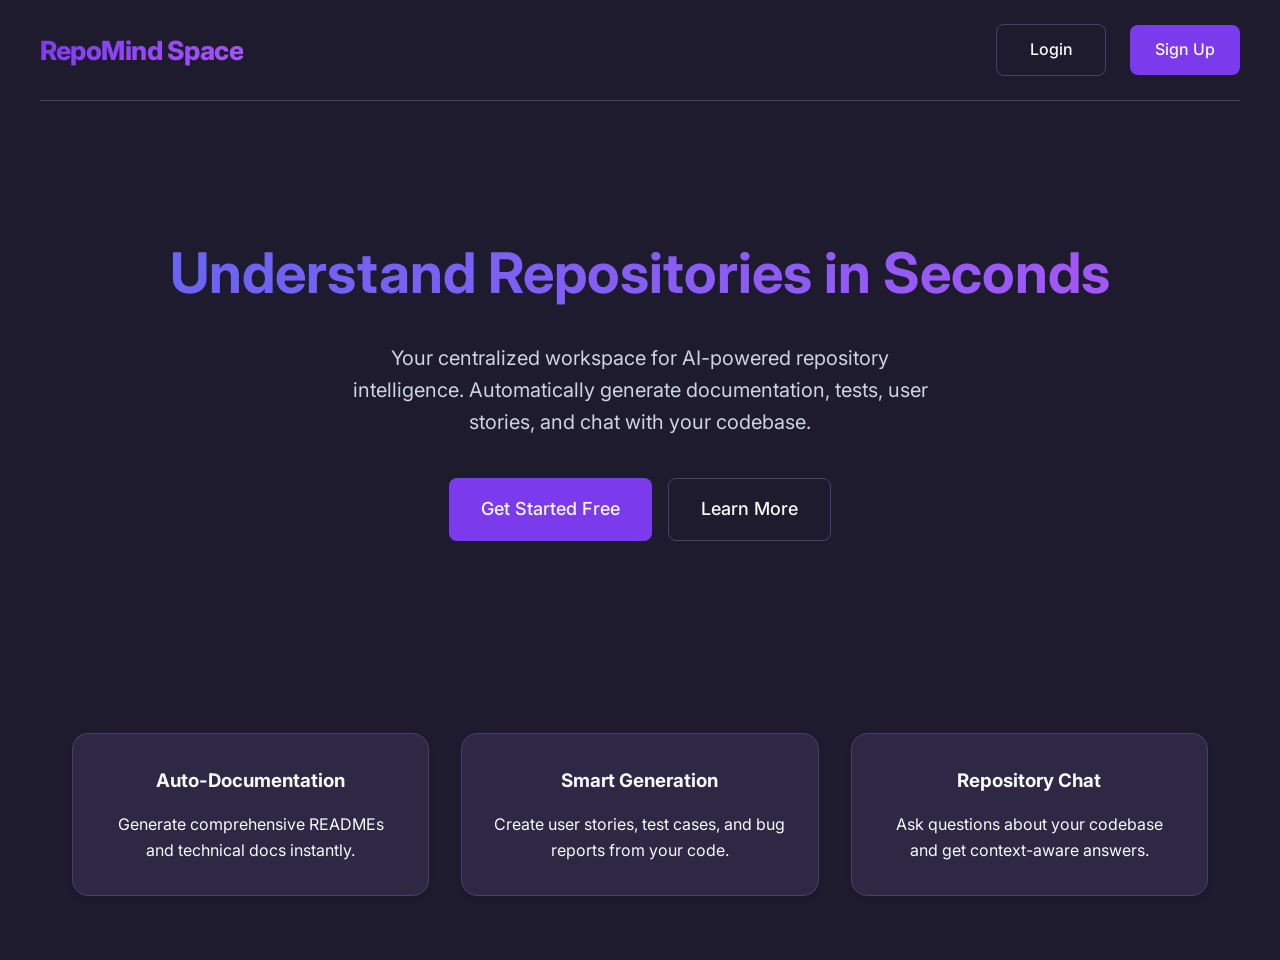
<file: index.html>
<!DOCTYPE html>
<html lang="en">
<head>
    <meta charset="UTF-8">
    <meta name="viewport" content="width=device-width, initial-scale=1.0">
    <title>RepoMind Space - AI-Powered Repository Intelligence</title>
    <link href="https://fonts.googleapis.com/css2?family=Inter:wght@400;500;600;700&display=swap" rel="stylesheet">
    <link rel="stylesheet" href="css/style.css">
    <style>
        .hero {
            padding: 8rem 0;
            text-align: center;
        }
        .hero h1 {
            font-size: 3.5rem;
            margin-bottom: 1.5rem;
            background: linear-gradient(to right, #6366f1, #a855f7);
            -webkit-background-clip: text;
            -webkit-text-fill-color: transparent;
        }
        .hero p {
            font-size: 1.25rem;
            color: var(--text-muted);
            max-width: 600px;
            margin: 0 auto 2.5rem;
        }
        .features {
            padding: 4rem 0;
        }
    </style>
</head>
<body>
    <nav class="navbar container">
        <a href="index.html" class="navbar-brand">RepoMind Space</a>
        <div id="nav-unauth" class="navbar-nav">
            <a href="pages/login.html" class="btn btn-secondary" style="width: 110px;">Login</a>
            <a href="pages/register.html" class="btn btn-primary" style="width: 110px;">Sign Up</a>
        </div>
        <div id="nav-auth" class="navbar-nav" style="display: none; align-items: center; gap: 1rem;">
            <a href="pages/profile.html" style="display: flex; align-items: center; gap: 0.5rem; text-decoration: none; color: var(--text-main);">
                <div style="width: 32px; height: 32px; border-radius: 50%; background: linear-gradient(135deg, #6366f1, #a855f7); display: flex; align-items: center; justify-content: center; color: var(--text-main); font-weight: 600; font-size: 0.85rem;">
                    JD
                </div>
                <span style="font-weight: 500;">Profile</span>
            </a>
            <a href="pages/dashboard.html" class="btn btn-primary" style="padding: 0.5rem 1.25rem;">Dashboard</a>
        </div>
    </nav>

    <main class="container">
        <section class="hero">
            <h1>Understand Repositories in Seconds</h1>
            <p>Your centralized workspace for AI-powered repository intelligence. Automatically generate documentation, tests, user stories, and chat with your codebase.</p>
            <div style="display: flex; gap: 1rem; justify-content: center;">
                <a href="pages/register.html" class="btn btn-primary" style="padding: 1rem 2rem; font-size: 1.125rem;">Get Started Free</a>
                <a href="#features" class="btn btn-secondary" style="padding: 1rem 2rem; font-size: 1.125rem;">Learn More</a>
            </div>
        </section>

        <section id="features" class="features grid grid-cols-3">
            <div class="card text-center animate-fade-up delay-100">
                <h3 class="mb-2">Auto-Documentation</h3>
                <p class="text-muted">Generate comprehensive READMEs and technical docs instantly.</p>
            </div>
            <div class="card text-center animate-fade-up delay-200">
                <h3 class="mb-2">Smart Generation</h3>
                <p class="text-muted">Create user stories, test cases, and bug reports from your code.</p>
            </div>
            <div class="card text-center animate-fade-up delay-300">
                <h3 class="mb-2">Repository Chat</h3>
                <p class="text-muted">Ask questions about your codebase and get context-aware answers.</p>
            </div>
        </section>
    </main>

    <script>
        // Check if user is logged in
        document.addEventListener('DOMContentLoaded', () => {
            const token = localStorage.getItem('token');
            if (token) {
                document.getElementById('nav-unauth').style.display = 'none';
                document.getElementById('nav-auth').style.display = 'flex';
            }
        });
    </script>
</body>
</html>
</file>
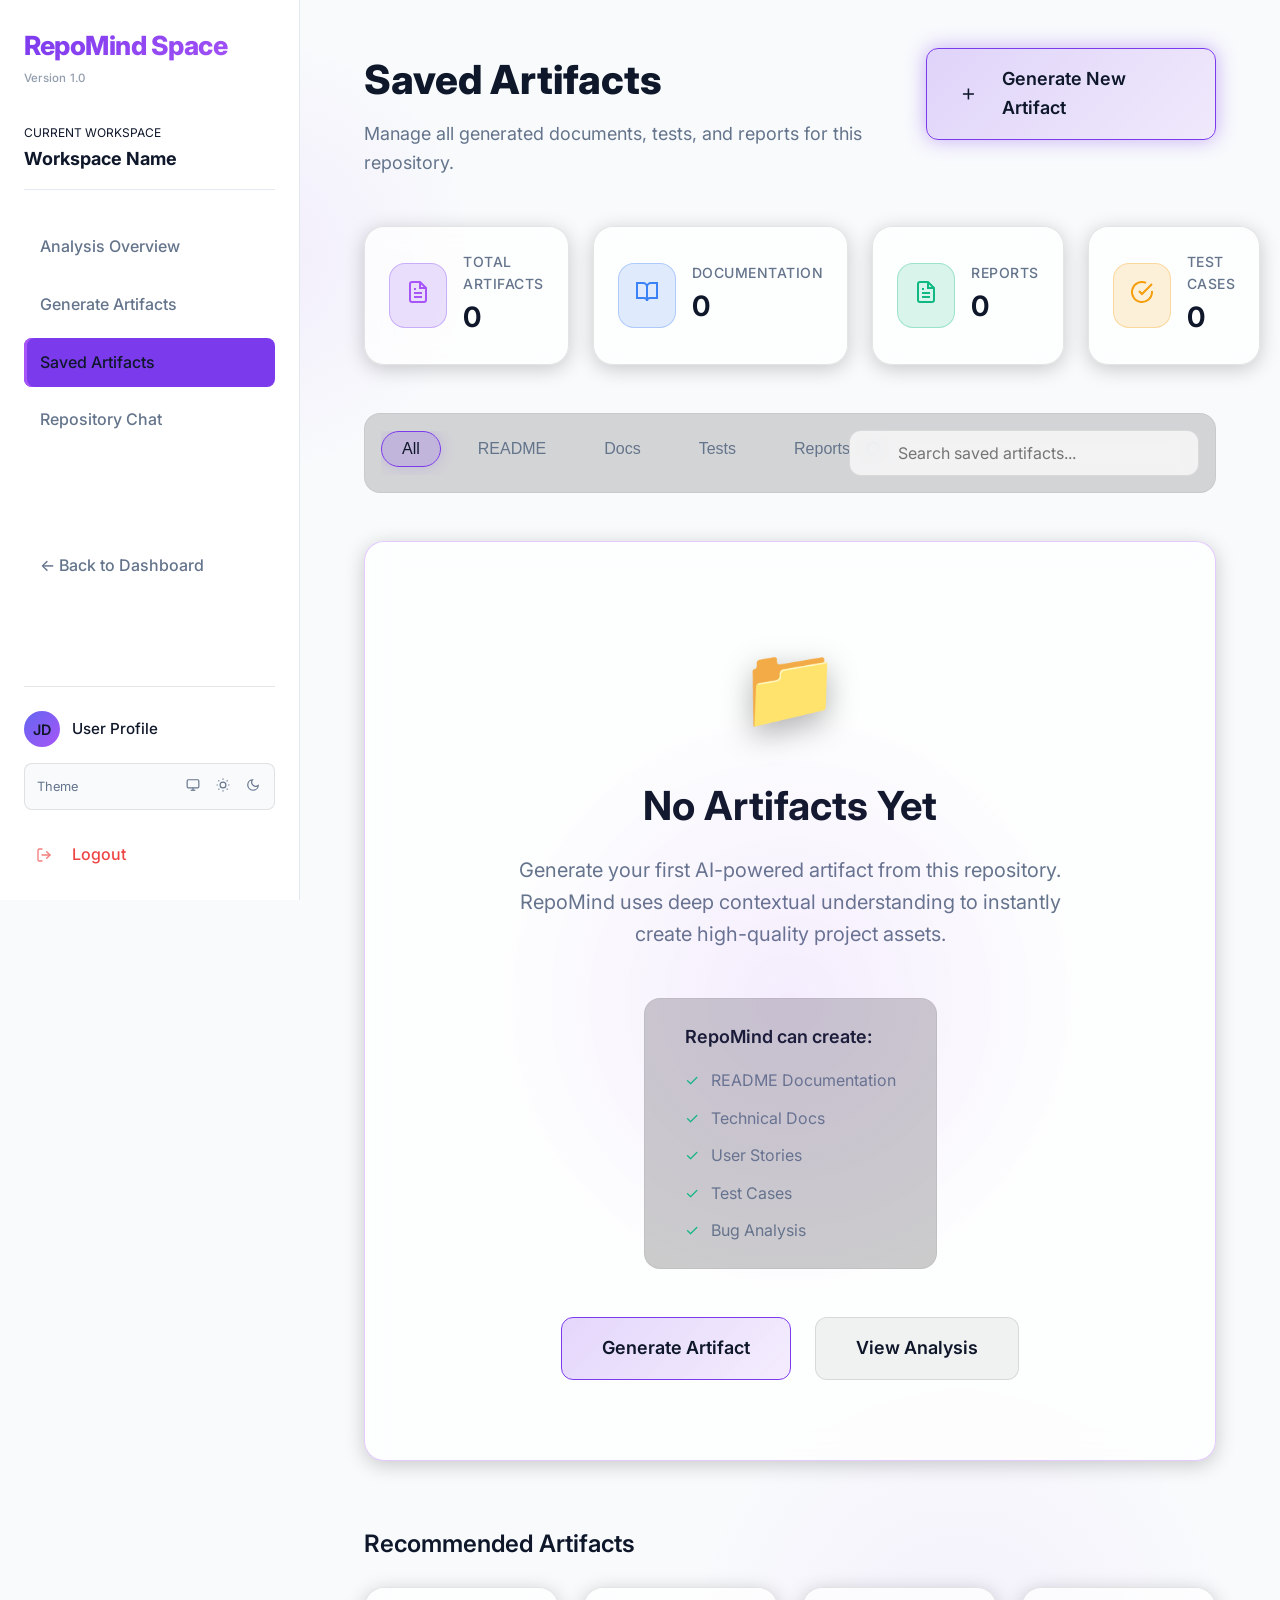
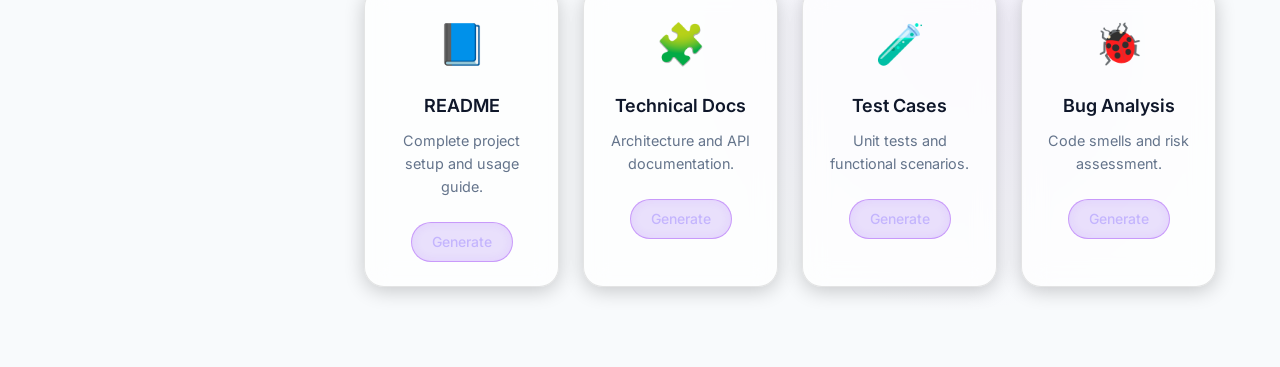
<file: pages/artifacts.html>
<!DOCTYPE html>
<html lang="en">

<head>
    <meta charset="UTF-8">
    <meta name="viewport" content="width=device-width, initial-scale=1.0">
    <title>Saved Artifacts - RepoMind Space</title>
    <link href="https://fonts.googleapis.com/css2?family=Inter:wght@400;500;600;700&display=swap" rel="stylesheet">
    <link rel="stylesheet" href="../css/style.css">
    <style>
        /* Modern Input Styling */
        .search-input {
            background: var(--glass-bg);
            border: 1px solid var(--alpha-10);
            color: var(--text-main);
            padding: 12px 20px 12px 48px;
            border-radius: 12px;
            width: 350px;
            font-family: 'Inter', sans-serif;
            font-size: 1rem;
            transition: all 0.3s ease;
            backdrop-filter: blur(12px);
        }

        .search-input:focus {
            outline: none;
            border-color: rgba(168, 85, 247, 0.5);
            box-shadow: 0 0 15px rgba(124, 58, 237, 0.2);
            background: var(--glass-hover-bg);
        }

        .search-icon-wrapper {
            position: absolute;
            left: 16px;
            top: 50%;
            transform: translateY(-50%);
            color: var(--text-muted);
            pointer-events: none;
        }

        /* Glassmorphism Cards */
        .glass-card {
            background: var(--glass-bg);
            backdrop-filter: blur(12px);
            border: 1px solid var(--alpha-10);
            border-radius: 20px;
            transition: all 0.3s ease;
            box-shadow: 0 4px 20px rgba(0, 0, 0, 0.2);
        }

        .glass-card:hover {
            border-color: rgba(168, 85, 247, 0.4);
            transform: translateY(-4px);
            box-shadow: 0 12px 30px rgba(124, 58, 237, 0.15);
        }

        /* Filter Tabs */
        .filter-tabs {
            display: flex;
            gap: 1rem;
            overflow-x: auto;
            padding-bottom: 0.5rem;
        }

        .filter-tab {
            background: transparent;
            border: 1px solid transparent;
            color: var(--text-muted);
            padding: 8px 20px;
            border-radius: 20px;
            cursor: pointer;
            font-weight: 500;
            font-size: 1rem;
            transition: all 0.2s ease;
            white-space: nowrap;
        }

        .filter-tab:hover {
            color: var(--text-main);
            background: var(--alpha-5);
        }

        .filter-tab.active {
            background: rgba(124, 58, 237, 0.2);
            border-color: var(--primary-color);
            color: var(--text-main);
            box-shadow: 0 0 15px rgba(124, 58, 237, 0.2);
        }

        /* Populated Grid */
        .artifact-grid {
            display: grid;
            grid-template-columns: repeat(auto-fill, minmax(350px, 1fr));
            gap: 2rem;
            display: none;
            /* Hidden by default until artifacts exist */
        }

        .artifact-item-card {
            display: flex;
            flex-direction: column;
            padding: 1.5rem;
        }
    </style>
    <script src="../js/theme.js"></script>
</head>

<body>
    <div class="app-layout">
        <!-- Sidebar -->
        <aside class="sidebar">
            <div class="mb-4">
                <a href="dashboard.html" class="navbar-brand" style="display: block;">RepoMind Space</a>
                <span class="version-text">Version 1.0</span>
            </div>
            <div class="mb-4" style="padding-bottom: 1rem; border-bottom: 1px solid var(--border-color);">
                <span class="text-muted" style="font-size: 0.75rem; text-transform: uppercase;">Current Workspace</span>
                <h3 style="font-size: 1.125rem;" id="workspaceNameHeader">Workspace Name</h3>
            </div>
            <nav class="sidebar-nav" style="margin-top: 0;">
                <a href="workspace-detail.html" class="sidebar-link">Analysis Overview</a>
                <a href="generate-artifact.html" class="sidebar-link">Generate Artifacts</a>
                <a href="artifacts.html" class="sidebar-link active">Saved Artifacts</a>
                <a href="repository-chat.html" class="sidebar-link">Repository Chat</a>
            </nav>
            <nav class="sidebar-nav" style="margin-top: auto;">
                <a href="dashboard.html" class="sidebar-link">← Back to Dashboard</a>
            </nav>

            <!-- User Profile Area (Unified) -->
            <div style="margin-top: auto; padding-top: 1.5rem; border-top: 1px solid var(--glass-border); display: flex; flex-direction: column; gap: 1rem;">
                <a href="profile.html" style="display: flex; align-items: center; gap: 0.75rem; text-decoration: none; color: var(--text-main);">
                    <div style="width: 36px; height: 36px; border-radius: 50%; background: linear-gradient(135deg, #6366f1, #a855f7); display: flex; align-items: center; justify-content: center; color: var(--text-main); font-weight: 600; font-size: 0.9rem;">JD</div>
                    <div style="font-size: 0.95rem; font-weight: 500;">User Profile</div>
                </a>
                
                <!-- Theme Switcher Pop-out -->
                <div class="theme-switcher-container" style="background: var(--bg-dark); border: 1px solid var(--glass-border); border-radius: 8px; padding: 0.5rem; display: flex; justify-content: space-between; align-items: center;">
                    <span style="font-size: 0.8rem; color: var(--text-muted); padding-left: 0.25rem;">Theme</span>
                    <div style="display: flex; gap: 0.25rem;">
                        <button onclick="setThemeMode('system')" title="System Theme" class="theme-btn" data-theme-btn="system" style="background: transparent; border: none; color: var(--text-muted); cursor: pointer; padding: 6px; border-radius: 6px;"><svg viewBox="0 0 24 24" fill="none" stroke="currentColor" stroke-width="2" style="width: 14px; height: 14px;"><rect x="2" y="3" width="20" height="14" rx="2" ry="2"></rect><line x1="8" y1="21" x2="16" y2="21"></line><line x1="12" y1="17" x2="12" y2="21"></line></svg></button>
                        <button onclick="setThemeMode('light')" title="Light Theme" class="theme-btn" data-theme-btn="light" style="background: transparent; border: none; color: var(--text-muted); cursor: pointer; padding: 6px; border-radius: 6px;"><svg viewBox="0 0 24 24" fill="none" stroke="currentColor" stroke-width="2" style="width: 14px; height: 14px;"><circle cx="12" cy="12" r="5"></circle><line x1="12" y1="1" x2="12" y2="3"></line><line x1="12" y1="21" x2="12" y2="23"></line><line x1="4.22" y1="4.22" x2="5.64" y2="5.64"></line><line x1="18.36" y1="18.36" x2="19.78" y2="19.78"></line><line x1="1" y1="12" x2="3" y2="12"></line><line x1="21" y1="12" x2="23" y2="12"></line><line x1="4.22" y1="19.78" x2="5.64" y2="18.36"></line><line x1="18.36" y1="5.64" x2="19.78" y2="4.22"></line></svg></button>
                        <button onclick="setThemeMode('dark')" title="Dark Theme" class="theme-btn" data-theme-btn="dark" style="background: transparent; border: none; color: var(--text-muted); cursor: pointer; padding: 6px; border-radius: 6px;"><svg viewBox="0 0 24 24" fill="none" stroke="currentColor" stroke-width="2" style="width: 14px; height: 14px;"><path d="M21 12.79A9 9 0 1 1 11.21 3 7 7 0 0 0 21 12.79z"></path></svg></button>
                    </div>
                </div>

                <a href="#" class="sidebar-link" id="logoutBtn" style="color: #ef4444; margin-top: 0.5rem; padding: 0.5rem 0.75rem;">
                    <svg viewBox="0 0 24 24" fill="none" stroke="currentColor" stroke-width="2" stroke-linecap="round" stroke-linejoin="round" style="width: 1rem; height: 1rem; margin-right: 0.5rem;"><path d="M9 21H5a2 2 0 0 1-2-2V5a2 2 0 0 1 2-2h4"></path><polyline points="16 17 21 12 16 7"></polyline><line x1="21" y1="12" x2="9" y2="12"></line></svg>
                    Logout
                </a>
            </div>
        </aside>

        <!-- Main Content -->
        <main class="main-content" style="padding: 3rem 4rem;">
            <div style="max-width: 1400px; margin: 0 auto;">

                <!-- HEADER & ACTION -->
                <header
                    style="display: flex; justify-content: space-between; align-items: flex-start; margin-bottom: 3rem;">
                    <div>
                        <h1 class="analysis-header-title">Saved Artifacts</h1>
                        <p class="analysis-body-text" style="font-size: 1.125rem; margin-top: 0.5rem;">Manage all
                            generated documents, tests, and reports for this repository.</p>
                    </div>
                    <a href="generate-artifact.html" class="action-btn-large primary"
                        style="text-decoration: none; padding: 1rem 2rem; font-size: 1.125rem; font-weight: 600; border-radius: 12px; box-shadow: 0 0 20px rgba(124, 58, 237, 0.4);">
                        <svg width="20" height="20" viewBox="0 0 24 24" fill="none" stroke="currentColor"
                            stroke-width="2" style="margin-right: 8px;">
                            <line x1="12" y1="5" x2="12" y2="19"></line>
                            <line x1="5" y1="12" x2="19" y2="12"></line>
                        </svg>
                        Generate New Artifact
                    </a>
                </header>

                <!-- STATISTICS ROW -->
                <div style="display: grid; grid-template-columns: repeat(4, 1fr); gap: 1.5rem; margin-bottom: 3rem;">
                    <div class="glass-card" style="padding: 1.5rem; display: flex; align-items: center; gap: 1rem;">
                        <div
                            style="background: rgba(124, 58, 237, 0.15); padding: 1rem; border-radius: 16px; color: #a855f7; border: 1px solid rgba(124, 58, 237, 0.3);">
                            <svg width="24" height="24" viewBox="0 0 24 24" fill="none" stroke="currentColor"
                                stroke-width="2">
                                <path d="M14 2H6a2 2 0 0 0-2 2v16a2 2 0 0 0 2 2h12a2 2 0 0 0 2-2V8z"></path>
                                <polyline points="14 2 14 8 20 8"></polyline>
                                <line x1="16" y1="13" x2="8" y2="13"></line>
                                <line x1="16" y1="17" x2="8" y2="17"></line>
                                <polyline points="10 9 9 9 8 9"></polyline>
                            </svg>
                        </div>
                        <div>
                            <div
                                style="color: var(--text-muted); font-size: 0.875rem; font-weight: 500; text-transform: uppercase; letter-spacing: 0.5px;">
                                Total Artifacts</div>
                            <div id="countTotal" style="font-size: 1.75rem; font-weight: 700; color: var(--text-main);">0</div>
                        </div>
                    </div>
                    <div class="glass-card" style="padding: 1.5rem; display: flex; align-items: center; gap: 1rem;">
                        <div
                            style="background: rgba(59, 130, 246, 0.15); padding: 1rem; border-radius: 16px; color: #3b82f6; border: 1px solid rgba(59, 130, 246, 0.3);">
                            <svg width="24" height="24" viewBox="0 0 24 24" fill="none" stroke="currentColor"
                                stroke-width="2">
                                <path d="M2 3h6a4 4 0 0 1 4 4v14a3 3 0 0 0-3-3H2z"></path>
                                <path d="M22 3h-6a4 4 0 0 0-4 4v14a3 3 0 0 1 3-3h7z"></path>
                            </svg>
                        </div>
                        <div>
                            <div
                                style="color: var(--text-muted); font-size: 0.875rem; font-weight: 500; text-transform: uppercase; letter-spacing: 0.5px;">
                                Documentation</div>
                            <div id="countDocs" style="font-size: 1.75rem; font-weight: 700; color: var(--text-main);">0</div>
                        </div>
                    </div>
                    <div class="glass-card" style="padding: 1.5rem; display: flex; align-items: center; gap: 1rem;">
                        <div
                            style="background: rgba(16, 185, 129, 0.15); padding: 1rem; border-radius: 16px; color: #10b981; border: 1px solid rgba(16, 185, 129, 0.3);">
                            <svg width="24" height="24" viewBox="0 0 24 24" fill="none" stroke="currentColor"
                                stroke-width="2">
                                <path d="M14 2H6a2 2 0 0 0-2 2v16a2 2 0 0 0 2 2h12a2 2 0 0 0 2-2V8z"></path>
                                <polyline points="14 2 14 8 20 8"></polyline>
                                <line x1="16" y1="13" x2="8" y2="13"></line>
                                <line x1="16" y1="17" x2="8" y2="17"></line>
                                <polyline points="10 9 9 9 8 9"></polyline>
                            </svg>
                        </div>
                        <div>
                            <div
                                style="color: var(--text-muted); font-size: 0.875rem; font-weight: 500; text-transform: uppercase; letter-spacing: 0.5px;">
                                Reports</div>
                            <div id="countReports" style="font-size: 1.75rem; font-weight: 700; color: var(--text-main);">0</div>
                        </div>
                    </div>
                    <div class="glass-card" style="padding: 1.5rem; display: flex; align-items: center; gap: 1rem;">
                        <div
                            style="background: rgba(245, 158, 11, 0.15); padding: 1rem; border-radius: 16px; color: #f59e0b; border: 1px solid rgba(245, 158, 11, 0.3);">
                            <svg width="24" height="24" viewBox="0 0 24 24" fill="none" stroke="currentColor"
                                stroke-width="2">
                                <path d="M22 11.08V12a10 10 0 1 1-5.93-9.14"></path>
                                <polyline points="22 4 12 14.01 9 11.01"></polyline>
                            </svg>
                        </div>
                        <div>
                            <div
                                style="color: var(--text-muted); font-size: 0.875rem; font-weight: 500; text-transform: uppercase; letter-spacing: 0.5px;">
                                Test Cases</div>
                            <div id="countTests" style="font-size: 1.75rem; font-weight: 700; color: var(--text-main);">0</div>
                        </div>
                    </div>
                </div>

                <!-- TOOLBAR -->
                <div
                    style="display: flex; justify-content: space-between; align-items: center; margin-bottom: 3rem; background: rgba(0,0,0,0.15); padding: 1rem; border-radius: 16px; border: 1px solid var(--alpha-5);">
                    <div class="filter-tabs">
                        <button class="filter-tab active">All</button>
                        <button class="filter-tab">README</button>
                        <button class="filter-tab">Docs</button>
                        <button class="filter-tab">Tests</button>
                        <button class="filter-tab">Reports</button>
                        <button class="filter-tab">User Stories</button>
                    </div>
                    <div style="position: relative;">
                        <div class="search-icon-wrapper">
                            <svg width="18" height="18" viewBox="0 0 24 24" fill="none" stroke="currentColor"
                                stroke-width="2">
                                <circle cx="11" cy="11" r="8"></circle>
                                <line x1="21" y1="21" x2="16.65" y2="16.65"></line>
                            </svg>
                        </div>
                        <input type="text" class="search-input" placeholder="Search saved artifacts...">
                    </div>
                </div>

                <!-- EMPTY STATE HERO (Default View) -->
                <div id="emptyStateContainer">
                    <div class="glass-card"
                        style="padding: 5rem 4rem; text-align: center; margin-bottom: 4rem; position: relative; overflow: hidden; border-color: rgba(168, 85, 247, 0.3);">
                        <div
                            style="position: absolute; top: 50%; left: 50%; transform: translate(-50%, -50%); width: 600px; height: 600px; background: radial-gradient(circle, rgba(168, 85, 247, 0.1) 0%, transparent 70%); pointer-events: none;">
                        </div>

                        <div
                            style="font-size: 5rem; margin-bottom: 1.5rem; filter: drop-shadow(0 10px 15px rgba(0,0,0,0.3));">
                            📁</div>
                        <h2 style="font-size: 2.5rem; font-weight: 700; color: var(--text-main); margin-bottom: 1rem;">No Artifacts
                            Yet</h2>
                        <p
                            style="color: var(--text-muted); font-size: 1.25rem; max-width: 600px; margin: 0 auto 3rem; line-height: 1.6;">
                            Generate your first AI-powered artifact from this repository. RepoMind uses deep contextual
                            understanding to instantly create high-quality project assets.
                        </p>

                        <div
                            style="display: flex; justify-content: center; gap: 2rem; margin-bottom: 3rem; text-align: left;">
                            <div
                                style="background: rgba(0,0,0,0.2); border: 1px solid var(--alpha-5); padding: 1.5rem 2.5rem; border-radius: 16px;">
                                <h4 style="color: var(--text-main); font-weight: 600; margin-bottom: 1rem; font-size: 1.125rem;">
                                    RepoMind can create:</h4>
                                <ul style="list-style: none; padding: 0; margin: 0;">
                                    <li
                                        style="color: var(--text-muted); margin-bottom: 0.75rem; display: flex; align-items: center;">
                                        <span style="color: var(--success); margin-right: 12px;">✓</span> README
                                        Documentation</li>
                                    <li
                                        style="color: var(--text-muted); margin-bottom: 0.75rem; display: flex; align-items: center;">
                                        <span style="color: var(--success); margin-right: 12px;">✓</span> Technical Docs
                                    </li>
                                    <li
                                        style="color: var(--text-muted); margin-bottom: 0.75rem; display: flex; align-items: center;">
                                        <span style="color: var(--success); margin-right: 12px;">✓</span> User Stories
                                    </li>
                                    <li
                                        style="color: var(--text-muted); margin-bottom: 0.75rem; display: flex; align-items: center;">
                                        <span style="color: var(--success); margin-right: 12px;">✓</span> Test Cases
                                    </li>
                                    <li style="color: var(--text-muted); display: flex; align-items: center;"><span
                                            style="color: var(--success); margin-right: 12px;">✓</span> Bug Analysis
                                    </li>
                                </ul>
                            </div>
                        </div>

                        <div style="display: flex; justify-content: center; gap: 1.5rem;">
                            <a href="generate-artifact.html" class="action-btn-large primary"
                                style="text-decoration: none; padding: 1rem 2.5rem; font-size: 1.125rem;">Generate
                                Artifact</a>
                            <a href="workspace-detail.html" class="action-btn-large"
                                style="text-decoration: none; padding: 1rem 2.5rem; font-size: 1.125rem; background: var(--alpha-5); border: 1px solid var(--alpha-10); color: var(--text-main);">View
                                Analysis</a>
                        </div>
                    </div>

                    <!-- RECOMMENDED ARTIFACTS GRID (Shown when empty) -->
                    <div style="margin-bottom: 2rem;">
                        <h3 style="font-size: 1.5rem; font-weight: 600; color: var(--text-main); margin-bottom: 1.5rem;">
                            Recommended Artifacts</h3>
                        <div style="display: grid; grid-template-columns: repeat(4, 1fr); gap: 1.5rem;">
                            <div class="glass-card" style="padding: 1.5rem; text-align: center;">
                                <div style="font-size: 2.5rem; margin-bottom: 1rem;">📘</div>
                                <h4 style="color: var(--text-main); font-weight: 600; margin-bottom: 0.5rem; font-size: 1.125rem;">
                                    README</h4>
                                <p style="color: var(--text-muted); font-size: 0.9rem; margin-bottom: 1.5rem;">Complete
                                    project setup and usage guide.</p>
                                <a href="generate-artifact.html" class="tech-pill"
                                    style="text-decoration: none; display: inline-block; padding: 8px 20px; border: 1px solid rgba(168, 85, 247, 0.5); color: #c4b5fd;">Generate</a>
                            </div>
                            <div class="glass-card" style="padding: 1.5rem; text-align: center;">
                                <div style="font-size: 2.5rem; margin-bottom: 1rem;">🧩</div>
                                <h4 style="color: var(--text-main); font-weight: 600; margin-bottom: 0.5rem; font-size: 1.125rem;">
                                    Technical Docs</h4>
                                <p style="color: var(--text-muted); font-size: 0.9rem; margin-bottom: 1.5rem;">
                                    Architecture and API documentation.</p>
                                <a href="generate-artifact.html" class="tech-pill"
                                    style="text-decoration: none; display: inline-block; padding: 8px 20px; border: 1px solid rgba(168, 85, 247, 0.5); color: #c4b5fd;">Generate</a>
                            </div>
                            <div class="glass-card" style="padding: 1.5rem; text-align: center;">
                                <div style="font-size: 2.5rem; margin-bottom: 1rem;">🧪</div>
                                <h4 style="color: var(--text-main); font-weight: 600; margin-bottom: 0.5rem; font-size: 1.125rem;">
                                    Test Cases</h4>
                                <p style="color: var(--text-muted); font-size: 0.9rem; margin-bottom: 1.5rem;">Unit
                                    tests and functional scenarios.</p>
                                <a href="generate-artifact.html" class="tech-pill"
                                    style="text-decoration: none; display: inline-block; padding: 8px 20px; border: 1px solid rgba(168, 85, 247, 0.5); color: #c4b5fd;">Generate</a>
                            </div>
                            <div class="glass-card" style="padding: 1.5rem; text-align: center;">
                                <div style="font-size: 2.5rem; margin-bottom: 1rem;">🐞</div>
                                <h4 style="color: var(--text-main); font-weight: 600; margin-bottom: 0.5rem; font-size: 1.125rem;">
                                    Bug Analysis</h4>
                                <p style="color: var(--text-muted); font-size: 0.9rem; margin-bottom: 1.5rem;">Code
                                    smells and risk assessment.</p>
                                <a href="generate-artifact.html" class="tech-pill"
                                    style="text-decoration: none; display: inline-block; padding: 8px 20px; border: 1px solid rgba(168, 85, 247, 0.5); color: #c4b5fd;">Generate</a>
                            </div>
                        </div>
                    </div>
                </div>

                <!-- POPULATED GRID (Hidden until artifacts exist) -->
                <!-- We keep this here so the layout is ready when dynamic artifacts are loaded -->
                <div id="populatedGridContainer" class="artifact-grid">
                    <!-- Example Populated Card (Static for demonstration) -->
                    <!--
                    <div class="glass-card artifact-item-card">
                        <div style="display: flex; justify-content: space-between; margin-bottom: 1rem;">
                            <div style="display: flex; align-items: center; gap: 0.75rem;">
                                <span style="font-size: 1.5rem;">📘</span>
                                <span class="tech-pill" style="background: rgba(124, 58, 237, 0.15); color: #c4b5fd; border: none;">Documentation</span>
                            </div>
                            <span style="color: var(--text-muted); font-size: 0.8rem;">Just now</span>
                        </div>
                        <h3 style="color: var(--text-main); font-size: 1.25rem; font-weight: 600; margin-bottom: 0.5rem;">Main README.md</h3>
                        <p style="color: var(--text-muted); font-size: 0.9rem; line-height: 1.5; margin-bottom: 1.5rem; flex-grow: 1;">
                            Complete project setup instructions and feature overview.
                        </p>
                        <div style="display: flex; gap: 0.5rem; border-top: 1px solid var(--alpha-5); padding-top: 1rem;">
                            <button class="tech-pill" style="flex: 1; justify-content: center; background: var(--alpha-5); border-color: var(--alpha-10); color: var(--text-main);">View</button>
                            <button class="tech-pill" style="flex: 1; justify-content: center; background: var(--alpha-5); border-color: var(--alpha-10); color: var(--text-main);">Download</button>
                            <button class="tech-pill" style="padding: 8px 12px; background: rgba(239, 68, 68, 0.1); border-color: rgba(239, 68, 68, 0.2); color: #ef4444;">
                                <svg width="16" height="16" viewBox="0 0 24 24" fill="none" stroke="currentColor" stroke-width="2"><polyline points="3 6 5 6 21 6"></polyline><path d="M19 6v14a2 2 0 0 1-2 2H7a2 2 0 0 1-2-2V6m3 0V4a2 2 0 0 1 2-2h4a2 2 0 0 1 2 2v2"></path></svg>
                            </button>
                        </div>
                    </div>
                    -->
                </div>

            </div>
        </main>
    </div>

    <script src="../js/analysis.js"></script>
    <script src="../js/artifacts.js"></script>
    <script>
        // Simple script to handle filter tab active states
        document.querySelectorAll('.filter-tab').forEach(tab => {
            tab.addEventListener('click', function () {
                document.querySelectorAll('.filter-tab').forEach(t => t.classList.remove('active'));
                this.classList.add('active');
            });
        });
    </script>
</body>
</html>
</file>
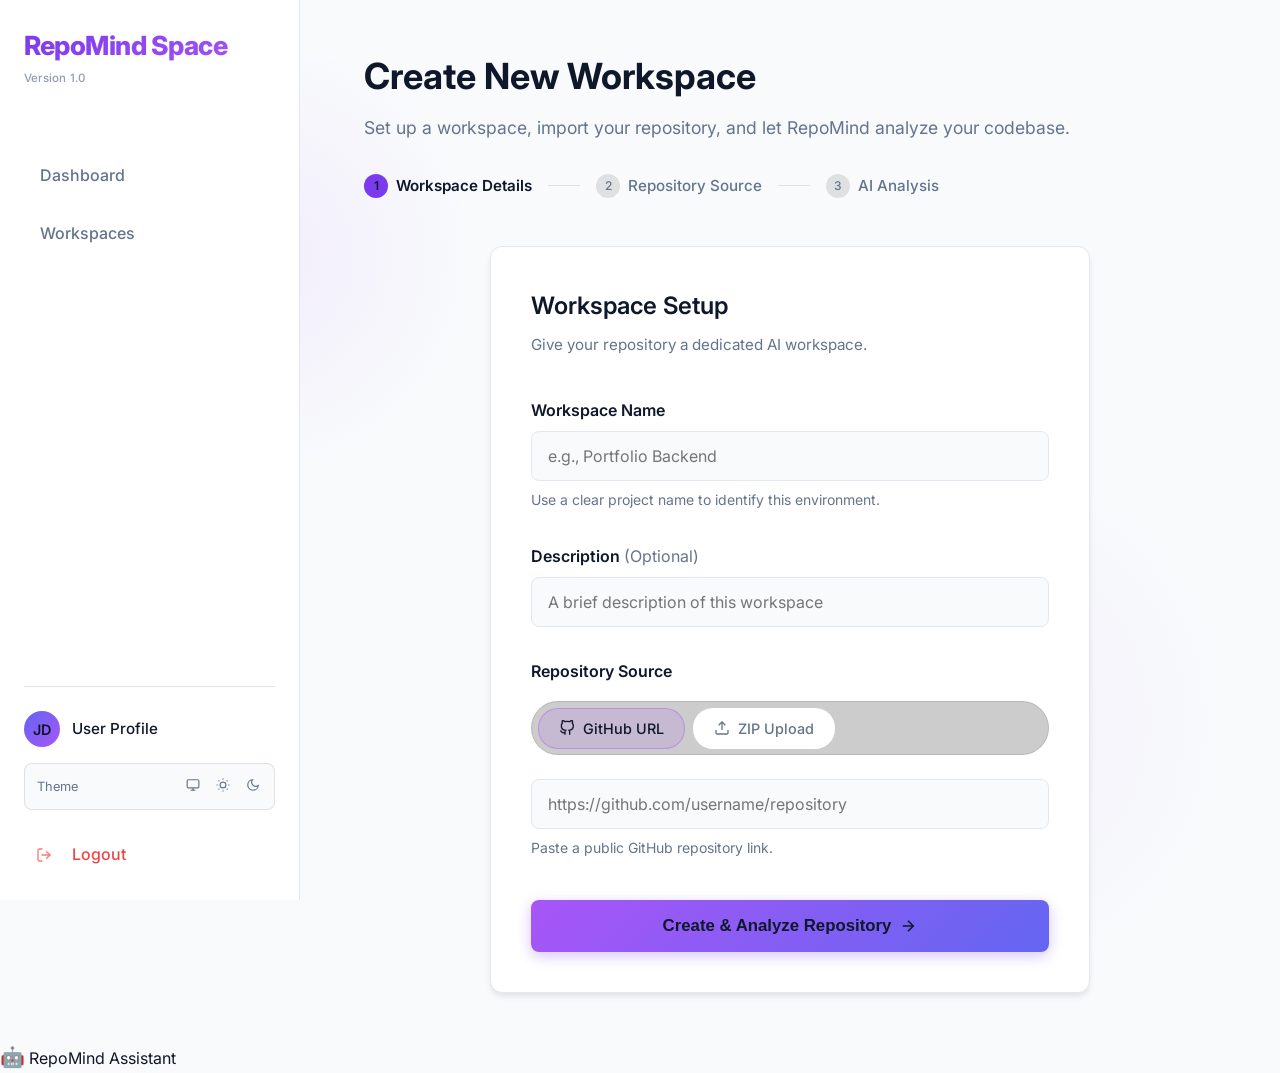
<file: pages/create-workspace.html>
<!DOCTYPE html>
<html lang="en">

<head>
    <meta charset="UTF-8">
    <meta name="viewport" content="width=device-width, initial-scale=1.0">
    <title>Create Workspace - RepoMind Space</title>
    <link href="https://fonts.googleapis.com/css2?family=Inter:wght@400;500;600;700&display=swap" rel="stylesheet">
    <link rel="stylesheet" href="../css/style.css">
    <style>
        .page-container {
            max-width: 1200px;
            margin: 0 auto;
            padding: 3rem 4rem;
        }

        .saas-grid {
            display: grid;
            grid-template-columns: 7fr 3fr;
            gap: 3rem;
            align-items: start;
        }

        .form-card {
            background: var(--glass-bg);
            backdrop-filter: blur(12px);
            border: 1px solid var(--alpha-10);
            border-radius: 16px;
            padding: 2.5rem;
            max-width: 750px;
            box-shadow: 0 4px 24px rgba(0, 0, 0, 0.2);
        }

        .sticky-info-card {
            background: rgba(30, 27, 46, 0.4);
            border: 1px solid var(--alpha-5);
            border-radius: 16px;
            padding: 2rem;
            position: sticky;
            top: 2rem;
        }

        .form-group-saas {
            margin-bottom: 2rem;
        }

        .form-label-saas {
            display: block;
            font-weight: 600;
            font-size: 1rem;
            color: var(--text-main);
            margin-bottom: 0.5rem;
        }

        .form-input-saas {
            width: 100%;
            padding: 0.875rem 1rem;
            font-size: 1rem;
            background: var(--bg-dark);
            border: 1px solid var(--border-color);
            border-radius: 8px;
            color: var(--text-main);
            transition: border-color 0.2s ease, box-shadow 0.2s ease;
            font-family: 'Inter', sans-serif;
        }

        .form-input-saas:focus {
            outline: none;
            border-color: rgba(168, 85, 247, 0.6);
            box-shadow: 0 0 0 2px rgba(168, 85, 247, 0.2);
        }

        .form-helper-saas {
            display: block;
            margin-top: 0.5rem;
            color: var(--text-muted);
            font-size: 0.875rem;
        }

        .btn-saas-primary {
            display: inline-flex;
            align-items: center;
            justify-content: center;
            gap: 0.5rem;
            background: linear-gradient(135deg, #a855f7, #6366f1);
            color: var(--text-main);
            font-weight: 600;
            font-size: 1.05rem;
            padding: 1rem 2rem;
            border-radius: 8px;
            border: none;
            cursor: pointer;
            transition: transform 0.2s ease, box-shadow 0.2s ease;
            box-shadow: 0 4px 14px rgba(124, 58, 237, 0.3);
            text-decoration: none;
        }

        .btn-saas-primary:hover {
            transform: translateY(-2px);
            box-shadow: 0 6px 20px rgba(124, 58, 237, 0.4);
        }

        .pill-tabs {
            display: flex;
            gap: 0.5rem;
            margin-bottom: 2rem;
        }

        .pill-tab {
            padding: 0.5rem 1.25rem;
            border-radius: 20px;
            font-size: 0.9rem;
            font-weight: 500;
            cursor: pointer;
            border: 1px solid transparent;
            transition: all 0.2s ease;
            display: flex;
            align-items: center;
            gap: 0.5rem;
            background: var(--bg-card);
            color: var(--text-muted);
        }

        .pill-tab.active {
            background: rgba(168, 85, 247, 0.15);
            color: var(--text-main);
            border-color: rgba(168, 85, 247, 0.4);
        }

        .step-indicator {
            display: flex;
            align-items: center;
            gap: 1rem;
            margin-bottom: 3rem;
        }

        .step {
            display: flex;
            align-items: center;
            gap: 0.5rem;
            color: var(--text-muted);
            font-size: 0.95rem;
            font-weight: 500;
        }

        .step.active {
            color: var(--text-main);
            font-weight: 600;
        }

        .step-circle {
            width: 24px;
            height: 24px;
            border-radius: 50%;
            display: flex;
            align-items: center;
            justify-content: center;
            font-size: 0.75rem;
            background: var(--glass-border);
        }

        .step.active .step-circle {
            background: var(--primary-color);
            color: var(--text-main);
        }

        .step-line {
            width: 32px;
            height: 1px;
            background: var(--glass-border);
        }

        .info-item {
            display: flex;
            align-items: flex-start;
            gap: 1rem;
            margin-bottom: 1.5rem;
        }

        .info-icon {
            color: var(--primary-color);
            margin-top: 2px;
        }
    </style>
    <script src="../js/theme.js"></script>
</head>

<body>
    <div class="app-layout">
        <!-- Sidebar -->
        <aside class="sidebar">
            <div class="mb-4">
                <a href="dashboard.html" class="navbar-brand" style="display: block;">RepoMind Space</a>
                <span class="version-text">Version 1.0</span>
            </div>
            <nav class="sidebar-nav">
                <a href="dashboard.html" class="sidebar-link">Dashboard</a>
                <a href="workspaces.html" class="sidebar-link">Workspaces</a>
            </nav>
            
            <!-- User Profile Area (Unified) -->
            <div style="margin-top: auto; padding-top: 1.5rem; border-top: 1px solid var(--glass-border); display: flex; flex-direction: column; gap: 1rem;">
                <a href="profile.html" style="display: flex; align-items: center; gap: 0.75rem; text-decoration: none; color: var(--text-main);">
                    <div style="width: 36px; height: 36px; border-radius: 50%; background: linear-gradient(135deg, #6366f1, #a855f7); display: flex; align-items: center; justify-content: center; color: var(--text-main); font-weight: 600; font-size: 0.9rem;">JD</div>
                    <div style="font-size: 0.95rem; font-weight: 500;">User Profile</div>
                </a>
                
                <!-- Theme Switcher Pop-out -->
                <div class="theme-switcher-container" style="background: var(--bg-dark); border: 1px solid var(--glass-border); border-radius: 8px; padding: 0.5rem; display: flex; justify-content: space-between; align-items: center;">
                    <span style="font-size: 0.8rem; color: var(--text-muted); padding-left: 0.25rem;">Theme</span>
                    <div style="display: flex; gap: 0.25rem;">
                        <button onclick="setThemeMode('system')" title="System Theme" class="theme-btn" data-theme-btn="system" style="background: transparent; border: none; color: var(--text-muted); cursor: pointer; padding: 6px; border-radius: 6px;"><svg viewBox="0 0 24 24" fill="none" stroke="currentColor" stroke-width="2" style="width: 14px; height: 14px;"><rect x="2" y="3" width="20" height="14" rx="2" ry="2"></rect><line x1="8" y1="21" x2="16" y2="21"></line><line x1="12" y1="17" x2="12" y2="21"></line></svg></button>
                        <button onclick="setThemeMode('light')" title="Light Theme" class="theme-btn" data-theme-btn="light" style="background: transparent; border: none; color: var(--text-muted); cursor: pointer; padding: 6px; border-radius: 6px;"><svg viewBox="0 0 24 24" fill="none" stroke="currentColor" stroke-width="2" style="width: 14px; height: 14px;"><circle cx="12" cy="12" r="5"></circle><line x1="12" y1="1" x2="12" y2="3"></line><line x1="12" y1="21" x2="12" y2="23"></line><line x1="4.22" y1="4.22" x2="5.64" y2="5.64"></line><line x1="18.36" y1="18.36" x2="19.78" y2="19.78"></line><line x1="1" y1="12" x2="3" y2="12"></line><line x1="21" y1="12" x2="23" y2="12"></line><line x1="4.22" y1="19.78" x2="5.64" y2="18.36"></line><line x1="18.36" y1="5.64" x2="19.78" y2="4.22"></line></svg></button>
                        <button onclick="setThemeMode('dark')" title="Dark Theme" class="theme-btn" data-theme-btn="dark" style="background: transparent; border: none; color: var(--text-muted); cursor: pointer; padding: 6px; border-radius: 6px;"><svg viewBox="0 0 24 24" fill="none" stroke="currentColor" stroke-width="2" style="width: 14px; height: 14px;"><path d="M21 12.79A9 9 0 1 1 11.21 3 7 7 0 0 0 21 12.79z"></path></svg></button>
                    </div>
                </div>

                <a href="#" class="sidebar-link" id="logoutBtn" style="color: #ef4444; margin-top: 0.5rem; padding: 0.5rem 0.75rem;">
                    <svg viewBox="0 0 24 24" fill="none" stroke="currentColor" stroke-width="2" stroke-linecap="round" stroke-linejoin="round" style="width: 1rem; height: 1rem; margin-right: 0.5rem;"><path d="M9 21H5a2 2 0 0 1-2-2V5a2 2 0 0 1 2-2h4"></path><polyline points="16 17 21 12 16 7"></polyline><line x1="21" y1="12" x2="9" y2="12"></line></svg>
                    Logout
                </a>
            </div>
        </aside>

        <!-- Main Content -->
        <main class="main-content" style="padding: 0;">
            <div class="page-container">

                <header style="margin-bottom: 2rem;">
                    <h1 style="font-size: 2.25rem; font-weight: 700; color: var(--text-main); margin-bottom: 0.5rem;">Create New
                        Workspace</h1>
                    <p style="color: var(--text-muted); font-size: 1.1rem;">Set up a workspace, import your repository,
                        and let RepoMind analyze your codebase.</p>
                </header>

                <div class="step-indicator">
                    <div class="step active">
                        <div class="step-circle">1</div>
                        Workspace Details
                    </div>
                    <div class="step-line"></div>
                    <div class="step">
                        <div class="step-circle">2</div>
                        Repository Source
                    </div>
                    <div class="step-line"></div>
                    <div class="step">
                        <div class="step-circle">3</div>
                        AI Analysis
                    </div>
                </div>

                <div style="max-width: 600px; margin: 0 auto; background: var(--bg-card); border: 1px solid var(--border-color); border-radius: 12px; padding: 2.5rem; box-shadow: 0 4px 6px -1px rgba(0,0,0,0.1);">
                    <h2 style="font-size: 1.5rem; font-weight: 600; color: var(--text-main); margin-bottom: 0.5rem;">Workspace Setup</h2>
                    <p style="color: var(--text-muted); font-size: 0.95rem; margin-bottom: 2.5rem;">Give your repository a dedicated AI workspace.</p>

                    <form id="ingestForm">
                        <div class="form-group-saas">
                            <label class="form-label-saas" for="workspaceName">Workspace Name</label>
                            <input type="text" id="workspaceName" class="form-input-saas" required placeholder="e.g., Portfolio Backend">
                            <span class="form-helper-saas">Use a clear project name to identify this environment.</span>
                        </div>

                        <div class="form-group-saas">
                            <label class="form-label-saas" for="workspaceDesc">Description <span style="font-weight: 400; color: var(--text-muted);">(Optional)</span></label>
                            <input type="text" id="workspaceDesc" class="form-input-saas" placeholder="A brief description of this workspace">
                        </div>

                        <label class="form-label-saas" style="margin-bottom: 1rem;">Repository Source</label>
                        <div class="pill-tabs" style="margin-bottom: 1.5rem;">
                            <div class="pill-tab active" id="tabGithub">
                                <svg width="16" height="16" viewBox="0 0 24 24" fill="none" stroke="currentColor" stroke-width="2">
                                    <path d="M9 19c-5 1.5-5-2.5-7-3m14 6v-3.87a3.37 3.37 0 0 0-.94-2.61c3.14-.35 6.44-1.54 6.44-7A5.44 5.44 0 0 0 20 4.77 5.07 5.07 0 0 0 19.91 1S18.73.65 16 2.48a13.38 13.38 0 0 0-7 0C6.27.65 5.09 1 5.09 1A5.07 5.07 0 0 0 5 4.77a5.44 5.44 0 0 0-1.5 3.78c0 5.42 3.3 6.61 6.44 7A3.37 3.37 0 0 0 9 18.13V22"></path>
                                </svg>
                                GitHub URL
                            </div>
                            <div class="pill-tab" id="tabZip">
                                <svg width="16" height="16" viewBox="0 0 24 24" fill="none" stroke="currentColor" stroke-width="2">
                                    <path d="M21 15v4a2 2 0 0 1-2 2H5a2 2 0 0 1-2-2v-4"></path>
                                    <polyline points="17 8 12 3 7 8"></polyline>
                                    <line x1="12" y1="3" x2="12" y2="15"></line>
                                </svg>
                                ZIP Upload
                            </div>
                        </div>

                        <div id="githubSection" class="form-group-saas" style="margin-bottom: 2.5rem;">
                            <input type="url" id="repoUrl" class="form-input-saas" placeholder="https://github.com/username/repository" required>
                            <span class="form-helper-saas">Paste a public GitHub repository link.</span>
                        </div>

                        <div id="zipSection" class="form-group-saas" style="display: none; margin-bottom: 2.5rem;">
                            <div style="border: 2px dashed var(--alpha-10); border-radius: 8px; padding: 2rem; text-align: center; cursor: pointer; transition: all 0.2s ease;">
                                <svg width="24" height="24" viewBox="0 0 24 24" fill="none" stroke="var(--text-muted)" stroke-width="2" style="margin-bottom: 1rem;">
                                    <path d="M21 15v4a2 2 0 0 1-2 2H5a2 2 0 0 1-2-2v-4"></path>
                                    <polyline points="17 8 12 3 7 8"></polyline>
                                    <line x1="12" y1="3" x2="12" y2="15"></line>
                                </svg>
                                <p style="color: var(--text-main); font-weight: 500; margin-bottom: 0.25rem;">Click to upload or drag and drop</p>
                                <p style="color: var(--text-muted); font-size: 0.85rem;">ZIP archive (max. 50MB)</p>
                                <input type="file" id="zipFile" accept=".zip" style="display: none;">
                            </div>
                        </div>

                        <button type="submit" class="btn-saas-primary" style="width: 100%;">
                            Create & Analyze Repository
                            <svg width="18" height="18" viewBox="0 0 24 24" fill="none" stroke="currentColor" stroke-width="2">
                                <line x1="5" y1="12" x2="19" y2="12"></line>
                                <polyline points="12 5 19 12 12 19"></polyline>
                            </svg>
                        </button>
                    </form>
                </div>
            </div>
        </main>
    </div>

    <script src="../js/auth.js"></script>
    <script src="../js/workspace.js"></script>
    <script>
        // Tab toggling logic
        const tabGithub = document.getElementById('tabGithub');
        const tabZip = document.getElementById('tabZip');
        const githubSection = document.getElementById('githubSection');
        const zipSection = document.getElementById('zipSection');

        tabGithub.addEventListener('click', () => {
            tabGithub.classList.add('active');
            tabZip.classList.remove('active');
            githubSection.style.display = 'block';
            zipSection.style.display = 'none';
        });

        tabZip.addEventListener('click', () => {
            tabZip.classList.add('active');
            tabGithub.classList.remove('active');
            zipSection.style.display = 'block';
            githubSection.style.display = 'none';
        });

        // Dropzone interaction
        const dropzone = document.getElementById('dropzone');
        const fileInput = document.getElementById('repoZip');

        dropzone.addEventListener('click', () => fileInput.click());

        ['dragover', 'dragenter'].forEach(evt => {
            dropzone.addEventListener(evt, (e) => {
                e.preventDefault();
                dropzone.style.borderColor = 'rgba(168, 85, 247, 0.5)';
                dropzone.style.background = 'rgba(168, 85, 247, 0.05)';
            });
        });

        ['dragleave', 'dragend', 'drop'].forEach(evt => {
            dropzone.addEventListener(evt, (e) => {
                e.preventDefault();
                dropzone.style.borderColor = 'var(--alpha-20)';
                dropzone.style.background = 'rgba(0,0,0,0.2)';
            });
        });
    </script>
</body>

</html>
<span class="ai-fab-icon" style="font-size: 1.25rem;">🤖</span>
RepoMind Assistant
</a>
</body>

</html>
</file>
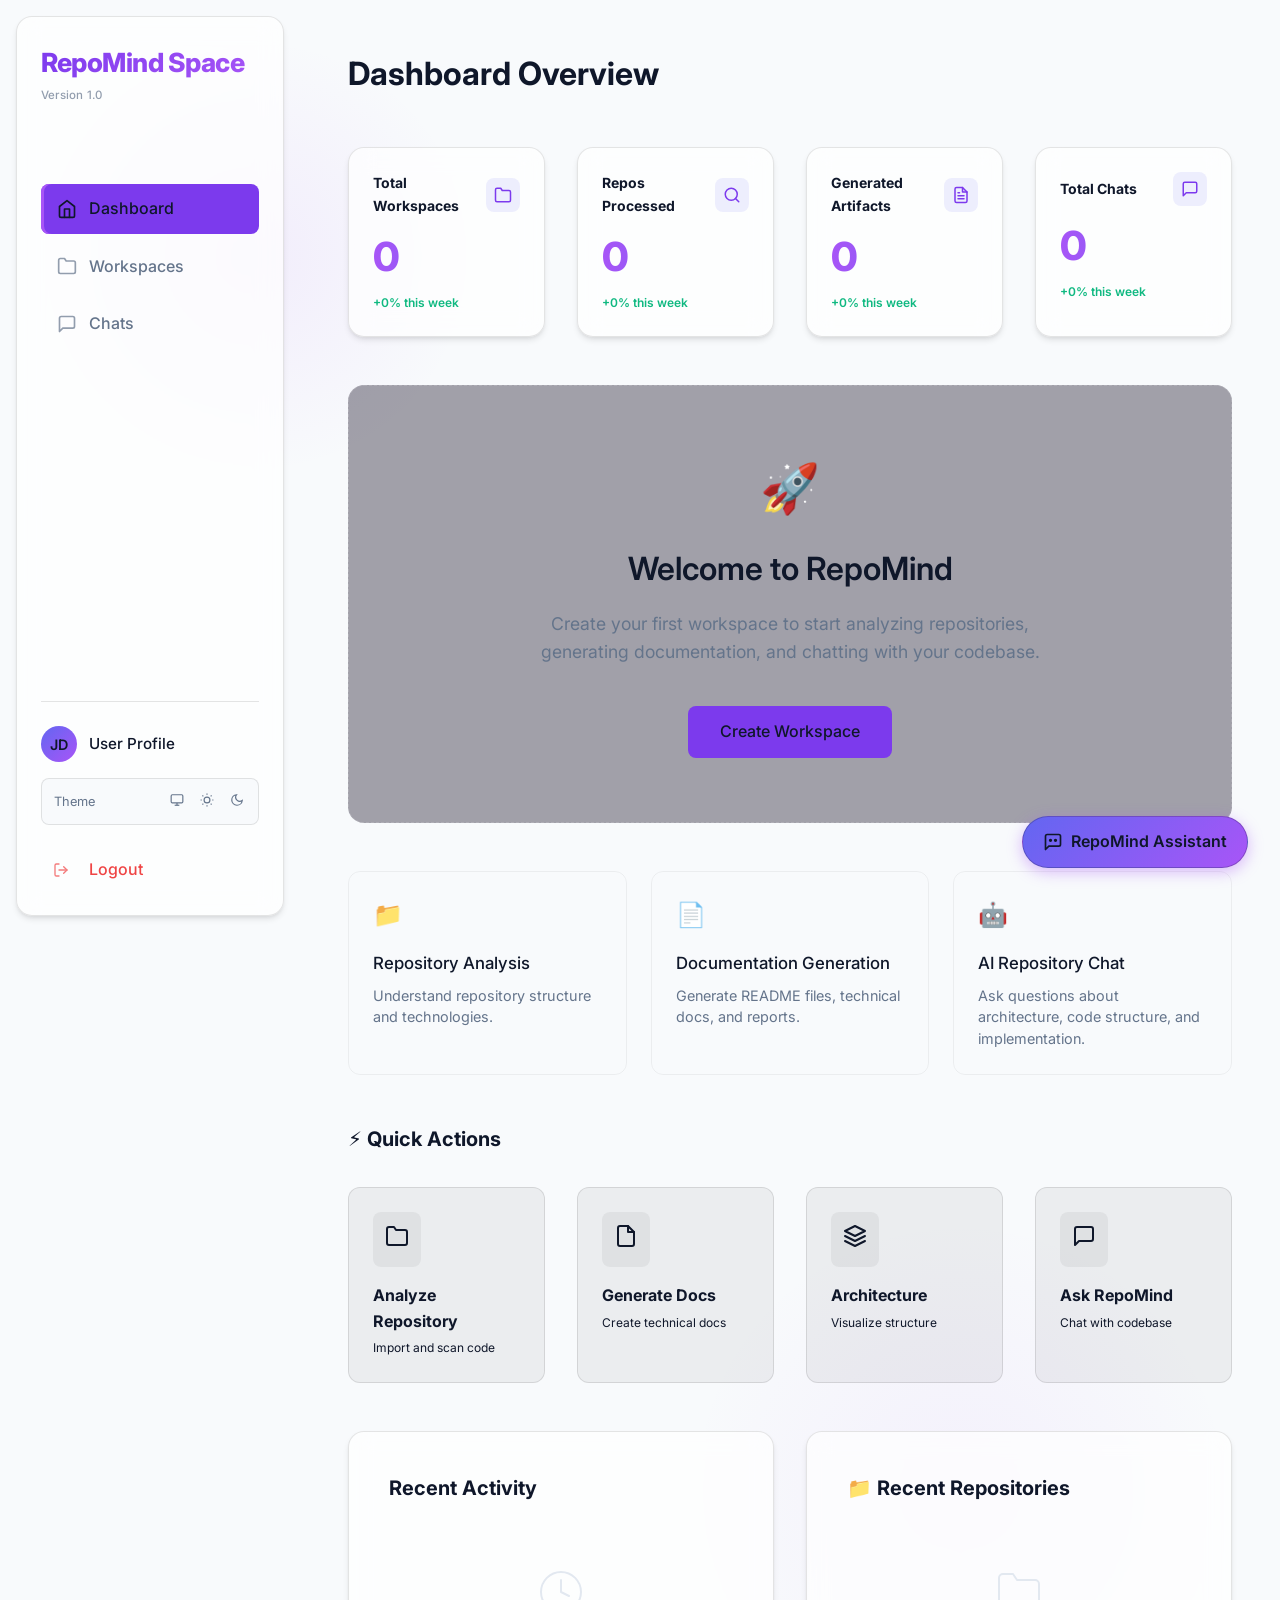
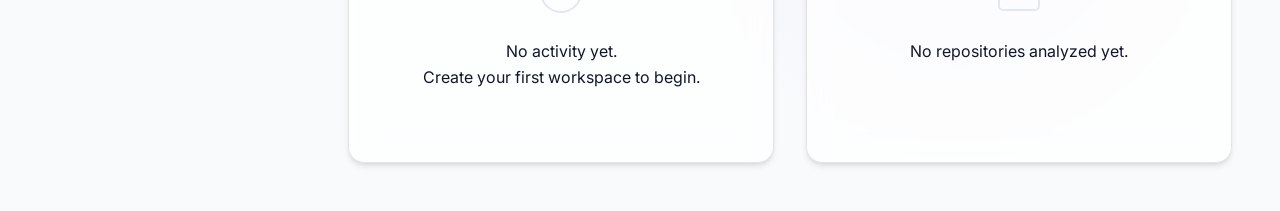
<file: pages/dashboard.html>
<!DOCTYPE html>
<html lang="en">

<head>
    <meta charset="UTF-8">
    <meta name="viewport" content="width=device-width, initial-scale=1.0">
    <title>Dashboard - RepoMind Space</title>
    <link href="https://fonts.googleapis.com/css2?family=Inter:wght@400;500;600;700;800&display=swap" rel="stylesheet">
    <link rel="stylesheet" href="../css/style.css">
    <script src="../js/theme.js"></script>
</head>

<body>
    <div class="app-layout">
        <!-- Sidebar -->
        <aside class="sidebar glass-panel"
            style="margin: 1rem; padding: 1.5rem; display: flex; flex-direction: column;">
            <div class="mb-5">
                <a href="dashboard.html" class="navbar-brand" style="display: block;">RepoMind Space</a>
                <span class="version-text">Version 1.0</span>
            </div>
            <nav class="sidebar-nav">
                <a href="dashboard.html" class="sidebar-link active">
                    <svg viewBox="0 0 24 24" fill="none" stroke="currentColor" stroke-width="2" stroke-linecap="round"
                        stroke-linejoin="round">
                        <path d="M3 9l9-7 9 7v11a2 2 0 0 1-2 2H5a2 2 0 0 1-2-2z"></path>
                        <polyline points="9 22 9 12 15 12 15 22"></polyline>
                    </svg>
                    Dashboard
                </a>
                <a href="workspaces.html" class="sidebar-link">
                    <svg viewBox="0 0 24 24" fill="none" stroke="currentColor" stroke-width="2" stroke-linecap="round"
                        stroke-linejoin="round">
                        <path d="M22 19a2 2 0 0 1-2 2H4a2 2 0 0 1-2-2V5a2 2 0 0 1 2-2h5l2 3h9a2 2 0 0 1 2 2z"></path>
                    </svg>
                    Workspaces
                </a>
                <a href="repository-chat.html" class="sidebar-link">
                    <svg viewBox="0 0 24 24" fill="none" stroke="currentColor" stroke-width="2" stroke-linecap="round"
                        stroke-linejoin="round">
                        <path d="M21 15a2 2 0 0 1-2 2H7l-4 4V5a2 2 0 0 1 2-2h14a2 2 0 0 1 2 2z"></path>
                    </svg>
                    Chats
                </a>
            </nav>
            <!-- User Profile Area (Unified) -->
            <div style="margin-top: auto; padding-top: 1.5rem; border-top: 1px solid var(--glass-border); display: flex; flex-direction: column; gap: 1rem;">
                <a href="profile.html" style="display: flex; align-items: center; gap: 0.75rem; text-decoration: none; color: var(--text-main);">
                    <div style="width: 36px; height: 36px; border-radius: 50%; background: linear-gradient(135deg, #6366f1, #a855f7); display: flex; align-items: center; justify-content: center; color: var(--text-main); font-weight: 600; font-size: 0.9rem;">JD</div>
                    <div style="font-size: 0.95rem; font-weight: 500;">User Profile</div>
                </a>
                
                <!-- Theme Switcher Pop-out -->
                <div class="theme-switcher-container" style="background: var(--bg-dark); border: 1px solid var(--glass-border); border-radius: 8px; padding: 0.5rem; display: flex; justify-content: space-between; align-items: center;">
                    <span style="font-size: 0.8rem; color: var(--text-muted); padding-left: 0.25rem;">Theme</span>
                    <div style="display: flex; gap: 0.25rem;">
                        <button onclick="setThemeMode('system')" title="System Theme" class="theme-btn" data-theme-btn="system" style="background: transparent; border: none; color: var(--text-muted); cursor: pointer; padding: 6px; border-radius: 6px;"><svg viewBox="0 0 24 24" fill="none" stroke="currentColor" stroke-width="2" style="width: 14px; height: 14px;"><rect x="2" y="3" width="20" height="14" rx="2" ry="2"></rect><line x1="8" y1="21" x2="16" y2="21"></line><line x1="12" y1="17" x2="12" y2="21"></line></svg></button>
                        <button onclick="setThemeMode('light')" title="Light Theme" class="theme-btn" data-theme-btn="light" style="background: transparent; border: none; color: var(--text-muted); cursor: pointer; padding: 6px; border-radius: 6px;"><svg viewBox="0 0 24 24" fill="none" stroke="currentColor" stroke-width="2" style="width: 14px; height: 14px;"><circle cx="12" cy="12" r="5"></circle><line x1="12" y1="1" x2="12" y2="3"></line><line x1="12" y1="21" x2="12" y2="23"></line><line x1="4.22" y1="4.22" x2="5.64" y2="5.64"></line><line x1="18.36" y1="18.36" x2="19.78" y2="19.78"></line><line x1="1" y1="12" x2="3" y2="12"></line><line x1="21" y1="12" x2="23" y2="12"></line><line x1="4.22" y1="19.78" x2="5.64" y2="18.36"></line><line x1="18.36" y1="5.64" x2="19.78" y2="4.22"></line></svg></button>
                        <button onclick="setThemeMode('dark')" title="Dark Theme" class="theme-btn" data-theme-btn="dark" style="background: transparent; border: none; color: var(--text-muted); cursor: pointer; padding: 6px; border-radius: 6px;"><svg viewBox="0 0 24 24" fill="none" stroke="currentColor" stroke-width="2" style="width: 14px; height: 14px;"><path d="M21 12.79A9 9 0 1 1 11.21 3 7 7 0 0 0 21 12.79z"></path></svg></button>
                    </div>
                </div>

                <a href="#" class="sidebar-link" id="logoutBtn" style="color: #ef4444; margin-top: 0.5rem; padding: 0.5rem 0.75rem;">
                    <svg viewBox="0 0 24 24" fill="none" stroke="currentColor" stroke-width="2" stroke-linecap="round" stroke-linejoin="round" style="width: 1rem; height: 1rem; margin-right: 0.5rem;"><path d="M9 21H5a2 2 0 0 1-2-2V5a2 2 0 0 1 2-2h4"></path><polyline points="16 17 21 12 16 7"></polyline><line x1="21" y1="12" x2="9" y2="12"></line></svg>
                    Logout
                </a>
            </div>
        </aside>

        <!-- Main Content -->
        <main class="main-content">
            <header class="mb-5">
                <h1>Dashboard Overview</h1>
            </header>

            <!-- Metrics Grid -->
            <div class="grid grid-cols-4 mb-5">
                <div class="card glow-card glass-panel" style="padding: 1.5rem;">
                    <div class="metric-header">
                        <h3 class="text-muted" style="font-size: 0.875rem;">Total Workspaces</h3>
                        <div class="metric-icon"><svg width="18" height="18" viewBox="0 0 24 24" fill="none"
                                stroke="currentColor" stroke-width="2" stroke-linecap="round" stroke-linejoin="round">
                                <path d="M22 19a2 2 0 0 1-2 2H4a2 2 0 0 1-2-2V5a2 2 0 0 1 2-2h5l2 3h9a2 2 0 0 1 2 2z">
                                </path>
                            </svg></div>
                    </div>
                    <p class="metric-value mb-0">0</p>
                    <div class="trend-up">+0% this week</div>
                </div>
                <div class="card glow-card glass-panel" style="padding: 1.5rem;">
                    <div class="metric-header">
                        <h3 class="text-muted" style="font-size: 0.875rem;">Repos Processed</h3>
                        <div class="metric-icon"><svg width="18" height="18" viewBox="0 0 24 24" fill="none"
                                stroke="currentColor" stroke-width="2" stroke-linecap="round" stroke-linejoin="round">
                                <circle cx="11" cy="11" r="8"></circle>
                                <line x1="21" y1="21" x2="16.65" y2="16.65"></line>
                            </svg></div>
                    </div>
                    <p class="metric-value mb-0">0</p>
                    <div class="trend-up">+0% this week</div>
                </div>
                <div class="card glow-card glass-panel" style="padding: 1.5rem;">
                    <div class="metric-header">
                        <h3 class="text-muted" style="font-size: 0.875rem;">Generated Artifacts</h3>
                        <div class="metric-icon"><svg width="18" height="18" viewBox="0 0 24 24" fill="none"
                                stroke="currentColor" stroke-width="2" stroke-linecap="round" stroke-linejoin="round">
                                <path d="M14 2H6a2 2 0 0 0-2 2v16a2 2 0 0 0 2 2h12a2 2 0 0 0 2-2V8z"></path>
                                <polyline points="14 2 14 8 20 8"></polyline>
                                <line x1="16" y1="13" x2="8" y2="13"></line>
                                <line x1="16" y1="17" x2="8" y2="17"></line>
                                <polyline points="10 9 9 9 8 9"></polyline>
                            </svg></div>
                    </div>
                    <p class="metric-value mb-0">0</p>
                    <div class="trend-up">+0% this week</div>
                </div>
                <div class="card glow-card glass-panel" style="padding: 1.5rem;">
                    <div class="metric-header">
                        <h3 class="text-muted" style="font-size: 0.875rem;">Total Chats</h3>
                        <div class="metric-icon"><svg width="18" height="18" viewBox="0 0 24 24" fill="none"
                                stroke="currentColor" stroke-width="2" stroke-linecap="round" stroke-linejoin="round">
                                <path d="M21 15a2 2 0 0 1-2 2H7l-4 4V5a2 2 0 0 1 2-2h14a2 2 0 0 1 2 2z"></path>
                            </svg></div>
                    </div>
                    <p class="metric-value mb-0">0</p>
                    <div class="trend-up">+0% this week</div>
                </div>
            </div>

            <!-- Getting Started (Empty State) -->
            <section id="gettingStartedSection"
                style="background: rgba(30, 27, 46, 0.4); border: 1px dashed rgba(255,255,255,0.15); border-radius: 16px; padding: 4rem; text-align: center; margin-bottom: 3rem;">
                <div style="font-size: 3rem; margin-bottom: 1rem;">🚀</div>
                <h2 style="font-size: 2rem; font-weight: 600; color: var(--text-main); margin-bottom: 1rem;">Welcome to RepoMind
                </h2>
                <p
                    style="color: var(--text-muted); font-size: 1.1rem; max-width: 500px; margin: 0 auto 2.5rem; line-height: 1.6;">
                    Create your first workspace to start analyzing repositories, generating documentation, and chatting
                    with your codebase.
                </p>
                <a href="create-workspace.html" class="btn btn-primary"
                    style="text-decoration: none; padding: 0.8rem 2rem; font-size: 1rem; border-radius: 8px;">Create
                    Workspace</a>
            </section>

            <!-- Feature Cards (Empty State) -->
            <div id="gettingStartedFeatures"
                style="display: grid; grid-template-columns: repeat(3, 1fr); gap: 1.5rem; margin-bottom: 3rem;">
                <div
                    style="background: transparent; border: 1px solid var(--alpha-5); border-radius: 12px; padding: 1.5rem; transition: all 0.2s ease;">
                    <div style="font-size: 1.5rem; margin-bottom: 1rem;">📁</div>
                    <h4 style="color: var(--text-main); font-weight: 500; margin-bottom: 0.5rem; font-size: 1.05rem;">Repository
                        Analysis</h4>
                    <p style="color: var(--text-muted); font-size: 0.9rem; line-height: 1.5;">Understand repository
                        structure and technologies.</p>
                </div>
                <div
                    style="background: transparent; border: 1px solid var(--alpha-5); border-radius: 12px; padding: 1.5rem; transition: all 0.2s ease;">
                    <div style="font-size: 1.5rem; margin-bottom: 1rem;">📄</div>
                    <h4 style="color: var(--text-main); font-weight: 500; margin-bottom: 0.5rem; font-size: 1.05rem;">Documentation
                        Generation</h4>
                    <p style="color: var(--text-muted); font-size: 0.9rem; line-height: 1.5;">Generate README files,
                        technical docs, and reports.</p>
                </div>
                <div
                    style="background: transparent; border: 1px solid var(--alpha-5); border-radius: 12px; padding: 1.5rem; transition: all 0.2s ease;">
                    <div style="font-size: 1.5rem; margin-bottom: 1rem;">🤖</div>
                    <h4 style="color: var(--text-main); font-weight: 500; margin-bottom: 0.5rem; font-size: 1.05rem;">AI Repository
                        Chat</h4>
                    <p style="color: var(--text-muted); font-size: 0.9rem; line-height: 1.5;">Ask questions about
                        architecture, code structure, and implementation.</p>
                </div>
            </div>

            <!-- Quick Actions -->
            <section class="mb-5">
                <h2 class="mb-4" style="font-size: 1.25rem;">⚡ Quick Actions</h2>
                <div class="grid grid-cols-4">
                    <a href="create-workspace.html" class="quick-action-card">
                        <div class="quick-action-icon"><svg width="24" height="24" viewBox="0 0 24 24" fill="none"
                                stroke="currentColor" stroke-width="2" stroke-linecap="round" stroke-linejoin="round">
                                <path d="M22 19a2 2 0 0 1-2 2H4a2 2 0 0 1-2-2V5a2 2 0 0 1 2-2h5l2 3h9a2 2 0 0 1 2 2z">
                                </path>
                            </svg></div>
                        <h4 style="margin-bottom: 0.25rem;">Analyze Repository</h4>
                        <span class="text-muted" style="font-size: 0.75rem;">Import and scan code</span>
                    </a>
                    <a href="generate-artifact.html" class="quick-action-card">
                        <div class="quick-action-icon"><svg width="24" height="24" viewBox="0 0 24 24" fill="none"
                                stroke="currentColor" stroke-width="2" stroke-linecap="round" stroke-linejoin="round">
                                <path d="M14 2H6a2 2 0 0 0-2 2v16a2 2 0 0 0 2 2h12a2 2 0 0 0 2-2V8z"></path>
                                <polyline points="14 2 14 8 20 8"></polyline>
                            </svg></div>
                        <h4 style="margin-bottom: 0.25rem;">Generate Docs</h4>
                        <span class="text-muted" style="font-size: 0.75rem;">Create technical docs</span>
                    </a>
                    <a href="generate-artifact.html" class="quick-action-card">
                        <div class="quick-action-icon"><svg width="24" height="24" viewBox="0 0 24 24" fill="none"
                                stroke="currentColor" stroke-width="2" stroke-linecap="round" stroke-linejoin="round">
                                <polygon points="12 2 2 7 12 12 22 7 12 2"></polygon>
                                <polyline points="2 17 12 22 22 17"></polyline>
                                <polyline points="2 12 12 17 22 12"></polyline>
                            </svg></div>
                        <h4 style="margin-bottom: 0.25rem;">Architecture</h4>
                        <span class="text-muted" style="font-size: 0.75rem;">Visualize structure</span>
                    </a>
                    <a href="repository-chat.html" class="quick-action-card">
                        <div class="quick-action-icon"><svg width="24" height="24" viewBox="0 0 24 24" fill="none"
                                stroke="currentColor" stroke-width="2" stroke-linecap="round" stroke-linejoin="round">
                                <path d="M21 15a2 2 0 0 1-2 2H7l-4 4V5a2 2 0 0 1 2-2h14a2 2 0 0 1 2 2z"></path>
                            </svg></div>
                        <h4 style="margin-bottom: 0.25rem;">Ask RepoMind</h4>
                        <span class="text-muted" style="font-size: 0.75rem;">Chat with codebase</span>
                    </a>
                </div>
            </section>

            <!-- Bottom Split: Activity & Repositories -->
            <div class="grid grid-cols-2">
                <section class="card glass-panel" style="padding: 2.5rem;">
                    <h2 class="mb-4" style="font-size: 1.25rem;">Recent Activity</h2>
                    <div id="recentActivityList">
                        <!-- Empty State -->
                        <div class="text-center" style="padding: 2rem 0;">
                            <svg width="48" height="48" viewBox="0 0 24 24" fill="none" stroke="currentColor"
                                stroke-width="1" stroke-linecap="round" stroke-linejoin="round"
                                style="color: var(--border-color); margin-bottom: 1rem;">
                                <circle cx="12" cy="12" r="10"></circle>
                                <polyline points="12 6 12 12 16 14"></polyline>
                            </svg>
                            <p class="text-muted mb-0">No activity yet.<br>Create your first workspace to begin.</p>
                        </div>
                    </div>
                </section>
                <section class="card glass-panel" style="padding: 2.5rem;">
                    <h2 class="mb-4" style="font-size: 1.25rem;">📁 Recent Repositories</h2>
                    <div id="recentReposList">
                        <!-- Empty State -->
                        <div class="text-center" style="padding: 2rem 0;">
                            <svg width="48" height="48" viewBox="0 0 24 24" fill="none" stroke="currentColor"
                                stroke-width="1" stroke-linecap="round" stroke-linejoin="round"
                                style="color: var(--border-color); margin-bottom: 1rem;">
                                <path d="M22 19a2 2 0 0 1-2 2H4a2 2 0 0 1-2-2V5a2 2 0 0 1 2-2h5l2 3h9a2 2 0 0 1 2 2z">
                                </path>
                            </svg>
                            <p class="text-muted mb-0">No repositories analyzed yet.</p>
                        </div>
                    </div>
                </section>
            </div>
        </main>
    </div>

    <!-- AI Assistant FAB -->
    <div class="ai-fab" title="Open RepoMind Assistant" onclick="window.location.href='repository-chat.html'" style="cursor: pointer;">
        <svg width="20" height="20" viewBox="0 0 24 24" fill="none" stroke="currentColor" stroke-width="2"
            stroke-linecap="round" stroke-linejoin="round">
            <path d="M21 15a2 2 0 0 1-2 2H7l-4 4V5a2 2 0 0 1 2-2h14a2 2 0 0 1 2 2z"></path>
            <circle cx="9" cy="10" r="1"></circle>
            <circle cx="15" cy="10" r="1"></circle>
        </svg>
        RepoMind Assistant
    </div>

    <script src="../js/auth.js"></script>
    <script src="../js/workspace.js"></script>
</body>

</html>
</file>
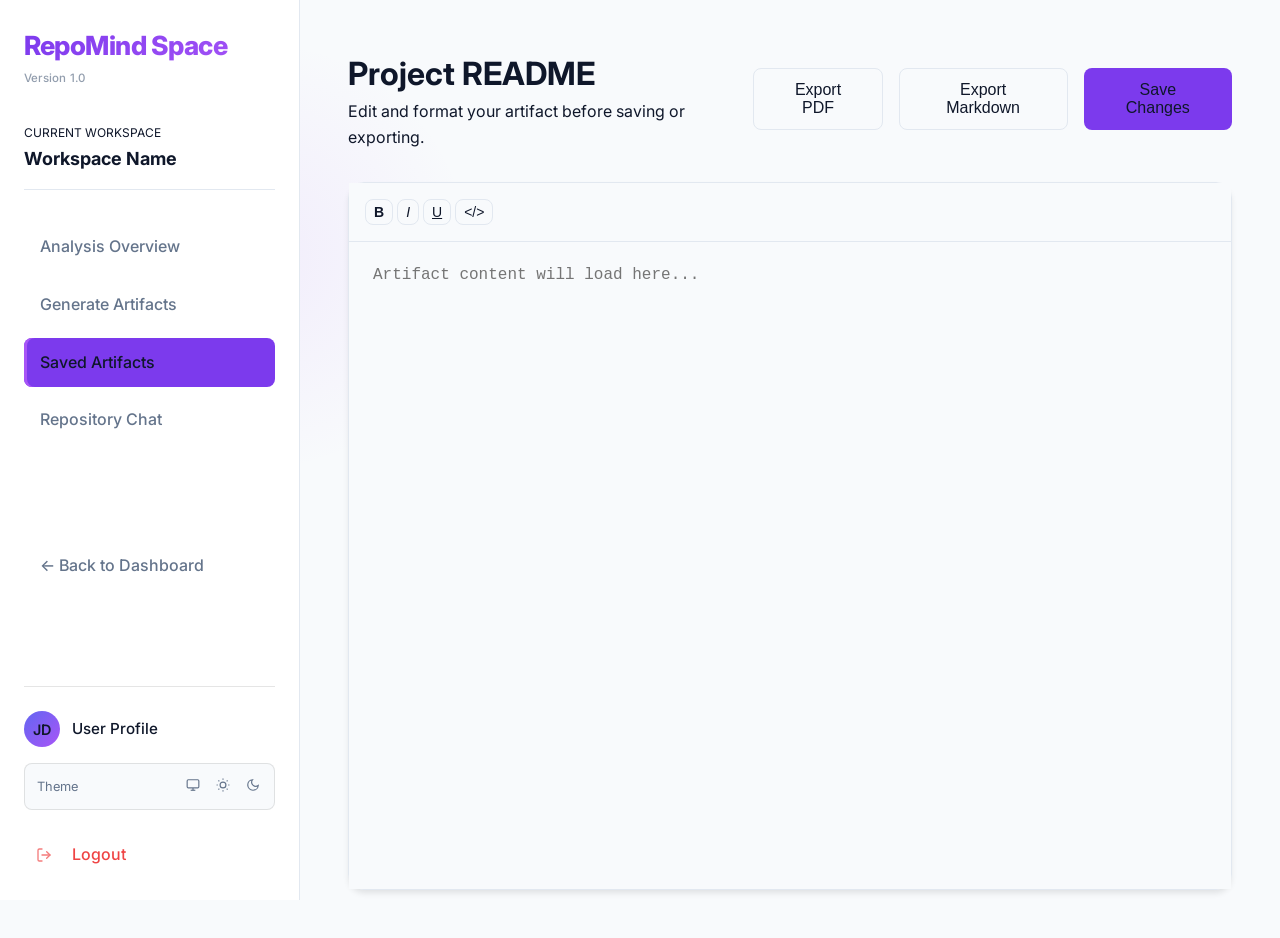
<file: pages/edit-artifact.html>
<!DOCTYPE html>
<html lang="en">

<head>
    <meta charset="UTF-8">
    <meta name="viewport" content="width=device-width, initial-scale=1.0">
    <title>Edit Artifact - RepoMind Space</title>
    <link href="https://fonts.googleapis.com/css2?family=Inter:wght@400;500;600;700&display=swap" rel="stylesheet">
    <link rel="stylesheet" href="../css/style.css">
    <script src="../js/theme.js"></script>
</head>

<body>
    <div class="app-layout">
        <!-- Sidebar -->
        <aside class="sidebar">
            <div class="mb-4">
                <a href="dashboard.html" class="navbar-brand" style="display: block;">RepoMind Space</a>
                <span class="version-text">Version 1.0</span>
            </div>
            <div class="mb-4" style="padding-bottom: 1rem; border-bottom: 1px solid var(--border-color);">
                <span class="text-muted" style="font-size: 0.75rem; text-transform: uppercase;">Current Workspace</span>
                <h3 style="font-size: 1.125rem;" id="workspaceNameHeader">Workspace Name</h3>
            </div>
            <nav class="sidebar-nav" style="margin-top: 0;">
                <a href="workspace-detail.html" class="sidebar-link">Analysis Overview</a>
                <a href="generate-artifact.html" class="sidebar-link">Generate Artifacts</a>
                <a href="artifacts.html" class="sidebar-link active">Saved Artifacts</a>
                <a href="repository-chat.html" class="sidebar-link">Repository Chat</a>
            </nav>
            <nav class="sidebar-nav" style="margin-top: auto;">
                <a href="dashboard.html" class="sidebar-link">← Back to Dashboard</a>
            </nav>

            <!-- User Profile Area (Unified) -->
            <div style="margin-top: auto; padding-top: 1.5rem; border-top: 1px solid var(--glass-border); display: flex; flex-direction: column; gap: 1rem;">
                <a href="profile.html" style="display: flex; align-items: center; gap: 0.75rem; text-decoration: none; color: var(--text-main);">
                    <div style="width: 36px; height: 36px; border-radius: 50%; background: linear-gradient(135deg, #6366f1, #a855f7); display: flex; align-items: center; justify-content: center; color: var(--text-main); font-weight: 600; font-size: 0.9rem;">JD</div>
                    <div style="font-size: 0.95rem; font-weight: 500;">User Profile</div>
                </a>
                
                <!-- Theme Switcher Pop-out -->
                <div class="theme-switcher-container" style="background: var(--bg-dark); border: 1px solid var(--glass-border); border-radius: 8px; padding: 0.5rem; display: flex; justify-content: space-between; align-items: center;">
                    <span style="font-size: 0.8rem; color: var(--text-muted); padding-left: 0.25rem;">Theme</span>
                    <div style="display: flex; gap: 0.25rem;">
                        <button onclick="setThemeMode('system')" title="System Theme" class="theme-btn" data-theme-btn="system" style="background: transparent; border: none; color: var(--text-muted); cursor: pointer; padding: 6px; border-radius: 6px;"><svg viewBox="0 0 24 24" fill="none" stroke="currentColor" stroke-width="2" style="width: 14px; height: 14px;"><rect x="2" y="3" width="20" height="14" rx="2" ry="2"></rect><line x1="8" y1="21" x2="16" y2="21"></line><line x1="12" y1="17" x2="12" y2="21"></line></svg></button>
                        <button onclick="setThemeMode('light')" title="Light Theme" class="theme-btn" data-theme-btn="light" style="background: transparent; border: none; color: var(--text-muted); cursor: pointer; padding: 6px; border-radius: 6px;"><svg viewBox="0 0 24 24" fill="none" stroke="currentColor" stroke-width="2" style="width: 14px; height: 14px;"><circle cx="12" cy="12" r="5"></circle><line x1="12" y1="1" x2="12" y2="3"></line><line x1="12" y1="21" x2="12" y2="23"></line><line x1="4.22" y1="4.22" x2="5.64" y2="5.64"></line><line x1="18.36" y1="18.36" x2="19.78" y2="19.78"></line><line x1="1" y1="12" x2="3" y2="12"></line><line x1="21" y1="12" x2="23" y2="12"></line><line x1="4.22" y1="19.78" x2="5.64" y2="18.36"></line><line x1="18.36" y1="5.64" x2="19.78" y2="4.22"></line></svg></button>
                        <button onclick="setThemeMode('dark')" title="Dark Theme" class="theme-btn" data-theme-btn="dark" style="background: transparent; border: none; color: var(--text-muted); cursor: pointer; padding: 6px; border-radius: 6px;"><svg viewBox="0 0 24 24" fill="none" stroke="currentColor" stroke-width="2" style="width: 14px; height: 14px;"><path d="M21 12.79A9 9 0 1 1 11.21 3 7 7 0 0 0 21 12.79z"></path></svg></button>
                    </div>
                </div>

                <a href="#" class="sidebar-link" id="logoutBtn" style="color: #ef4444; margin-top: 0.5rem; padding: 0.5rem 0.75rem;">
                    <svg viewBox="0 0 24 24" fill="none" stroke="currentColor" stroke-width="2" stroke-linecap="round" stroke-linejoin="round" style="width: 1rem; height: 1rem; margin-right: 0.5rem;"><path d="M9 21H5a2 2 0 0 1-2-2V5a2 2 0 0 1 2-2h4"></path><polyline points="16 17 21 12 16 7"></polyline><line x1="21" y1="12" x2="9" y2="12"></line></svg>
                    Logout
                </a>
            </div>
        </aside>

        <!-- Main Content -->
        <main class="main-content">
            <header class="mb-4" style="display: flex; justify-content: space-between; align-items: center;">
                <div>
                    <h1 id="artifactTitle">Project README</h1>
                    <p class="text-muted">Edit and format your artifact before saving or exporting.</p>
                </div>
                <div style="display: flex; gap: 1rem;">
                    <button class="btn btn-secondary" onclick="exportPDF()">Export PDF</button>
                    <button class="btn btn-secondary" onclick="exportMarkdown()">Export Markdown</button>
                    <button class="btn btn-primary" onclick="saveArtifact()">Save Changes</button>
                </div>
            </header>

            <div class="card" style="height: calc(100vh - 12rem); padding: 0; display: flex; flex-direction: column;">
                <div style="padding: 1rem; border-bottom: 1px solid var(--border-color); background: var(--bg-dark);">
                    <!-- Dummy toolbar -->
                    <button class="btn btn-secondary" onclick="formatText('**', '**')"
                        style="padding: 0.25rem 0.5rem; font-size: 0.875rem;"><b>B</b></button>
                    <button class="btn btn-secondary" onclick="formatText('*', '*')"
                        style="padding: 0.25rem 0.5rem; font-size: 0.875rem;"><i>I</i></button>
                    <button class="btn btn-secondary" onclick="formatText('<u>', '</u>')"
                        style="padding: 0.25rem 0.5rem; font-size: 0.875rem;"><u>U</u></button>
                    <button class="btn btn-secondary" onclick="formatText('\n```\n', '\n```\n')"
                        style="padding: 0.25rem 0.5rem; font-size: 0.875rem;">&lt;/&gt;</button>
                </div>
                <textarea class="form-control"
                    style="flex-grow: 1; border: none; border-radius: 0; resize: none; padding: 1.5rem; font-family: monospace; font-size: 1rem;"
                    id="artifactContent" placeholder="Artifact content will load here..."></textarea>
            </div>
        </main>
    </div>

    <script src="../js/analysis.js"></script>
    <script src="../js/artifacts.js"></script>
    <script>
        function saveArtifact() {
            alert('Artifact saved successfully!');
        }

        function exportMarkdown() {
            const content = document.getElementById('artifactContent').value;
            const title = document.getElementById('artifactTitle').innerText || 'artifact';
            const filename = title.toLowerCase().replace(/[^a-z0-9]/g, '_') + '.md';
            
            const blob = new Blob([content], { type: 'text/markdown' });
            const url = URL.createObjectURL(blob);
            
            const a = document.createElement('a');
            a.href = url;
            a.download = filename;
            document.body.appendChild(a);
            a.click();
            document.body.removeChild(a);
            URL.revokeObjectURL(url);
        }

        function exportPDF() {
            // A simple way to export PDF is to trigger the browser's print dialog
            // We can temporarily hide the sidebar and header to only print the content
            const originalContent = document.body.innerHTML;
            const contentToPrint = document.getElementById('artifactContent').value;
            const title = document.getElementById('artifactTitle').innerText;
            
            // Format it nicely for printing
            const printWindow = window.open('', '', 'height=800,width=800');
            printWindow.document.write('<html><head><title>' + title + '</title>');
            printWindow.document.write('<style>body{font-family:sans-serif;line-height:1.6;padding:20px;white-space:pre-wrap;}</style>');
            printWindow.document.write('</head><body>');
            printWindow.document.write('<h1>' + title + '</h1>');
            printWindow.document.write('<div>' + contentToPrint.replace(/</g, '&lt;').replace(/>/g, '&gt;') + '</div>');
            printWindow.document.write('</body></html>');
            printWindow.document.close();
            
            // Wait for it to load, then print and close
            printWindow.onload = function() {
                printWindow.print();
                // We add a small delay before closing to ensure the print dialog opens
                setTimeout(() => { printWindow.close(); }, 500);
            };
        }

        function formatText(prefix, suffix) {
            const textarea = document.getElementById('artifactContent');
            const start = textarea.selectionStart;
            const end = textarea.selectionEnd;
            const text = textarea.value;
            
            const selectedText = text.substring(start, end);
            const replacement = prefix + selectedText + suffix;
            
            textarea.value = text.substring(0, start) + replacement + text.substring(end);
            
            // Re-select text
            textarea.selectionStart = start + prefix.length;
            textarea.selectionEnd = start + prefix.length + selectedText.length;
            textarea.focus();
        }

        async function loadArtifact() {
            const urlParams = new URLSearchParams(window.location.search);
            const artifactId = urlParams.get('id');
            const token = localStorage.getItem('token');
            
            if (artifactId && token) {
                try {
                    const response = await fetch(`http://localhost:5000/api/artifacts/${artifactId}`, {
                        headers: {
                            'Authorization': `Bearer ${token}`
                        }
                    });
                    
                    if (response.ok) {
                        const data = await response.json();
                        document.getElementById('artifactTitle').innerText = data.title || 'Generated Artifact';
                        document.getElementById('artifactContent').value = data.content;
                    } else {
                        document.getElementById('artifactContent').value = "// Failed to load artifact.";
                    }
                } catch (e) {
                    console.error("Error loading artifact:", e);
                    document.getElementById('artifactContent').value = "// Error loading artifact from server.";
                }
            } else {
                // Fallback for UI mockup params if no ID
                const type = urlParams.get('type');
                if (type) {
                    document.getElementById('artifactTitle').innerText = `Generated ${type}`;
                    document.getElementById('artifactContent').value = `// Auto-generated ${type} content will appear here...\n`;
                }
            }
        }
        
        loadArtifact();
    </script>
</body>

</html>
</file>
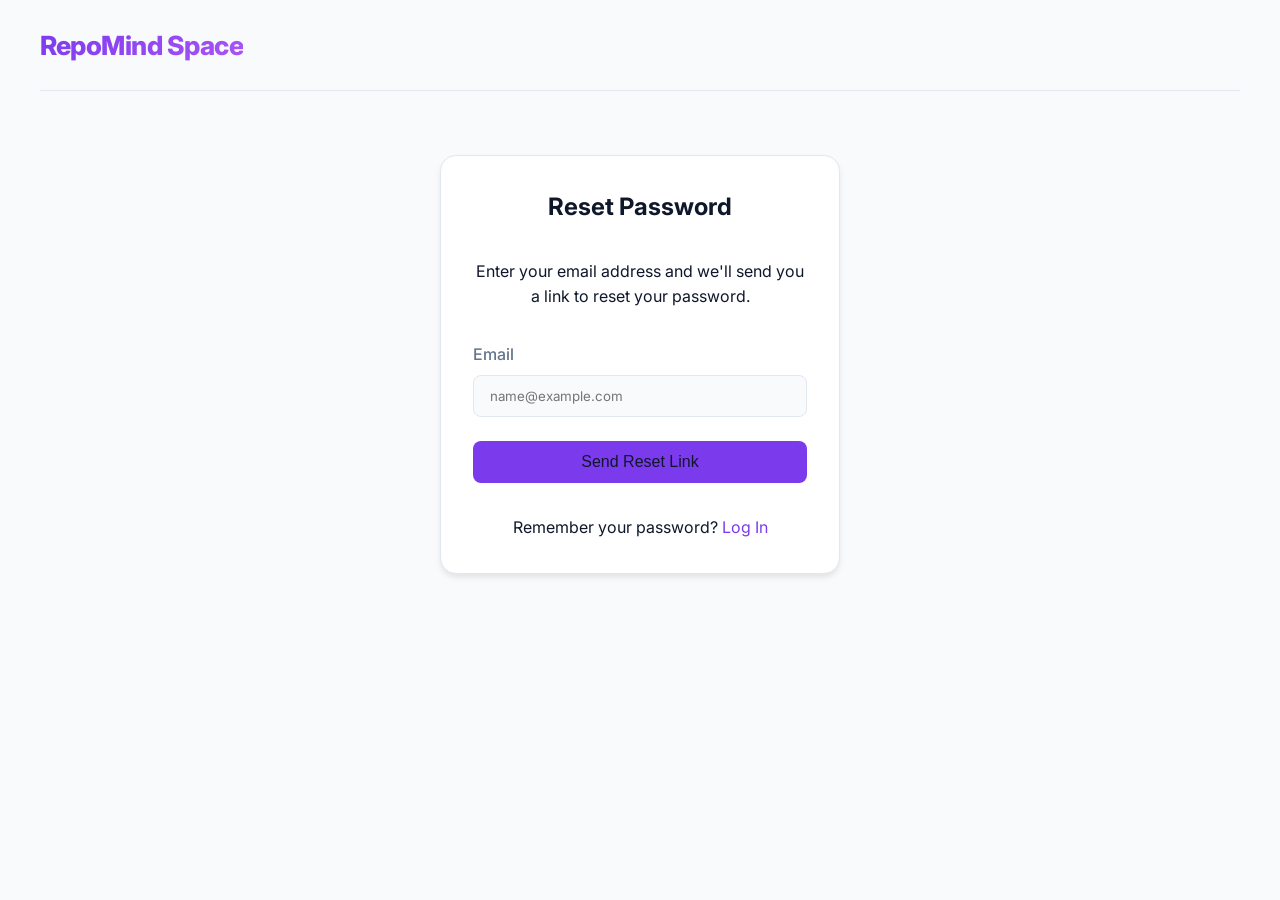
<file: pages/forgot-password.html>
<!DOCTYPE html>
<html lang="en">

<head>
    <meta charset="UTF-8">
    <meta name="viewport" content="width=device-width, initial-scale=1.0">
    <title>Forgot Password - RepoMind Space</title>
    <link href="https://fonts.googleapis.com/css2?family=Inter:wght@400;500;600;700&display=swap" rel="stylesheet">
    <link rel="stylesheet" href="../css/style.css">
    <style>
        .auth-container {
            max-width: 400px;
            margin: 4rem auto;
        }
    </style>
    <script src="../js/theme.js"></script>
</head>

<body>
    <nav class="navbar container">
        <a href="../index.html" class="navbar-brand">RepoMind Space</a>
    </nav>

    <main class="container">
        <div class="auth-container card">
            <h2 class="text-center mb-4">Reset Password</h2>
            <p class="text-center text-muted mb-4">Enter your email address and we'll send you a link to reset your
                password.</p>
            <form id="forgotPasswordForm">
                <div class="form-group">
                    <label class="form-label" for="email">Email</label>
                    <input type="email" id="email" class="form-control" required placeholder="name@example.com">
                </div>
                <button type="submit" class="btn btn-primary" style="width: 100%;">Send Reset Link</button>
            </form>
            <p class="text-center mt-4 text-muted">
                Remember your password? <a href="login.html">Log In</a>
            </p>
        </div>
    </main>

    <script src="../js/auth.js"></script>
</body>

</html>
</file>
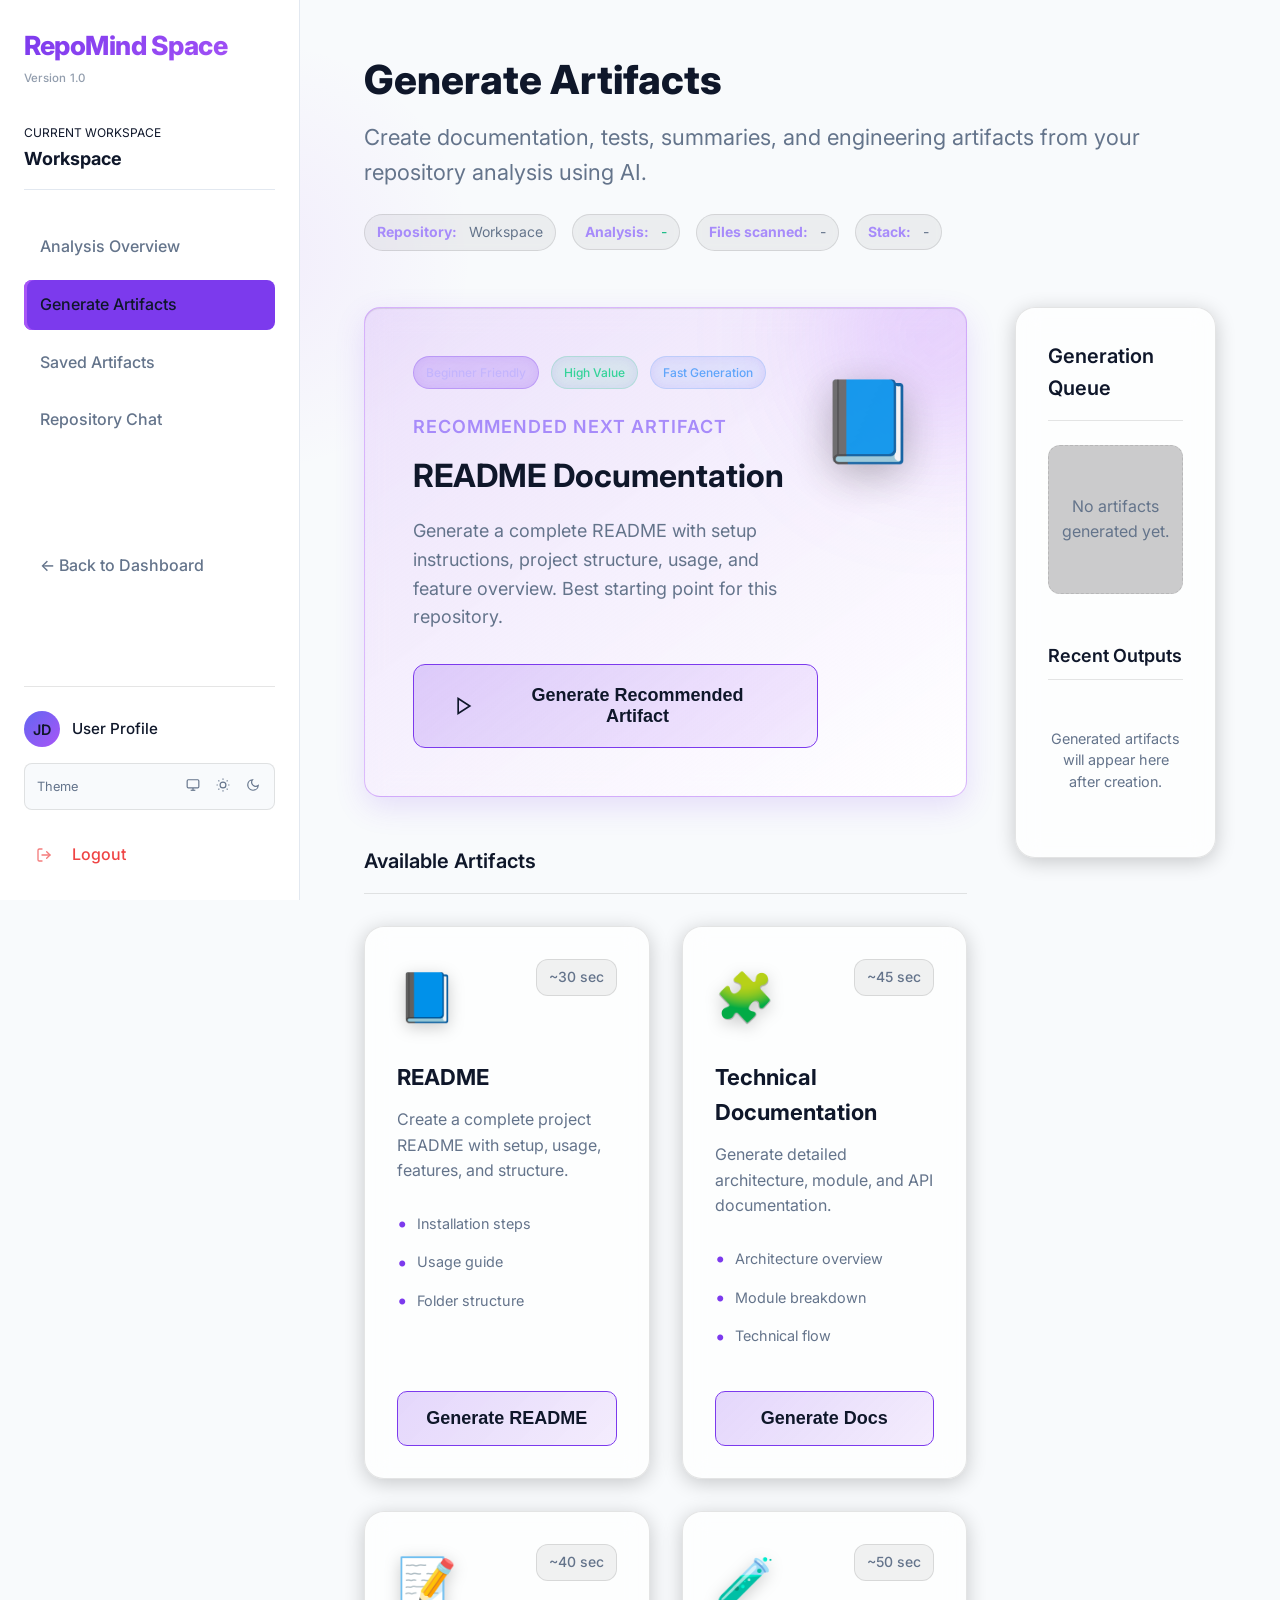
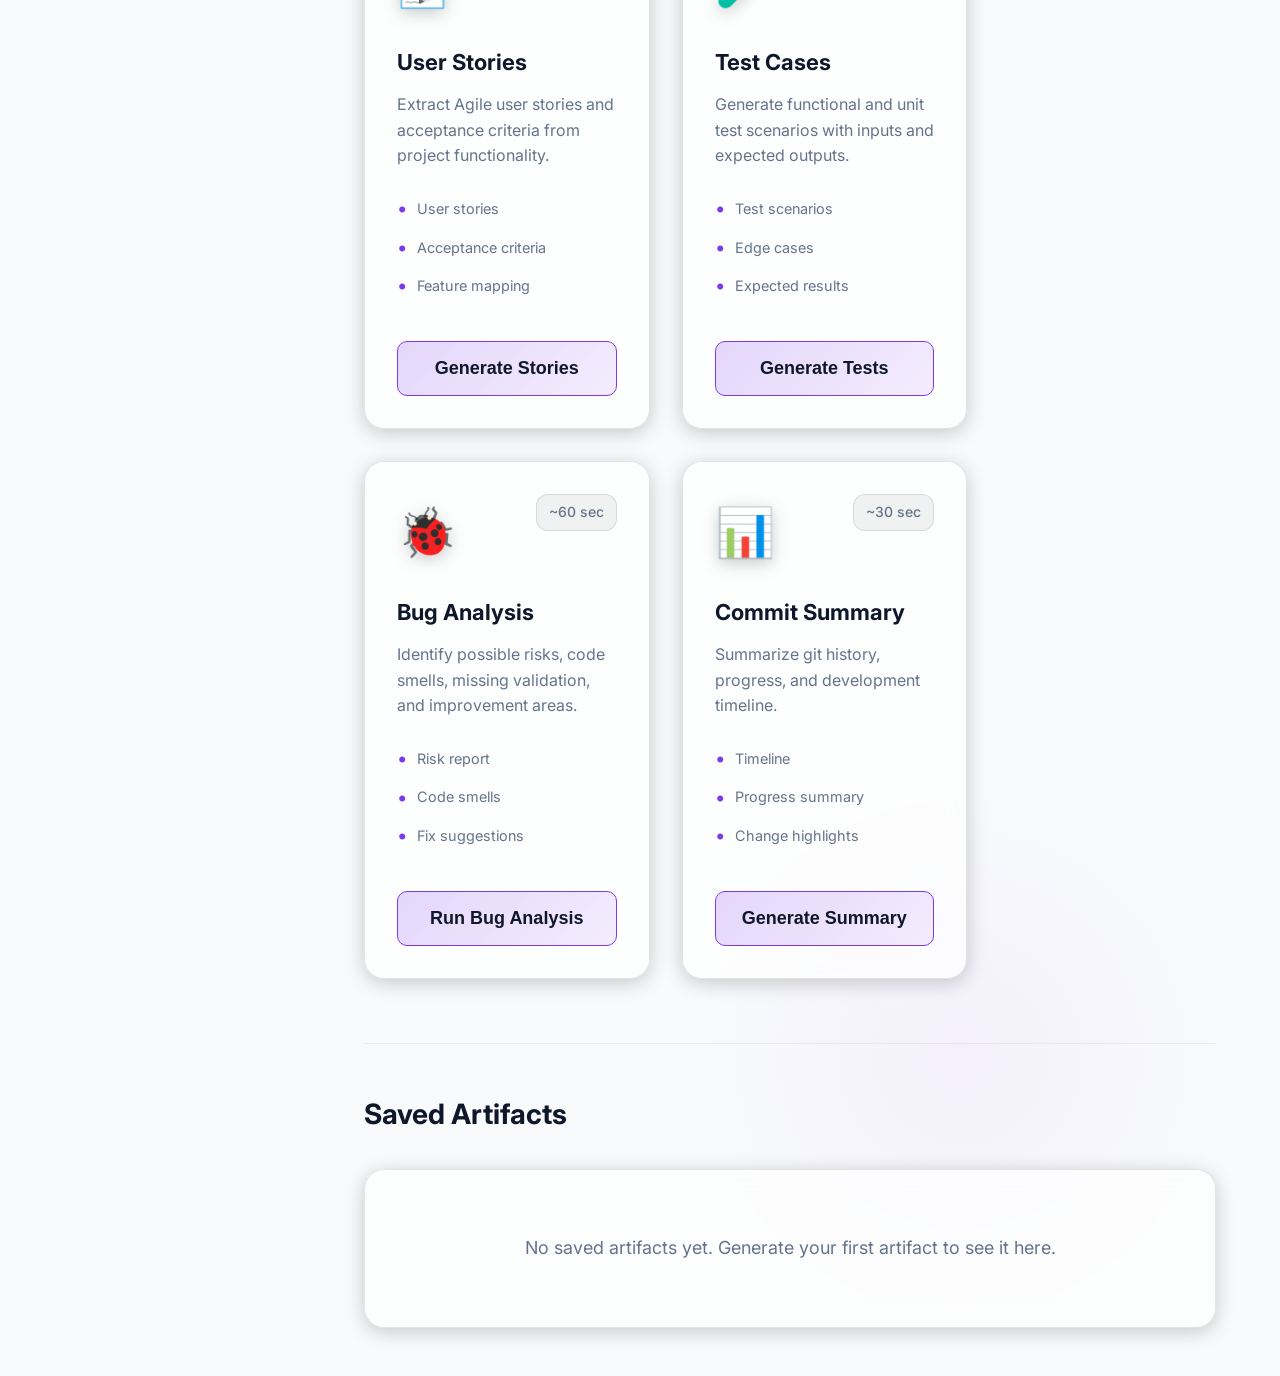
<file: pages/generate-artifact.html>
<!DOCTYPE html>
<html lang="en">

<head>
    <meta charset="UTF-8">
    <meta name="viewport" content="width=device-width, initial-scale=1.0">
    <title>Generate Artifacts - RepoMind Space</title>
    <link href="https://fonts.googleapis.com/css2?family=Inter:wght@400;500;600;700&display=swap" rel="stylesheet">
    <link rel="stylesheet" href="../css/style.css">
    <script src="../js/theme.js"></script>
</head>

<body>
    <div class="app-layout">
        <!-- Sidebar -->
        <aside class="sidebar">
            <div class="mb-4">
                <a href="dashboard.html" class="navbar-brand" style="display: block;">RepoMind Space</a>
                <span class="version-text">Version 1.0</span>
            </div>
            <div class="mb-4" style="padding-bottom: 1rem; border-bottom: 1px solid var(--border-color);">
                <span class="text-muted" style="font-size: 0.75rem; text-transform: uppercase;">Current Workspace</span>
                <h3 style="font-size: 1.125rem;" id="workspaceNameHeader">Workspace Name</h3>
            </div>
            <nav class="sidebar-nav" style="margin-top: 0;">
                <a href="workspace-detail.html" class="sidebar-link">Analysis Overview</a>
                <a href="generate-artifact.html" class="sidebar-link active">Generate Artifacts</a>
                <a href="artifacts.html" class="sidebar-link">Saved Artifacts</a>
                <a href="repository-chat.html" class="sidebar-link">Repository Chat</a>
            </nav>
            <nav class="sidebar-nav" style="margin-top: auto;">
                <a href="dashboard.html" class="sidebar-link">← Back to Dashboard</a>
            </nav>

            <!-- User Profile Area (Unified) -->
            <div style="margin-top: auto; padding-top: 1.5rem; border-top: 1px solid var(--glass-border); display: flex; flex-direction: column; gap: 1rem;">
                <a href="profile.html" style="display: flex; align-items: center; gap: 0.75rem; text-decoration: none; color: var(--text-main);">
                    <div style="width: 36px; height: 36px; border-radius: 50%; background: linear-gradient(135deg, #6366f1, #a855f7); display: flex; align-items: center; justify-content: center; color: var(--text-main); font-weight: 600; font-size: 0.9rem;">JD</div>
                    <div style="font-size: 0.95rem; font-weight: 500;">User Profile</div>
                </a>
                
                <!-- Theme Switcher Pop-out -->
                <div class="theme-switcher-container" style="background: var(--bg-dark); border: 1px solid var(--glass-border); border-radius: 8px; padding: 0.5rem; display: flex; justify-content: space-between; align-items: center;">
                    <span style="font-size: 0.8rem; color: var(--text-muted); padding-left: 0.25rem;">Theme</span>
                    <div style="display: flex; gap: 0.25rem;">
                        <button onclick="setThemeMode('system')" title="System Theme" class="theme-btn" data-theme-btn="system" style="background: transparent; border: none; color: var(--text-muted); cursor: pointer; padding: 6px; border-radius: 6px;"><svg viewBox="0 0 24 24" fill="none" stroke="currentColor" stroke-width="2" style="width: 14px; height: 14px;"><rect x="2" y="3" width="20" height="14" rx="2" ry="2"></rect><line x1="8" y1="21" x2="16" y2="21"></line><line x1="12" y1="17" x2="12" y2="21"></line></svg></button>
                        <button onclick="setThemeMode('light')" title="Light Theme" class="theme-btn" data-theme-btn="light" style="background: transparent; border: none; color: var(--text-muted); cursor: pointer; padding: 6px; border-radius: 6px;"><svg viewBox="0 0 24 24" fill="none" stroke="currentColor" stroke-width="2" style="width: 14px; height: 14px;"><circle cx="12" cy="12" r="5"></circle><line x1="12" y1="1" x2="12" y2="3"></line><line x1="12" y1="21" x2="12" y2="23"></line><line x1="4.22" y1="4.22" x2="5.64" y2="5.64"></line><line x1="18.36" y1="18.36" x2="19.78" y2="19.78"></line><line x1="1" y1="12" x2="3" y2="12"></line><line x1="21" y1="12" x2="23" y2="12"></line><line x1="4.22" y1="19.78" x2="5.64" y2="18.36"></line><line x1="18.36" y1="5.64" x2="19.78" y2="4.22"></line></svg></button>
                        <button onclick="setThemeMode('dark')" title="Dark Theme" class="theme-btn" data-theme-btn="dark" style="background: transparent; border: none; color: var(--text-muted); cursor: pointer; padding: 6px; border-radius: 6px;"><svg viewBox="0 0 24 24" fill="none" stroke="currentColor" stroke-width="2" style="width: 14px; height: 14px;"><path d="M21 12.79A9 9 0 1 1 11.21 3 7 7 0 0 0 21 12.79z"></path></svg></button>
                    </div>
                </div>

                <a href="#" class="sidebar-link" id="logoutBtn" style="color: #ef4444; margin-top: 0.5rem; padding: 0.5rem 0.75rem;">
                    <svg viewBox="0 0 24 24" fill="none" stroke="currentColor" stroke-width="2" stroke-linecap="round" stroke-linejoin="round" style="width: 1rem; height: 1rem; margin-right: 0.5rem;"><path d="M9 21H5a2 2 0 0 1-2-2V5a2 2 0 0 1 2-2h4"></path><polyline points="16 17 21 12 16 7"></polyline><line x1="21" y1="12" x2="9" y2="12"></line></svg>
                    Logout
                </a>
            </div>
        </aside>

        <!-- Main Content -->
        <main class="main-content" style="padding: 3rem 4rem;">
            <div style="max-width: 1400px; margin: 0 auto;">
                <!-- TOP HEADER -->
                <header style="margin-bottom: 3.5rem;">
                    <h1 class="analysis-header-title">Generate Artifacts</h1>
                    <p class="analysis-body-text" style="font-size: 22px;">Create documentation, tests, summaries, and
                        engineering artifacts from your repository analysis using AI.</p>

                    <div class="meta-badges" style="margin-top: 1.5rem;">
                        <div class="meta-badge" style="font-size: 14px; padding: 6px 12px;">
                            <span style="font-weight: 700; color: #a78bfa; margin-right: 4px;">Repository:</span> <span
                                id="metaRepoName">-</span>
                        </div>
                        <div class="meta-badge" style="font-size: 14px; padding: 6px 12px;">
                            <span style="font-weight: 700; color: #a78bfa; margin-right: 4px;">Analysis:</span> <span
                                style="color: var(--success);" id="metaAnalysisStatus">-</span>
                        </div>
                        <div class="meta-badge" style="font-size: 14px; padding: 6px 12px;">
                            <span style="font-weight: 700; color: #a78bfa; margin-right: 4px;">Files scanned:</span>
                            <span id="metaFilesScanned">-</span>
                        </div>
                        <div class="meta-badge" style="font-size: 14px; padding: 6px 12px;">
                            <span style="font-weight: 700; color: #a78bfa; margin-right: 4px;">Stack:</span> <span
                                id="metaTechStack">-</span>
                        </div>
                    </div>
                </header>

                <div style="display: grid; grid-template-columns: 3fr 1fr; gap: 3rem;">
                    <!-- LEFT COLUMN (75%) -->
                    <div>
                        <!-- RECOMMENDED ARTIFACT -->
                        <div class="analysis-card"
                            style="background: linear-gradient(145deg, rgba(168, 85, 247, 0.15) 0%, var(--bg-card) 100%); border: 1px solid rgba(168, 85, 247, 0.4); box-shadow: 0 10px 30px rgba(124, 58, 237, 0.15), inset 0 1px 1px var(--alpha-10); margin-bottom: 3rem; position: relative; overflow: hidden; padding: 3rem;">
                            <div
                                style="position: absolute; top: -100px; right: -100px; width: 250px; height: 250px; background: rgba(168, 85, 247, 0.2); filter: blur(60px); border-radius: 50%;">
                            </div>
                            <div
                                style="display: flex; justify-content: space-between; align-items: flex-start; position: relative; z-index: 1;">
                                <div>
                                    <div style="display: flex; gap: 0.75rem; margin-bottom: 1.5rem;">
                                        <span class="tech-pill"
                                            style="font-size: 0.75rem; padding: 6px 12px; background: rgba(124, 58, 237, 0.2); color: #c4b5fd; border: 1px solid rgba(124, 58, 237, 0.3);">Beginner
                                            Friendly</span>
                                        <span class="tech-pill"
                                            style="font-size: 0.75rem; padding: 6px 12px; background: rgba(16, 185, 129, 0.1); color: #34d399; border: 1px solid rgba(16, 185, 129, 0.2);">High
                                            Value</span>
                                        <span class="tech-pill"
                                            style="font-size: 0.75rem; padding: 6px 12px; background: rgba(59, 130, 246, 0.1); color: #60a5fa; border: 1px solid rgba(59, 130, 246, 0.2);">Fast
                                            Generation</span>
                                    </div>
                                    <h2
                                        style="font-size: 1.125rem; font-weight: 600; color: #a78bfa; margin-bottom: 0.5rem; text-transform: uppercase; letter-spacing: 1px;">
                                        Recommended Next Artifact</h2>
                                    <h3 style="font-size: 2rem; font-weight: 700; color: var(--text-main); margin-bottom: 1rem;">
                                        README Documentation</h3>
                                    <p
                                        style="color: var(--text-muted); font-size: 1.125rem; margin-bottom: 2rem; max-width: 600px; line-height: 1.6;">
                                        Generate a complete README with setup instructions, project structure, usage,
                                        and feature overview. Best starting point for this repository.
                                    </p>
                                    <button class="action-btn-large primary" onclick="generate('README', this)"
                                        style="font-size: 1.125rem; padding: 1.25rem 2.5rem; border-radius: 12px; font-weight: 600;">
                                        <svg width="20" height="20" viewBox="0 0 24 24" fill="none"
                                            stroke="currentColor" stroke-width="2" style="margin-right: 8px;">
                                            <polygon points="5 3 19 12 5 21 5 3"></polygon>
                                        </svg>
                                        <span>Generate Recommended Artifact</span>
                                    </button>
                                </div>
                                <div
                                    style="font-size: 5rem; opacity: 0.9; filter: drop-shadow(0 10px 20px rgba(0,0,0,0.3));">
                                    📘</div>
                            </div>
                        </div>

                        <!-- ARTIFACTS SECTION HEADER -->
                        <div
                            style="margin-bottom: 2rem; border-bottom: 1px solid var(--alpha-10); padding-bottom: 1rem;">
                            <h3 style="font-size: 1.25rem; font-weight: 600; color: var(--text-main);">Available Artifacts</h3>
                        </div>

                        <!-- ARTIFACT GRID -->
                        <div style="display: grid; grid-template-columns: repeat(2, 1fr); gap: 2rem;">

                            <!-- 1. README -->
                            <div style="background: var(--glass-bg); backdrop-filter: blur(12px); display: flex; flex-direction: column; padding: 2rem; border-radius: 20px; border: 1px solid var(--alpha-10); transition: all 0.3s ease; box-shadow: 0 4px 20px rgba(0,0,0,0.2);"
                                onmouseover="this.style.borderColor='rgba(168, 85, 247, 0.4)'; this.style.transform='translateY(-6px)'; this.style.boxShadow='0 12px 30px rgba(124, 58, 237, 0.15)'"
                                onmouseout="this.style.borderColor='var(--alpha-10)'; this.style.transform='translateY(0)'; this.style.boxShadow='0 4px 20px rgba(0,0,0,0.2)'">
                                <div
                                    style="display: flex; justify-content: space-between; align-items: flex-start; margin-bottom: 1.5rem;">
                                    <div style="font-size: 3rem; filter: drop-shadow(0 4px 8px rgba(0,0,0,0.2));">📘
                                    </div>
                                    <div
                                        style="background: var(--alpha-5); padding: 6px 12px; border-radius: 12px; font-size: 0.875rem; font-weight: 500; color: var(--text-muted); border: 1px solid var(--alpha-10);">
                                        ~30 sec</div>
                                </div>
                                <h3
                                    style="font-size: 1.375rem; font-weight: 700; color: var(--text-main); margin-bottom: 0.75rem;">
                                    README</h3>
                                <p
                                    style="color: var(--text-muted); font-size: 1rem; margin-bottom: 1.5rem; line-height: 1.6;">
                                    Create a complete project README with setup, usage, features, and structure.</p>
                                <ul style="list-style: none; padding: 0; margin: 0 0 2rem 0; flex-grow: 1;">
                                    <li
                                        style="color: var(--text-muted); font-size: 0.9rem; margin-bottom: 0.5rem; display: flex; align-items: center;">
                                        <span
                                            style="color: var(--primary-color); margin-right: 10px; font-size: 1.2rem;">•</span>
                                        Installation steps</li>
                                    <li
                                        style="color: var(--text-muted); font-size: 0.9rem; margin-bottom: 0.5rem; display: flex; align-items: center;">
                                        <span
                                            style="color: var(--primary-color); margin-right: 10px; font-size: 1.2rem;">•</span>
                                        Usage guide</li>
                                    <li
                                        style="color: var(--text-muted); font-size: 0.9rem; margin-bottom: 0.5rem; display: flex; align-items: center;">
                                        <span
                                            style="color: var(--primary-color); margin-right: 10px; font-size: 1.2rem;">•</span>
                                        Folder structure</li>
                                </ul>
                                <button class="action-btn-large primary" onclick="generate('README', this)"
                                    style="width: 100%; justify-content: center; font-size: 1.125rem; padding: 1rem; border-radius: 10px;"><span>Generate
                                        README</span></button>
                            </div>

                            <!-- 2. Technical Documentation -->
                            <div style="background: var(--glass-bg); backdrop-filter: blur(12px); display: flex; flex-direction: column; padding: 2rem; border-radius: 20px; border: 1px solid var(--alpha-10); transition: all 0.3s ease; box-shadow: 0 4px 20px rgba(0,0,0,0.2);"
                                onmouseover="this.style.borderColor='rgba(168, 85, 247, 0.4)'; this.style.transform='translateY(-6px)'; this.style.boxShadow='0 12px 30px rgba(124, 58, 237, 0.15)'"
                                onmouseout="this.style.borderColor='var(--alpha-10)'; this.style.transform='translateY(0)'; this.style.boxShadow='0 4px 20px rgba(0,0,0,0.2)'">
                                <div
                                    style="display: flex; justify-content: space-between; align-items: flex-start; margin-bottom: 1.5rem;">
                                    <div style="font-size: 3rem; filter: drop-shadow(0 4px 8px rgba(0,0,0,0.2));">🧩
                                    </div>
                                    <div
                                        style="background: var(--alpha-5); padding: 6px 12px; border-radius: 12px; font-size: 0.875rem; font-weight: 500; color: var(--text-muted); border: 1px solid var(--alpha-10);">
                                        ~45 sec</div>
                                </div>
                                <h3
                                    style="font-size: 1.375rem; font-weight: 700; color: var(--text-main); margin-bottom: 0.75rem;">
                                    Technical Documentation</h3>
                                <p
                                    style="color: var(--text-muted); font-size: 1rem; margin-bottom: 1.5rem; line-height: 1.6;">
                                    Generate detailed architecture, module, and API documentation.</p>
                                <ul style="list-style: none; padding: 0; margin: 0 0 2rem 0; flex-grow: 1;">
                                    <li
                                        style="color: var(--text-muted); font-size: 0.9rem; margin-bottom: 0.5rem; display: flex; align-items: center;">
                                        <span
                                            style="color: var(--primary-color); margin-right: 10px; font-size: 1.2rem;">•</span>
                                        Architecture overview</li>
                                    <li
                                        style="color: var(--text-muted); font-size: 0.9rem; margin-bottom: 0.5rem; display: flex; align-items: center;">
                                        <span
                                            style="color: var(--primary-color); margin-right: 10px; font-size: 1.2rem;">•</span>
                                        Module breakdown</li>
                                    <li
                                        style="color: var(--text-muted); font-size: 0.9rem; margin-bottom: 0.5rem; display: flex; align-items: center;">
                                        <span
                                            style="color: var(--primary-color); margin-right: 10px; font-size: 1.2rem;">•</span>
                                        Technical flow</li>
                                </ul>
                                <button class="action-btn-large primary" onclick="generate('Documentation', this)"
                                    style="width: 100%; justify-content: center; font-size: 1.125rem; padding: 1rem; border-radius: 10px;"><span>Generate
                                        Docs</span></button>
                            </div>

                            <!-- 3. User Stories -->
                            <div style="background: var(--glass-bg); backdrop-filter: blur(12px); display: flex; flex-direction: column; padding: 2rem; border-radius: 20px; border: 1px solid var(--alpha-10); transition: all 0.3s ease; box-shadow: 0 4px 20px rgba(0,0,0,0.2);"
                                onmouseover="this.style.borderColor='rgba(168, 85, 247, 0.4)'; this.style.transform='translateY(-6px)'; this.style.boxShadow='0 12px 30px rgba(124, 58, 237, 0.15)'"
                                onmouseout="this.style.borderColor='var(--alpha-10)'; this.style.transform='translateY(0)'; this.style.boxShadow='0 4px 20px rgba(0,0,0,0.2)'">
                                <div
                                    style="display: flex; justify-content: space-between; align-items: flex-start; margin-bottom: 1.5rem;">
                                    <div style="font-size: 3rem; filter: drop-shadow(0 4px 8px rgba(0,0,0,0.2));">📝
                                    </div>
                                    <div
                                        style="background: var(--alpha-5); padding: 6px 12px; border-radius: 12px; font-size: 0.875rem; font-weight: 500; color: var(--text-muted); border: 1px solid var(--alpha-10);">
                                        ~40 sec</div>
                                </div>
                                <h3
                                    style="font-size: 1.375rem; font-weight: 700; color: var(--text-main); margin-bottom: 0.75rem;">
                                    User Stories</h3>
                                <p
                                    style="color: var(--text-muted); font-size: 1rem; margin-bottom: 1.5rem; line-height: 1.6;">
                                    Extract Agile user stories and acceptance criteria from project functionality.</p>
                                <ul style="list-style: none; padding: 0; margin: 0 0 2rem 0; flex-grow: 1;">
                                    <li
                                        style="color: var(--text-muted); font-size: 0.9rem; margin-bottom: 0.5rem; display: flex; align-items: center;">
                                        <span
                                            style="color: var(--primary-color); margin-right: 10px; font-size: 1.2rem;">•</span>
                                        User stories</li>
                                    <li
                                        style="color: var(--text-muted); font-size: 0.9rem; margin-bottom: 0.5rem; display: flex; align-items: center;">
                                        <span
                                            style="color: var(--primary-color); margin-right: 10px; font-size: 1.2rem;">•</span>
                                        Acceptance criteria</li>
                                    <li
                                        style="color: var(--text-muted); font-size: 0.9rem; margin-bottom: 0.5rem; display: flex; align-items: center;">
                                        <span
                                            style="color: var(--primary-color); margin-right: 10px; font-size: 1.2rem;">•</span>
                                        Feature mapping</li>
                                </ul>
                                <button class="action-btn-large primary" onclick="generate('UserStories', this)"
                                    style="width: 100%; justify-content: center; font-size: 1.125rem; padding: 1rem; border-radius: 10px;"><span>Generate
                                        Stories</span></button>
                            </div>

                            <!-- 4. Test Cases -->
                            <div style="background: var(--glass-bg); backdrop-filter: blur(12px); display: flex; flex-direction: column; padding: 2rem; border-radius: 20px; border: 1px solid var(--alpha-10); transition: all 0.3s ease; box-shadow: 0 4px 20px rgba(0,0,0,0.2);"
                                onmouseover="this.style.borderColor='rgba(168, 85, 247, 0.4)'; this.style.transform='translateY(-6px)'; this.style.boxShadow='0 12px 30px rgba(124, 58, 237, 0.15)'"
                                onmouseout="this.style.borderColor='var(--alpha-10)'; this.style.transform='translateY(0)'; this.style.boxShadow='0 4px 20px rgba(0,0,0,0.2)'">
                                <div
                                    style="display: flex; justify-content: space-between; align-items: flex-start; margin-bottom: 1.5rem;">
                                    <div style="font-size: 3rem; filter: drop-shadow(0 4px 8px rgba(0,0,0,0.2));">🧪
                                    </div>
                                    <div
                                        style="background: var(--alpha-5); padding: 6px 12px; border-radius: 12px; font-size: 0.875rem; font-weight: 500; color: var(--text-muted); border: 1px solid var(--alpha-10);">
                                        ~50 sec</div>
                                </div>
                                <h3
                                    style="font-size: 1.375rem; font-weight: 700; color: var(--text-main); margin-bottom: 0.75rem;">
                                    Test Cases</h3>
                                <p
                                    style="color: var(--text-muted); font-size: 1rem; margin-bottom: 1.5rem; line-height: 1.6;">
                                    Generate functional and unit test scenarios with inputs and expected outputs.</p>
                                <ul style="list-style: none; padding: 0; margin: 0 0 2rem 0; flex-grow: 1;">
                                    <li
                                        style="color: var(--text-muted); font-size: 0.9rem; margin-bottom: 0.5rem; display: flex; align-items: center;">
                                        <span
                                            style="color: var(--primary-color); margin-right: 10px; font-size: 1.2rem;">•</span>
                                        Test scenarios</li>
                                    <li
                                        style="color: var(--text-muted); font-size: 0.9rem; margin-bottom: 0.5rem; display: flex; align-items: center;">
                                        <span
                                            style="color: var(--primary-color); margin-right: 10px; font-size: 1.2rem;">•</span>
                                        Edge cases</li>
                                    <li
                                        style="color: var(--text-muted); font-size: 0.9rem; margin-bottom: 0.5rem; display: flex; align-items: center;">
                                        <span
                                            style="color: var(--primary-color); margin-right: 10px; font-size: 1.2rem;">•</span>
                                        Expected results</li>
                                </ul>
                                <button class="action-btn-large primary" onclick="generate('TestCases', this)"
                                    style="width: 100%; justify-content: center; font-size: 1.125rem; padding: 1rem; border-radius: 10px;"><span>Generate
                                        Tests</span></button>
                            </div>

                            <!-- 5. Bug Analysis -->
                            <div style="background: var(--glass-bg); backdrop-filter: blur(12px); display: flex; flex-direction: column; padding: 2rem; border-radius: 20px; border: 1px solid var(--alpha-10); transition: all 0.3s ease; box-shadow: 0 4px 20px rgba(0,0,0,0.2);"
                                onmouseover="this.style.borderColor='rgba(168, 85, 247, 0.4)'; this.style.transform='translateY(-6px)'; this.style.boxShadow='0 12px 30px rgba(124, 58, 237, 0.15)'"
                                onmouseout="this.style.borderColor='var(--alpha-10)'; this.style.transform='translateY(0)'; this.style.boxShadow='0 4px 20px rgba(0,0,0,0.2)'">
                                <div
                                    style="display: flex; justify-content: space-between; align-items: flex-start; margin-bottom: 1.5rem;">
                                    <div style="font-size: 3rem; filter: drop-shadow(0 4px 8px rgba(0,0,0,0.2));">🐞
                                    </div>
                                    <div
                                        style="background: var(--alpha-5); padding: 6px 12px; border-radius: 12px; font-size: 0.875rem; font-weight: 500; color: var(--text-muted); border: 1px solid var(--alpha-10);">
                                        ~60 sec</div>
                                </div>
                                <h3
                                    style="font-size: 1.375rem; font-weight: 700; color: var(--text-main); margin-bottom: 0.75rem;">
                                    Bug Analysis</h3>
                                <p
                                    style="color: var(--text-muted); font-size: 1rem; margin-bottom: 1.5rem; line-height: 1.6;">
                                    Identify possible risks, code smells, missing validation, and improvement areas.</p>
                                <ul style="list-style: none; padding: 0; margin: 0 0 2rem 0; flex-grow: 1;">
                                    <li
                                        style="color: var(--text-muted); font-size: 0.9rem; margin-bottom: 0.5rem; display: flex; align-items: center;">
                                        <span
                                            style="color: var(--primary-color); margin-right: 10px; font-size: 1.2rem;">•</span>
                                        Risk report</li>
                                    <li
                                        style="color: var(--text-muted); font-size: 0.9rem; margin-bottom: 0.5rem; display: flex; align-items: center;">
                                        <span
                                            style="color: var(--primary-color); margin-right: 10px; font-size: 1.2rem;">•</span>
                                        Code smells</li>
                                    <li
                                        style="color: var(--text-muted); font-size: 0.9rem; margin-bottom: 0.5rem; display: flex; align-items: center;">
                                        <span
                                            style="color: var(--primary-color); margin-right: 10px; font-size: 1.2rem;">•</span>
                                        Fix suggestions</li>
                                </ul>
                                <button class="action-btn-large primary" onclick="generate('BugAnalysis', this)"
                                    style="width: 100%; justify-content: center; font-size: 1.125rem; padding: 1rem; border-radius: 10px;"><span>Run
                                        Bug Analysis</span></button>
                            </div>

                            <!-- 6. Commit Summary -->
                            <div style="background: var(--glass-bg); backdrop-filter: blur(12px); display: flex; flex-direction: column; padding: 2rem; border-radius: 20px; border: 1px solid var(--alpha-10); transition: all 0.3s ease; box-shadow: 0 4px 20px rgba(0,0,0,0.2);"
                                onmouseover="this.style.borderColor='rgba(168, 85, 247, 0.4)'; this.style.transform='translateY(-6px)'; this.style.boxShadow='0 12px 30px rgba(124, 58, 237, 0.15)'"
                                onmouseout="this.style.borderColor='var(--alpha-10)'; this.style.transform='translateY(0)'; this.style.boxShadow='0 4px 20px rgba(0,0,0,0.2)'">
                                <div
                                    style="display: flex; justify-content: space-between; align-items: flex-start; margin-bottom: 1.5rem;">
                                    <div style="font-size: 3rem; filter: drop-shadow(0 4px 8px rgba(0,0,0,0.2));">📊
                                    </div>
                                    <div
                                        style="background: var(--alpha-5); padding: 6px 12px; border-radius: 12px; font-size: 0.875rem; font-weight: 500; color: var(--text-muted); border: 1px solid var(--alpha-10);">
                                        ~30 sec</div>
                                </div>
                                <h3
                                    style="font-size: 1.375rem; font-weight: 700; color: var(--text-main); margin-bottom: 0.75rem;">
                                    Commit Summary</h3>
                                <p
                                    style="color: var(--text-muted); font-size: 1rem; margin-bottom: 1.5rem; line-height: 1.6;">
                                    Summarize git history, progress, and development timeline.</p>
                                <ul style="list-style: none; padding: 0; margin: 0 0 2rem 0; flex-grow: 1;">
                                    <li
                                        style="color: var(--text-muted); font-size: 0.9rem; margin-bottom: 0.5rem; display: flex; align-items: center;">
                                        <span
                                            style="color: var(--primary-color); margin-right: 10px; font-size: 1.2rem;">•</span>
                                        Timeline</li>
                                    <li
                                        style="color: var(--text-muted); font-size: 0.9rem; margin-bottom: 0.5rem; display: flex; align-items: center;">
                                        <span
                                            style="color: var(--primary-color); margin-right: 10px; font-size: 1.2rem;">•</span>
                                        Progress summary</li>
                                    <li
                                        style="color: var(--text-muted); font-size: 0.9rem; margin-bottom: 0.5rem; display: flex; align-items: center;">
                                        <span
                                            style="color: var(--primary-color); margin-right: 10px; font-size: 1.2rem;">•</span>
                                        Change highlights</li>
                                </ul>
                                <button class="action-btn-large primary" onclick="generate('CommitSummary', this)"
                                    style="width: 100%; justify-content: center; font-size: 1.125rem; padding: 1rem; border-radius: 10px;"><span>Generate
                                        Summary</span></button>
                            </div>

                        </div>
                    </div>

                    <!-- RIGHT COLUMN (25%) -->
                    <div>
                        <div
                            style="background: var(--glass-bg); backdrop-filter: blur(12px); padding: 2rem; border-radius: 20px; border: 1px solid var(--alpha-10); position: sticky; top: 3rem; box-shadow: 0 4px 20px rgba(0,0,0,0.2);">
                            <h3
                                style="font-size: 1.25rem; font-weight: 600; color: var(--text-main); margin-bottom: 1.5rem; border-bottom: 1px solid var(--alpha-10); padding-bottom: 1rem;">
                                Generation Queue</h3>
                            <div id="queueEmptyState"
                                style="text-align: center; padding: 3rem 0; color: var(--text-muted); font-size: 1rem; background: rgba(0,0,0,0.2); border-radius: 12px; border: 1px dashed var(--alpha-10);">
                                No artifacts generated yet.
                            </div>

                            <h3
                                style="font-size: 1.125rem; font-weight: 600; color: var(--text-main); margin-top: 3rem; margin-bottom: 1rem; border-bottom: 1px solid var(--alpha-10); padding-bottom: 0.5rem;">
                                Recent Outputs</h3>
                            <div id="recentOutputsContainer" style="display: flex; flex-direction: column; gap: 0.75rem;">
                                <div id="recentOutputsEmpty"
                                    style="text-align: center; padding: 2rem 0; color: var(--text-muted); font-size: 0.9rem; line-height: 1.5;">
                                    Generated artifacts will appear here after creation.
                                </div>
                            </div>
                        </div>
                    </div>
                </div>

                <!-- BOTTOM SECTION: SAVED ARTIFACTS -->
                <div style="margin-top: 4rem; padding-top: 3rem; border-top: 1px solid var(--alpha-5);">
                    <h2 style="font-size: 1.75rem; font-weight: 700; color: var(--text-main); margin-bottom: 2rem;">Saved Artifacts
                    </h2>
                    <div id="savedArtifactsContainer"
                        style="background: var(--glass-bg); backdrop-filter: blur(12px); padding: 2rem; border-radius: 20px; border: 1px solid var(--alpha-10); box-shadow: 0 4px 20px rgba(0,0,0,0.2); display: flex; flex-direction: column; gap: 1rem;">
                        <div id="savedArtifactsEmpty" style="color: var(--text-muted); font-size: 1.125rem; text-align: center; padding: 2rem 0;">
                            No saved artifacts yet. Generate your first artifact to see it here.
                        </div>
                    </div>
                </div>

            </div>
        </main>
    </div>

    <script src="../js/analysis.js"></script>
    <script src="../js/generation.js"></script>
    <script>
        async function generate(type, btnElement) {
            // Update UI state on the clicked button
            const originalText = btnElement.querySelector('span').innerText;
            btnElement.disabled = true;
            btnElement.querySelector('span').innerText = 'Generating...';
            btnElement.style.opacity = '0.7';
            btnElement.style.cursor = 'not-allowed';
            btnElement.style.background = 'rgba(124, 58, 237, 0.5)';

            const workspaceId = localStorage.getItem('currentWorkspaceId');
            const token = localStorage.getItem('token');
            
            if (!workspaceId || !token) {
                alert("Missing workspace context. Please select a workspace first.");
                btnElement.disabled = false;
                btnElement.querySelector('span').innerText = originalText;
                btnElement.style.opacity = '1';
                btnElement.style.cursor = 'pointer';
                btnElement.style.background = '';
                return;
            }

            try {
                const response = await fetch('http://localhost:5000/api/artifacts/generate', {
                    method: 'POST',
                    headers: {
                        'Content-Type': 'application/json',
                        'Authorization': `Bearer ${token}`
                    },
                    body: JSON.stringify({
                        workspaceId: workspaceId,
                        type: type
                    })
                });

                const data = await response.json();
                if (response.ok) {
                    window.location.href = `edit-artifact.html?id=${data.artifact_id}`;
                } else {
                    alert(data.error || 'Failed to generate artifact.');
                    btnElement.disabled = false;
                    btnElement.querySelector('span').innerText = originalText;
                    btnElement.style.opacity = '1';
                    btnElement.style.cursor = 'pointer';
                    btnElement.style.background = '';
                }
            } catch (error) {
                console.error("Error generating artifact:", error);
                alert('Network error while generating artifact.');
                btnElement.disabled = false;
                btnElement.querySelector('span').innerText = originalText;
                btnElement.style.opacity = '1';
                btnElement.style.cursor = 'pointer';
                btnElement.style.background = '';
            }
        }

        async function loadSavedArtifacts() {
            const workspaceId = localStorage.getItem('currentWorkspaceId');
            const token = localStorage.getItem('token');
            if (!workspaceId || !token) return;

            try {
                const response = await fetch(`http://localhost:5000/api/artifacts/workspace/${workspaceId}`, {
                    headers: { 'Authorization': `Bearer ${token}` }
                });
                const data = await response.json();
                
                if (data.artifacts && data.artifacts.length > 0) {
                    const container = document.getElementById('savedArtifactsContainer');
                    const emptyState = document.getElementById('savedArtifactsEmpty');
                    if (emptyState) emptyState.style.display = 'none';
                    
                    // Clear out old rendered ones
                    Array.from(container.children).forEach(child => {
                        if (child.id !== 'savedArtifactsEmpty') child.remove();
                    });

                    data.artifacts.forEach(art => {
                        const date = new Date(art.created_at).toLocaleDateString();
                        const card = document.createElement('div');
                        card.style.cssText = 'background: rgba(255,255,255,0.03); border: 1px solid rgba(255,255,255,0.05); padding: 1.5rem; border-radius: 12px; display: flex; justify-content: space-between; align-items: center;';
                        card.innerHTML = `
                            <div>
                                <h4 style="margin: 0 0 0.5rem 0; font-size: 1.125rem; font-weight: 500;">${art.title}</h4>
                                <span style="color: var(--text-muted); font-size: 0.875rem;">Type: ${art.type} • Created: ${date}</span>
                            </div>
                            <a href="edit-artifact.html?id=${art.id}" class="btn btn-secondary" style="text-decoration: none; padding: 0.5rem 1.5rem; border-radius: 8px;">View</a>
                        `;
                        container.appendChild(card);
                    });

                    // Update right sidebar queue and recent outputs
                    const queueEmpty = document.getElementById('queueEmptyState');
                    if (queueEmpty) {
                        queueEmpty.innerText = 'Queue is clear. Ready for generation.';
                        queueEmpty.style.color = 'var(--success)';
                        queueEmpty.style.background = 'rgba(16, 185, 129, 0.1)';
                        queueEmpty.style.borderColor = 'rgba(16, 185, 129, 0.2)';
                    }

                    const recentContainer = document.getElementById('recentOutputsContainer');
                    const recentEmpty = document.getElementById('recentOutputsEmpty');
                    if (recentEmpty) recentEmpty.style.display = 'none';
                    
                    if (recentContainer) {
                        Array.from(recentContainer.children).forEach(child => {
                            if (child.id !== 'recentOutputsEmpty') child.remove();
                        });

                        // Show up to 3 recent artifacts
                        data.artifacts.slice(0, 3).forEach(art => {
                            const miniCard = document.createElement('div');
                            miniCard.style.cssText = 'background: var(--bg-card); padding: 1rem; border-radius: 10px; border: 1px solid var(--alpha-10); display: flex; flex-direction: column; gap: 0.5rem;';
                            
                            // Map icon
                            const t = art.type.toLowerCase();
                            let icon = '📄';
                            if (t === 'readme') icon = '📘';
                            else if (t === 'architecture' || t === 'api' || t === 'docs') icon = '🧩';
                            else if (t === 'testcases') icon = '🧪';
                            else if (t === 'buganalysis') icon = '🐞';
                            else if (t === 'commitsummary') icon = '📊';

                            miniCard.innerHTML = `
                                <div style="display: flex; align-items: center; gap: 0.5rem;">
                                    <span>${icon}</span>
                                    <span style="font-weight: 500; color: var(--text-main); white-space: nowrap; overflow: hidden; text-overflow: ellipsis; font-size: 0.95rem;">${art.title}</span>
                                </div>
                                <a href="edit-artifact.html?id=${art.id}" style="color: var(--primary-color); font-size: 0.85rem; text-decoration: none;">View Artifact →</a>
                            `;
                            recentContainer.appendChild(miniCard);
                        });
                    }

                }
            } catch (err) {
                console.error("Failed to load saved artifacts", err);
            }
        }

        document.addEventListener('DOMContentLoaded', loadSavedArtifacts);
    </script>
</body>
</html>
</file>
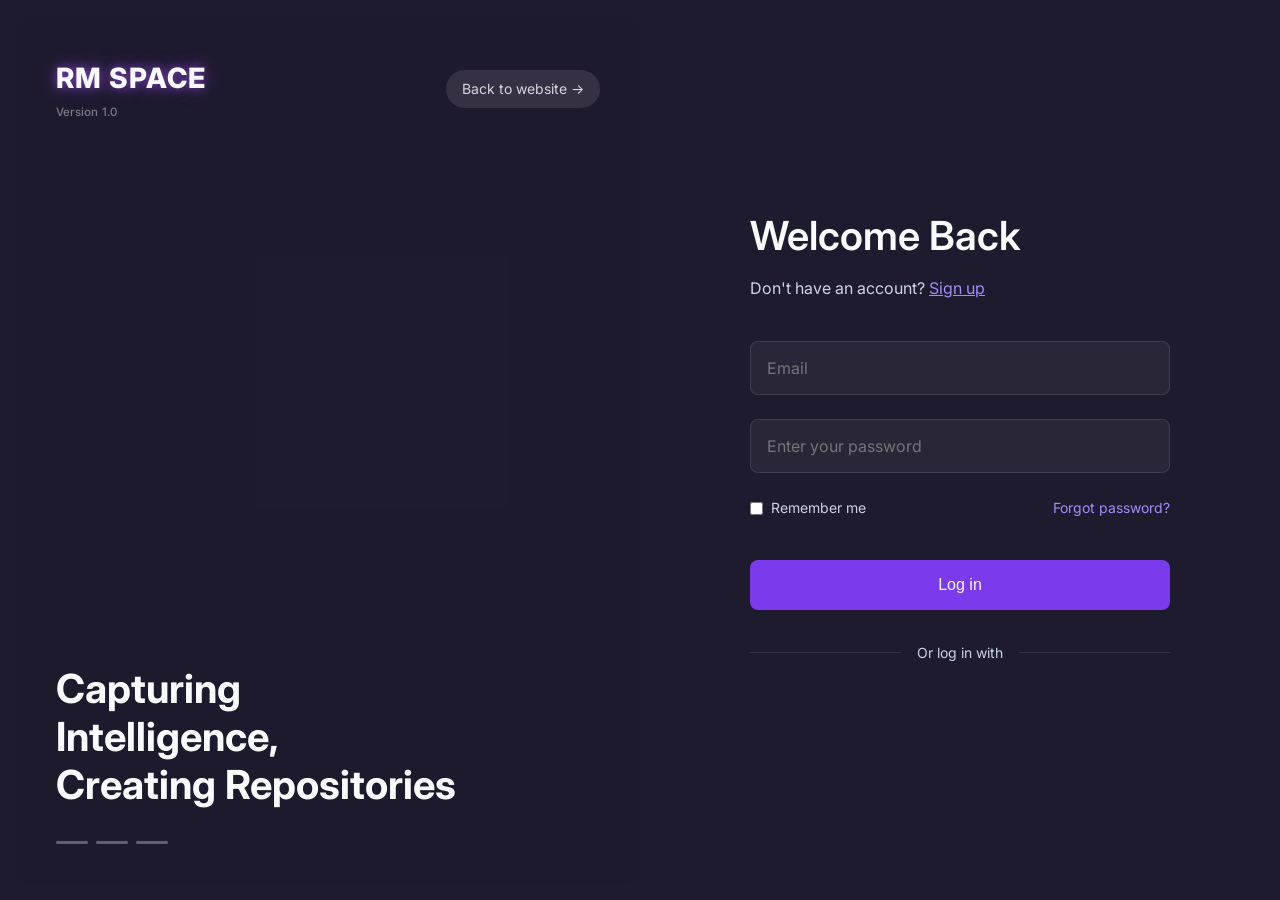
<file: pages/login.html>
<!DOCTYPE html>
<html lang="en">

<head>
    <meta charset="UTF-8">
    <meta name="viewport" content="width=device-width, initial-scale=1.0">
    <title>Login - RepoMind Space</title>
    <link href="https://fonts.googleapis.com/css2?family=Inter:wght@400;500;600;700&display=swap" rel="stylesheet">
    <link rel="stylesheet" href="../css/style.css">
    <script src="https://accounts.google.com/gsi/client" async defer></script>
    <script>
        function handleGoogleResponse(response) {
            console.log("Google response received!", response.credential);
            fetch('http://localhost:5000/api/auth/google', {
                method: 'POST',
                headers: { 'Content-Type': 'application/json' },
                body: JSON.stringify({ credential: response.credential })
            })
                .then(res => res.json())
                .then(data => {
                    if (data.token) {
                        localStorage.setItem('token', data.token);
                        window.location.href = 'dashboard.html';
                    } else {
                        alert(data.error || 'Google login failed');
                    }
                })
                .catch(err => {
                    console.error('Error during Google Auth:', err);
                    alert('Failed to connect to backend server.');
                });
        }
    </script>
</head>

<body style="padding: 0; background-color: #1e1b2e;">
    <div class="auth-split">
        <div class="auth-split-left">
            <div class="auth-header">
                <div>
                    <div class="auth-brand">RM SPACE</div>
                    <span class="version-text auth-version">Version 1.0</span>
                </div>
                <a href="../index.html" class="auth-back">Back to website &rarr;</a>
            </div>
            <div class="auth-hero-text">
                <h1>Capturing Intelligence,<br>Creating Repositories</h1>
                <div class="carousel-indicators" style="display: flex; gap: 0.5rem; margin-top: 1rem;">
                    <div class="indicator"></div>
                    <div class="indicator"></div>
                    <div class="indicator"></div>
                </div>
            </div>
        </div>
        <div class="auth-split-right">
            <div class="auth-form-wrapper">
                <h2>Welcome Back</h2>
                <p class="auth-subtitle">Don't have an account? <a href="register.html"
                        style="color: #a78bfa; text-decoration: underline;">Sign up</a></p>

                <form id="loginForm">
                    <div class="form-group">
                        <input type="email" id="email" class="form-control" required placeholder="Email">
                    </div>
                    <div class="form-group" style="position: relative;">
                        <input type="password" id="password" class="form-control" required
                            placeholder="Enter your password">
                    </div>
                    <div class="form-group" style="display: flex; justify-content: space-between; font-size: 0.875rem;">
                        <label
                            style="display: flex; align-items: center; gap: 0.5rem; color: var(--text-muted); cursor: pointer;">
                            <input type="checkbox" style="accent-color: #6366f1;"> Remember me
                        </label>
                        <a href="forgot-password.html" style="color: #a78bfa;">Forgot password?</a>
                    </div>
                    <button type="submit" class="btn btn-primary">Log in</button>
                </form>

                <div class="divider">Or log in with</div>
                <div class="social-login" style="justify-content: center;">
                    <div id="g_id_onload"
                        data-client_id="1091939061408-1rpl2tqd6tn2iulba1oo8v1cfh94t4bs.apps.googleusercontent.com"
                        data-context="signin" data-ux_mode="popup" data-callback="handleGoogleResponse"
                        data-auto_prompt="false">
                    </div>
                    <div class="g_id_signin" data-type="standard" data-shape="rectangular" data-theme="filled_black"
                        data-text="signin_with" data-size="large" data-logo_alignment="left" style="width: 100%;">
                    </div>
                </div>
            </div>
        </div>
    </div>
    <script src="../js/auth.js"></script>
</body>

</html>
</file>
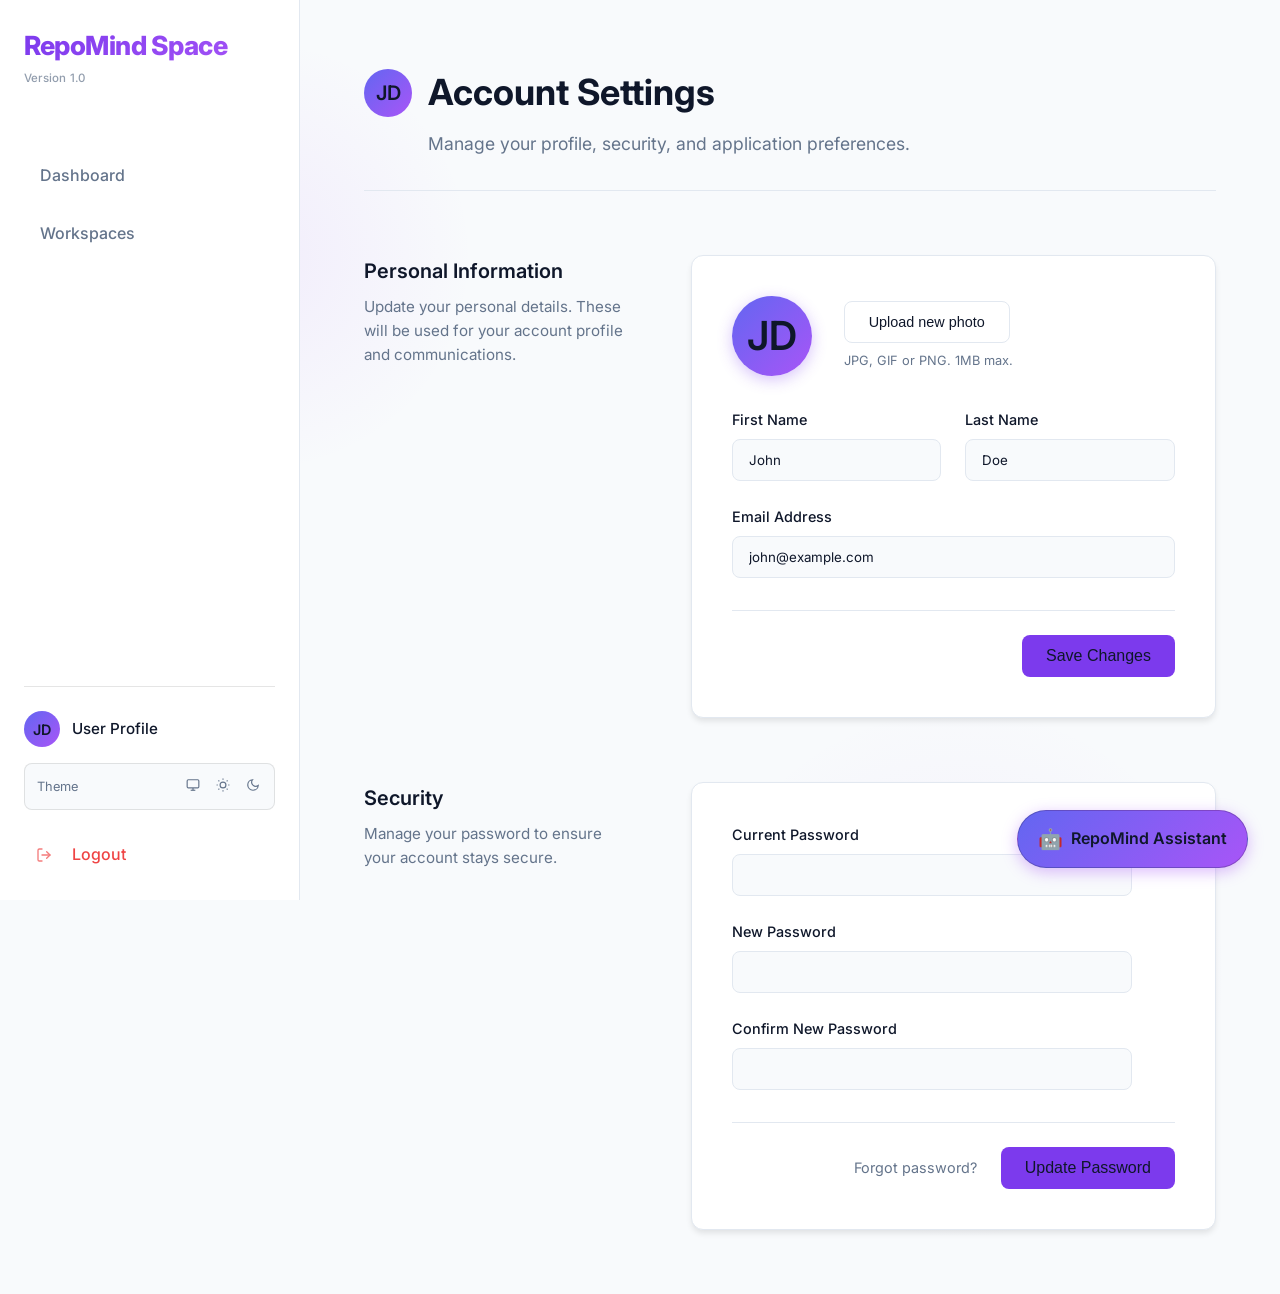
<file: pages/profile.html>
<!DOCTYPE html>
<html lang="en">
<head>
    <meta charset="UTF-8">
    <meta name="viewport" content="width=device-width, initial-scale=1.0">
    <title>User Profile - RepoMind Space</title>
    <link href="https://fonts.googleapis.com/css2?family=Inter:wght@400;500;600;700&display=swap" rel="stylesheet">
    <link rel="stylesheet" href="../css/style.css">
    <script src="../js/theme.js"></script>
    <style>
        .profile-container {
            max-width: 900px;
            margin: 0 auto;
            padding: 3rem 4rem;
        }
        
        .section-card {
            margin-bottom: 2.5rem;
            padding: 2.5rem;
        }

        .form-group-saas {
            margin-bottom: 1.5rem;
        }
        
        .form-label-saas {
            display: block;
            font-weight: 500;
            font-size: 0.95rem;
            color: var(--text-main);
            margin-bottom: 0.5rem;
        }

        .form-input-saas {
            width: 100%;
            padding: 0.875rem 1rem;
            font-size: 1rem;
            background: var(--glass-bg);
            border: 1px solid var(--glass-border);
            border-radius: 8px;
            color: var(--text-main);
            transition: border-color 0.2s ease, box-shadow 0.2s ease;
            font-family: 'Inter', sans-serif;
        }
        
        .form-input-saas:focus {
            outline: none;
            border-color: var(--primary-color);
            box-shadow: 0 0 0 2px rgba(168, 85, 247, 0.2);
        }

        .theme-grid {
            display: grid;
            grid-template-columns: repeat(3, 1fr);
            gap: 1.5rem;
            margin-top: 1rem;
        }

        .theme-option {
            background: var(--glass-bg);
            border: 2px solid var(--glass-border);
            border-radius: 12px;
            padding: 1.5rem;
            text-align: center;
            cursor: pointer;
            transition: all 0.2s ease;
            color: var(--text-muted);
        }
        
        .theme-option:hover {
            border-color: rgba(168, 85, 247, 0.4);
            color: var(--text-main);
            background: var(--glass-hover-bg);
        }

        .theme-option.active {
            border-color: var(--primary-color);
            color: var(--text-main);
            background: rgba(168, 85, 247, 0.1);
        }

        .theme-option svg {
            width: 32px;
            height: 32px;
            margin-bottom: 1rem;
        }

        .profile-avatar {
            width: 80px;
            height: 80px;
            border-radius: 50%;
            background: linear-gradient(135deg, #6366f1, #a855f7);
            color: var(--text-main);
            display: flex;
            align-items: center;
            justify-content: center;
            font-size: 2.5rem;
            font-weight: 600;
            margin-bottom: 1.5rem;
            box-shadow: 0 4px 15px rgba(124, 58, 237, 0.3);
        }
    </style>
</head>
<body>
    <div class="app-layout">
        <!-- Sidebar -->
        <aside class="sidebar">
            <div class="mb-4">
                <a href="dashboard.html" class="navbar-brand" style="display: block;">RepoMind Space</a>
                <span class="version-text">Version 1.0</span>
            </div>
            <nav class="sidebar-nav">
                <a href="dashboard.html" class="sidebar-link">Dashboard</a>
                <a href="workspaces.html" class="sidebar-link">Workspaces</a>
            </nav>
            
            <!-- User Profile Area (Unified) -->
            <div style="margin-top: auto; padding-top: 1.5rem; border-top: 1px solid var(--glass-border); display: flex; flex-direction: column; gap: 1rem;">
                <a href="profile.html" style="display: flex; align-items: center; gap: 0.75rem; text-decoration: none; color: var(--text-main);">
                    <div style="width: 36px; height: 36px; border-radius: 50%; background: linear-gradient(135deg, #6366f1, #a855f7); display: flex; align-items: center; justify-content: center; color: var(--text-main); font-weight: 600; font-size: 0.9rem;">JD</div>
                    <div style="font-size: 0.95rem; font-weight: 500;">User Profile</div>
                </a>
                
                <!-- Theme Switcher Pop-out -->
                <div class="theme-switcher-container" style="background: var(--bg-dark); border: 1px solid var(--glass-border); border-radius: 8px; padding: 0.5rem; display: flex; justify-content: space-between; align-items: center;">
                    <span style="font-size: 0.8rem; color: var(--text-muted); padding-left: 0.25rem;">Theme</span>
                    <div style="display: flex; gap: 0.25rem;">
                        <button onclick="setThemeMode('system')" title="System Theme" class="theme-btn" data-theme-btn="system" style="background: transparent; border: none; color: var(--text-muted); cursor: pointer; padding: 6px; border-radius: 6px;"><svg viewBox="0 0 24 24" fill="none" stroke="currentColor" stroke-width="2" style="width: 14px; height: 14px;"><rect x="2" y="3" width="20" height="14" rx="2" ry="2"></rect><line x1="8" y1="21" x2="16" y2="21"></line><line x1="12" y1="17" x2="12" y2="21"></line></svg></button>
                        <button onclick="setThemeMode('light')" title="Light Theme" class="theme-btn" data-theme-btn="light" style="background: transparent; border: none; color: var(--text-muted); cursor: pointer; padding: 6px; border-radius: 6px;"><svg viewBox="0 0 24 24" fill="none" stroke="currentColor" stroke-width="2" style="width: 14px; height: 14px;"><circle cx="12" cy="12" r="5"></circle><line x1="12" y1="1" x2="12" y2="3"></line><line x1="12" y1="21" x2="12" y2="23"></line><line x1="4.22" y1="4.22" x2="5.64" y2="5.64"></line><line x1="18.36" y1="18.36" x2="19.78" y2="19.78"></line><line x1="1" y1="12" x2="3" y2="12"></line><line x1="21" y1="12" x2="23" y2="12"></line><line x1="4.22" y1="19.78" x2="5.64" y2="18.36"></line><line x1="18.36" y1="5.64" x2="19.78" y2="4.22"></line></svg></button>
                        <button onclick="setThemeMode('dark')" title="Dark Theme" class="theme-btn" data-theme-btn="dark" style="background: transparent; border: none; color: var(--text-muted); cursor: pointer; padding: 6px; border-radius: 6px;"><svg viewBox="0 0 24 24" fill="none" stroke="currentColor" stroke-width="2" style="width: 14px; height: 14px;"><path d="M21 12.79A9 9 0 1 1 11.21 3 7 7 0 0 0 21 12.79z"></path></svg></button>
                    </div>
                </div>

                <a href="#" class="sidebar-link" id="logoutBtn" style="color: #ef4444; margin-top: 0.5rem; padding: 0.5rem 0.75rem;">
                    <svg viewBox="0 0 24 24" fill="none" stroke="currentColor" stroke-width="2" stroke-linecap="round" stroke-linejoin="round" style="width: 1rem; height: 1rem; margin-right: 0.5rem;"><path d="M9 21H5a2 2 0 0 1-2-2V5a2 2 0 0 1 2-2h4"></path><polyline points="16 17 21 12 16 7"></polyline><line x1="21" y1="12" x2="9" y2="12"></line></svg>
                    Logout
                </a>
            </div>
        </aside>

        <!-- Main Content -->
        <main class="main-content" style="padding: 0;">
            <div class="profile-container" style="max-width: 1200px; margin: 0 auto; padding: 4rem;">
                <header style="margin-bottom: 4rem; border-bottom: 1px solid var(--border-color); padding-bottom: 2rem;">
                    <h1 style="font-size: 2.25rem; font-weight: 700; color: var(--text-main); margin-bottom: 0.5rem; display: flex; align-items: center; gap: 1rem;">
                        <div style="width: 48px; height: 48px; border-radius: 50%; background: linear-gradient(135deg, #6366f1, #a855f7); display: flex; align-items: center; justify-content: center; color: var(--text-main); font-weight: 600; font-size: 1.25rem;">JD</div>
                        Account Settings
                    </h1>
                    <p style="color: var(--text-muted); font-size: 1.1rem; margin-left: 64px;">Manage your profile, security, and application preferences.</p>
                </header>

                <!-- 1. Profile Information -->
                <div style="display: grid; grid-template-columns: 1fr 2fr; gap: 4rem; margin-bottom: 4rem;">
                    <div>
                        <h3 style="color: var(--text-main); font-weight: 600; font-size: 1.25rem; margin-bottom: 0.5rem;">Personal Information</h3>
                        <p style="color: var(--text-muted); font-size: 0.95rem; line-height: 1.6;">Update your personal details. These will be used for your account profile and communications.</p>
                    </div>
                    <div style="background: var(--bg-card); border: 1px solid var(--border-color); border-radius: 12px; padding: 2.5rem; box-shadow: 0 4px 6px -1px rgba(0,0,0,0.1);">
                        <div style="display: flex; gap: 2rem; margin-bottom: 2rem; align-items: center;">
                            <div class="profile-avatar" style="margin-bottom: 0;">JD</div>
                            <div>
                                <button class="btn btn-secondary" style="font-size: 0.9rem; margin-bottom: 0.5rem;">Upload new photo</button>
                                <p style="color: var(--text-muted); font-size: 0.8rem; margin: 0;">JPG, GIF or PNG. 1MB max.</p>
                            </div>
                        </div>
                        
                        <div style="display: grid; grid-template-columns: 1fr 1fr; gap: 1.5rem; margin-bottom: 1.5rem;">
                            <div>
                                <label style="display: block; font-weight: 500; font-size: 0.9rem; color: var(--text-main); margin-bottom: 0.5rem;">First Name</label>
                                <input type="text" style="width: 100%; padding: 0.75rem 1rem; border-radius: 8px; border: 1px solid var(--border-color); background: var(--bg-dark); color: var(--text-main); font-family: inherit;" value="John">
                            </div>
                            <div>
                                <label style="display: block; font-weight: 500; font-size: 0.9rem; color: var(--text-main); margin-bottom: 0.5rem;">Last Name</label>
                                <input type="text" style="width: 100%; padding: 0.75rem 1rem; border-radius: 8px; border: 1px solid var(--border-color); background: var(--bg-dark); color: var(--text-main); font-family: inherit;" value="Doe">
                            </div>
                        </div>
                        <div style="margin-bottom: 2rem;">
                            <label style="display: block; font-weight: 500; font-size: 0.9rem; color: var(--text-main); margin-bottom: 0.5rem;">Email Address</label>
                            <input type="email" style="width: 100%; padding: 0.75rem 1rem; border-radius: 8px; border: 1px solid var(--border-color); background: var(--bg-dark); color: var(--text-main); font-family: inherit;" value="john@example.com">
                        </div>
                        <div style="display: flex; justify-content: flex-end; border-top: 1px solid var(--border-color); padding-top: 1.5rem; margin-top: 1.5rem;">
                            <button class="btn btn-primary" onclick="alert('Profile updated successfully!')">Save Changes</button>
                        </div>
                    </div>
                </div>

                <!-- Appearance Section Removed as requested -->

                <!-- 3. Security -->
                <div style="display: grid; grid-template-columns: 1fr 2fr; gap: 4rem;">
                    <div>
                        <h3 style="color: var(--text-main); font-weight: 600; font-size: 1.25rem; margin-bottom: 0.5rem;">Security</h3>
                        <p style="color: var(--text-muted); font-size: 0.95rem; line-height: 1.6;">Manage your password to ensure your account stays secure.</p>
                    </div>
                    <div style="background: var(--bg-card); border: 1px solid var(--border-color); border-radius: 12px; padding: 2.5rem; box-shadow: 0 4px 6px -1px rgba(0,0,0,0.1);">
                        <div style="margin-bottom: 1.5rem;">
                            <label style="display: block; font-weight: 500; font-size: 0.9rem; color: var(--text-main); margin-bottom: 0.5rem;">Current Password</label>
                            <input type="password" style="width: 100%; max-width: 400px; padding: 0.75rem 1rem; border-radius: 8px; border: 1px solid var(--border-color); background: var(--bg-dark); color: var(--text-main); font-family: inherit;">
                        </div>
                        <div style="margin-bottom: 1.5rem;">
                            <label style="display: block; font-weight: 500; font-size: 0.9rem; color: var(--text-main); margin-bottom: 0.5rem;">New Password</label>
                            <input type="password" style="width: 100%; max-width: 400px; padding: 0.75rem 1rem; border-radius: 8px; border: 1px solid var(--border-color); background: var(--bg-dark); color: var(--text-main); font-family: inherit;">
                        </div>
                        <div style="margin-bottom: 2rem;">
                            <label style="display: block; font-weight: 500; font-size: 0.9rem; color: var(--text-main); margin-bottom: 0.5rem;">Confirm New Password</label>
                            <input type="password" style="width: 100%; max-width: 400px; padding: 0.75rem 1rem; border-radius: 8px; border: 1px solid var(--border-color); background: var(--bg-dark); color: var(--text-main); font-family: inherit;">
                        </div>
                        <div style="display: flex; justify-content: flex-end; align-items: center; gap: 1.5rem; border-top: 1px solid var(--border-color); padding-top: 1.5rem; margin-top: 1.5rem;">
                            <a href="forgot-password.html" style="color: var(--text-muted); font-size: 0.9rem; text-decoration: none;">Forgot password?</a>
                            <button class="btn btn-primary" onclick="alert('Password updated successfully!')">Update Password</button>
                        </div>
                    </div>
                </div>

            </div>
        </main>
    </div>

    <!-- AI Assistant FAB -->
    <a href="repository-chat.html" class="ai-fab" title="Open RepoMind Assistant" style="text-decoration: none;">
        <span class="ai-fab-icon" style="font-size: 1.25rem;">🤖</span>
        RepoMind Assistant
    </a>

    <script src="../js/auth.js"></script>
</body>
</html>
</file>
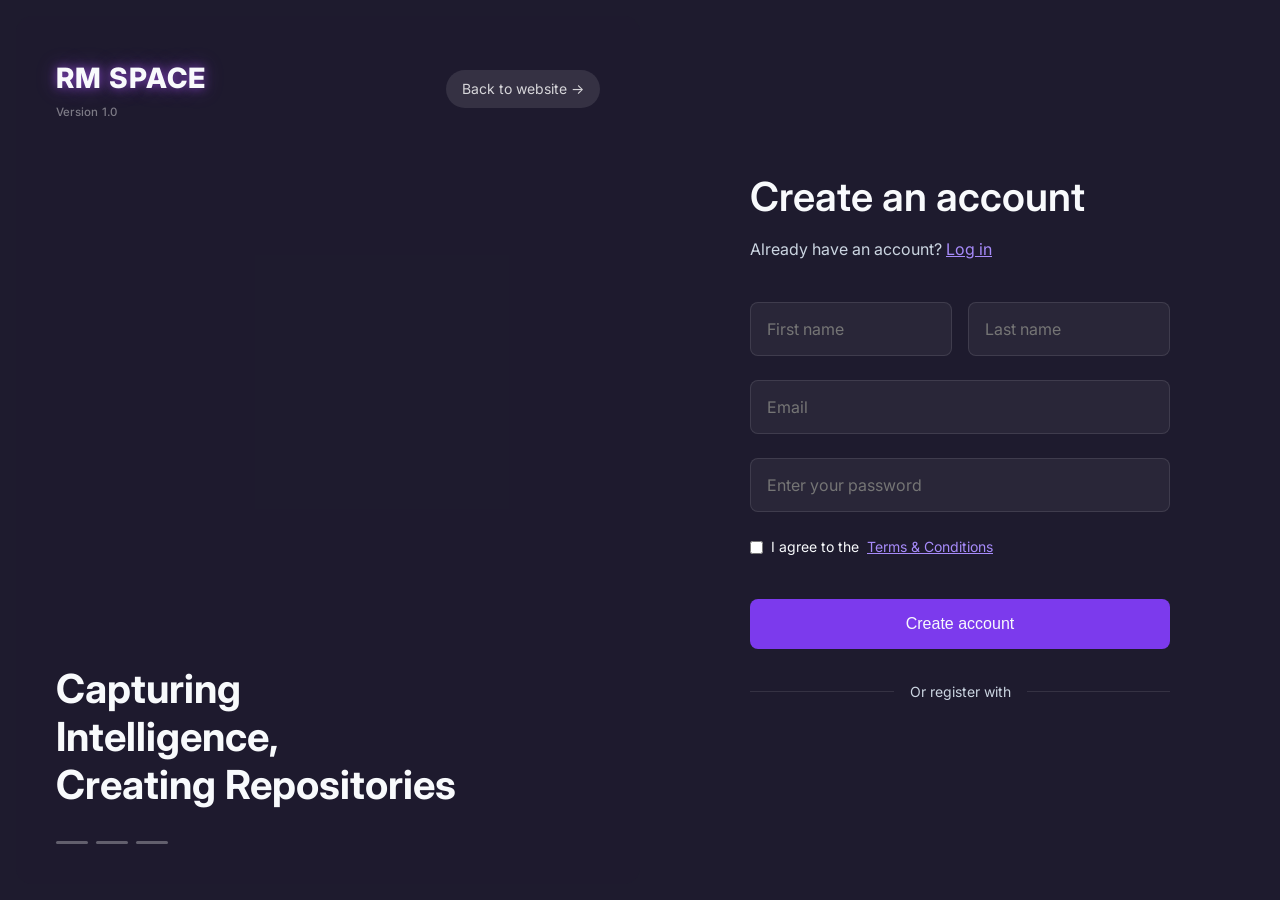
<file: pages/register.html>
<!DOCTYPE html>
<html lang="en">

<head>
    <meta charset="UTF-8">
    <meta name="viewport" content="width=device-width, initial-scale=1.0">
    <title>Create an Account - RepoMind Space</title>
    <link href="https://fonts.googleapis.com/css2?family=Inter:wght@400;500;600;700&display=swap" rel="stylesheet">
    <link rel="stylesheet" href="../css/style.css">
    <script src="https://accounts.google.com/gsi/client" async defer></script>
    <script>
        function handleGoogleResponse(response) {
            console.log("Google response received!", response.credential);
            fetch('http://localhost:5000/api/auth/google', {
                method: 'POST',
                headers: { 'Content-Type': 'application/json' },
                body: JSON.stringify({ credential: response.credential })
            })
                .then(res => res.json())
                .then(data => {
                    if (data.token) {
                        localStorage.setItem('token', data.token);
                        window.location.href = 'dashboard.html';
                    } else {
                        alert(data.error || 'Google login failed');
                    }
                })
                .catch(err => {
                    console.error('Error during Google Auth:', err);
                    alert('Failed to connect to backend server.');
                });
        }
    </script>
</head>

<body style="padding: 0; background-color: #1e1b2e;">
    <div class="auth-split">
        <div class="auth-split-left">
            <div class="auth-header">
                <div>
                    <div class="auth-brand">RM SPACE</div>
                    <span class="version-text auth-version">Version 1.0</span>
                </div>
                <a href="../index.html" class="auth-back">Back to website &rarr;</a>
            </div>
            <div class="auth-hero-text">
                <h1>Capturing Intelligence,<br>Creating Repositories</h1>
                <div class="carousel-indicators" style="display: flex; gap: 0.5rem; margin-top: 1rem;">
                    <div class="indicator active"></div>
                    <div class="indicator"></div>
                    <div class="indicator"></div>
                </div>
            </div>
        </div>
        <div class="auth-split-right">
            <div class="auth-form-wrapper">
                <h2>Create an account</h2>
                <p class="auth-subtitle">Already have an account? <a href="login.html"
                        style="color: #a78bfa; text-decoration: underline;">Log in</a></p>

                <form id="registerForm">
                    <div style="display: flex; gap: 1rem; margin-bottom: 1.5rem;">
                        <input type="text" id="firstName" class="form-control" required placeholder="First name">
                        <input type="text" id="lastName" class="form-control" required placeholder="Last name">
                    </div>
                    <div class="form-group">
                        <input type="email" id="email" class="form-control" required placeholder="Email">
                    </div>
                    <div class="form-group" style="position: relative;">
                        <input type="password" id="password" class="form-control" required
                            placeholder="Enter your password">
                    </div>
                    <div class="form-group" style="display: flex; font-size: 0.875rem;">
                        <label style="display: flex; align-items: center; gap: 0.5rem; color: var(--text-main); cursor: pointer;">
                            <input type="checkbox" style="accent-color: #6366f1;" required> I agree to the <a href="#"
                                style="color: #a78bfa; text-decoration: underline;">Terms & Conditions</a>
                        </label>
                    </div>
                    <button type="submit" class="btn btn-primary">Create account</button>
                </form>

                <div class="divider">Or register with</div>
                <div class="social-login" style="justify-content: center;">
                    <div id="g_id_onload"
                        data-client_id="1091939061408-1rpl2tqd6tn2iulba1oo8v1cfh94t4bs.apps.googleusercontent.com"
                        data-context="signin" data-ux_mode="popup" data-callback="handleGoogleResponse"
                        data-auto_prompt="false">
                    </div>
                    <div class="g_id_signin" data-type="standard" data-shape="rectangular" data-theme="filled_black"
                        data-text="signup_with" data-size="large" data-logo_alignment="left" style="width: 100%;">
                    </div>
                </div>
            </div>
        </div>
    </div>
    <script src="../js/auth.js"></script>
</body>

</html>
</file>
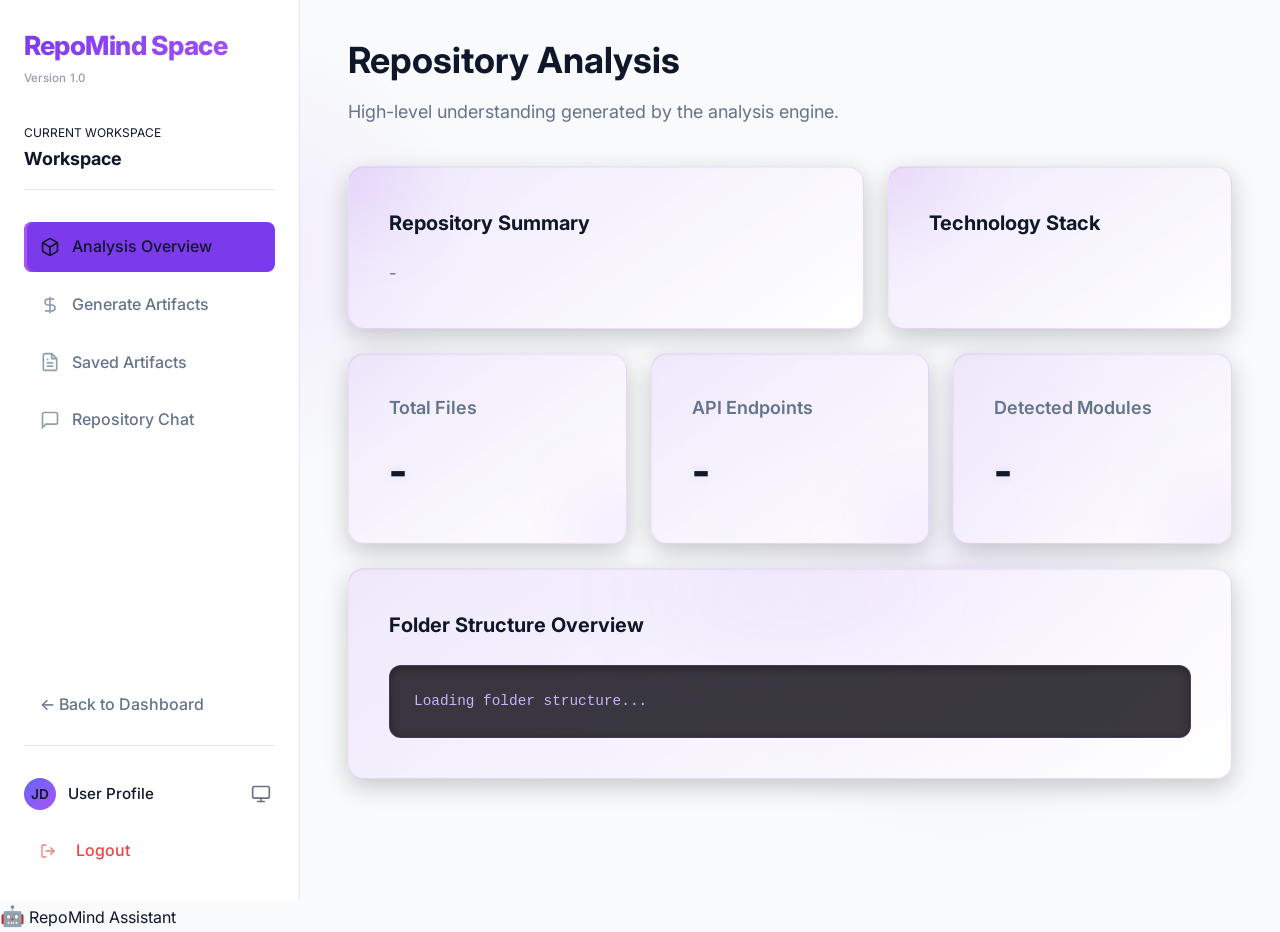
<file: pages/workspace-detail.html>
<!DOCTYPE html>
<html lang="en">

<head>
    <meta charset="UTF-8">
    <meta name="viewport" content="width=device-width, initial-scale=1.0">
    <title>Workspace Detail - RepoMind Space</title>
    <link href="https://fonts.googleapis.com/css2?family=Inter:wght@400;500;600;700&display=swap" rel="stylesheet">
    <link rel="stylesheet" href="../css/style.css">
    <script src="../js/theme.js"></script>
</head>

<body>
    <div class="app-layout">
        <!-- Sidebar -->
        <aside class="sidebar">
            <div class="mb-4">
                <a href="dashboard.html" class="navbar-brand" style="display: block;">RepoMind Space</a>
                <span class="version-text">Version 1.0</span>
            </div>
            <div class="mb-4" style="padding-bottom: 1rem; border-bottom: 1px solid var(--border-color);">
                <span class="text-muted" style="font-size: 0.75rem; text-transform: uppercase;">Current Workspace</span>
                <h3 style="font-size: 1.125rem;" id="workspaceNameHeader">Workspace Name</h3>
            </div>
            <nav class="sidebar-nav" style="margin-top: 0;">
                <a href="workspace-detail.html" class="sidebar-link active">
                    <svg viewBox="0 0 24 24" fill="none" stroke="currentColor" stroke-width="2">
                        <path
                            d="M21 16V8a2 2 0 0 0-1-1.73l-7-4a2 2 0 0 0-2 0l-7 4A2 2 0 0 0 3 8v8a2 2 0 0 0 1 1.73l7 4a2 2 0 0 0 2 0l7-4A2 2 0 0 0 21 16z">
                        </path>
                        <polyline points="3.27 6.96 12 12.01 20.73 6.96"></polyline>
                        <line x1="12" y1="22.08" x2="12" y2="12"></line>
                    </svg>
                    Analysis Overview
                </a>
                <a href="generate-artifact.html" class="sidebar-link">
                    <svg viewBox="0 0 24 24" fill="none" stroke="currentColor" stroke-width="2">
                        <path d="M12 2v20M17 5H9.5a3.5 3.5 0 0 0 0 7h5a3.5 3.5 0 0 1 0 7H6"></path>
                    </svg>
                    Generate Artifacts
                </a>
                <a href="artifacts.html" class="sidebar-link">
                    <svg viewBox="0 0 24 24" fill="none" stroke="currentColor" stroke-width="2">
                        <path d="M14 2H6a2 2 0 0 0-2 2v16a2 2 0 0 0 2 2h12a2 2 0 0 0 2-2V8z"></path>
                        <polyline points="14 2 14 8 20 8"></polyline>
                        <line x1="16" y1="13" x2="8" y2="13"></line>
                        <line x1="16" y1="17" x2="8" y2="17"></line>
                        <polyline points="10 9 9 9 8 9"></polyline>
                    </svg>
                    Saved Artifacts
                </a>
                <a href="repository-chat.html" class="sidebar-link">
                    <svg viewBox="0 0 24 24" fill="none" stroke="currentColor" stroke-width="2">
                        <path d="M21 15a2 2 0 0 1-2 2H7l-4 4V5a2 2 0 0 1 2-2h14a2 2 0 0 1 2 2z"></path>
                    </svg>
                    Repository Chat
                </a>
            </nav>
            <nav class="sidebar-nav" style="margin-top: auto;">
                <a href="dashboard.html" class="sidebar-link">← Back to Dashboard</a>
            </nav>

            <!-- User Profile Area (Unified) -->
            <div style="margin-top: 1rem; padding-top: 2rem; border-top: 1px solid var(--glass-border);">
                <div style="display: flex; align-items: center; justify-content: space-between; margin-bottom: 1rem;">
                    <a href="profile.html" style="display: flex; align-items: center; gap: 0.75rem; text-decoration: none; color: var(--text-main); flex-grow: 1;">
                        <div style="width: 32px; height: 32px; border-radius: 50%; background: linear-gradient(135deg, #6366f1, #a855f7); display: flex; align-items: center; justify-content: center; color: var(--text-main); font-weight: 600; font-size: 0.85rem;">
                            JD
                        </div>
                        <div style="font-size: 0.95rem; font-weight: 500;">User Profile</div>
                    </a>
                    
                    <button id="themeToggleBtn" style="background: transparent; border: none; color: var(--text-muted); cursor: pointer; display: flex; align-items: center; padding: 4px; border-radius: 6px; transition: all 0.2s;" title="Toggle Theme" onmouseover="this.style.background='var(--glass-hover-bg)'; this.style.color='var(--text-main)'" onmouseout="this.style.background='transparent'; this.style.color='var(--text-muted)'">
                        <svg id="themeToggleIcon" viewBox="0 0 24 24" fill="none" stroke="currentColor" stroke-width="2" stroke-linecap="round" stroke-linejoin="round" style="width: 1.25rem; height: 1.25rem;"><rect x="2" y="3" width="20" height="14" rx="2" ry="2"></rect><line x1="8" y1="21" x2="16" y2="21"></line><line x1="12" y1="17" x2="12" y2="21"></line></svg>
                    </button>
                </div>
                <a href="#" class="sidebar-link" id="logoutBtn" style="color: #ef4444;">
                    <svg viewBox="0 0 24 24" fill="none" stroke="currentColor" stroke-width="2" stroke-linecap="round" stroke-linejoin="round" style="width: 1rem; height: 1rem; margin-right: 0.5rem;"><path d="M9 21H5a2 2 0 0 1-2-2V5a2 2 0 0 1 2-2h4"></path><polyline points="16 17 21 12 16 7"></polyline><line x1="21" y1="12" x2="9" y2="12"></line></svg>
                    Logout
                </a>
            </div>
            </nav>
        </aside>

        <!-- Main Content -->
        <main class="main-content" style="padding: 2rem 3rem;">
            <div style="max-width: 1200px; margin: 0;">
                <header style="margin-bottom: 2.5rem;">
                    <h1 style="font-size: 2.25rem; font-weight: 700; color: var(--text-main); margin-bottom: 0.5rem;">Repository
                        Analysis</h1>
                    <p style="color: var(--text-muted); font-size: 1.125rem;">High-level understanding generated by the
                        analysis engine.</p>
                </header>

                <!-- Row 1: Summary and Stack -->
                <div style="display: grid; grid-template-columns: 1.5fr 1fr; gap: 1.5rem; margin-bottom: 1.5rem;">
                    <!-- Repository Summary -->
                    <div style="background: linear-gradient(145deg, rgba(168, 85, 247, 0.1) 0%, var(--glass-hover-bg) 100%); border-radius: 16px; padding: 2.5rem; box-shadow: 0 8px 24px rgba(0,0,0,0.2), inset 0 1px 1px var(--alpha-5); border: 1px solid rgba(168, 85, 247, 0.15); transition: all 0.3s ease; position: relative; overflow: hidden;"
                        onmouseover="this.style.borderColor='rgba(168, 85, 247, 0.4)'; this.style.boxShadow='0 12px 32px rgba(0,0,0,0.3), inset 0 1px 1px var(--alpha-10)'; this.style.transform='translateY(-4px)'"
                        onmouseout="this.style.borderColor='rgba(168, 85, 247, 0.15)'; this.style.boxShadow='0 8px 24px rgba(0,0,0,0.2), inset 0 1px 1px var(--alpha-5)'; this.style.transform='translateY(0)'">
                        <div
                            style="position: absolute; top: -50px; left: -50px; width: 100px; height: 100px; background: rgba(168, 85, 247, 0.15); filter: blur(40px); border-radius: 50%;">
                        </div>
                        <h2
                            style="font-size: 1.25rem; font-weight: 700; color: var(--text-main); margin-bottom: 1.25rem; position: relative; z-index: 1;">
                            Repository Summary</h2>
                        <p style="color: var(--text-muted); font-size: 1.05rem; line-height: 1.7; position: relative; z-index: 1;"
                            id="summaryText">
                            -
                        </p>
                    </div>

                    <!-- Technology Stack -->
                    <div style="background: linear-gradient(145deg, rgba(168, 85, 247, 0.1) 0%, var(--glass-hover-bg) 100%); border-radius: 16px; padding: 2.5rem; box-shadow: 0 8px 24px rgba(0,0,0,0.2), inset 0 1px 1px var(--alpha-5); border: 1px solid rgba(168, 85, 247, 0.15); transition: all 0.3s ease; position: relative; overflow: hidden;"
                        onmouseover="this.style.borderColor='rgba(168, 85, 247, 0.4)'; this.style.boxShadow='0 12px 32px rgba(0,0,0,0.3), inset 0 1px 1px var(--alpha-10)'; this.style.transform='translateY(-4px)'"
                        onmouseout="this.style.borderColor='rgba(168, 85, 247, 0.15)'; this.style.boxShadow='0 8px 24px rgba(0,0,0,0.2), inset 0 1px 1px var(--alpha-5)'; this.style.transform='translateY(0)'">
                        <div
                            style="position: absolute; top: -50px; left: -50px; width: 100px; height: 100px; background: rgba(168, 85, 247, 0.15); filter: blur(40px); border-radius: 50%;">
                        </div>
                        <h2
                            style="font-size: 1.25rem; font-weight: 700; color: var(--text-main); margin-bottom: 1.25rem; position: relative; z-index: 1;">
                            Technology Stack</h2>
                        <!-- Stack items can be injected here -->
                    </div>
                </div>

                <!-- Row 2: Metrics -->
                <div style="display: grid; grid-template-columns: repeat(3, 1fr); gap: 1.5rem; margin-bottom: 1.5rem;">
                    <!-- Total Files -->
                    <div style="background: linear-gradient(145deg, rgba(168, 85, 247, 0.1) 0%, var(--glass-hover-bg) 100%); border-radius: 16px; padding: 2.5rem; box-shadow: 0 8px 24px rgba(0,0,0,0.2), inset 0 1px 1px var(--alpha-5); border: 1px solid rgba(168, 85, 247, 0.15); transition: all 0.3s ease; position: relative; overflow: hidden;"
                        onmouseover="this.style.borderColor='rgba(168, 85, 247, 0.4)'; this.style.boxShadow='0 12px 32px rgba(0,0,0,0.3), inset 0 1px 1px var(--alpha-10)'; this.style.transform='translateY(-4px)'"
                        onmouseout="this.style.borderColor='rgba(168, 85, 247, 0.15)'; this.style.boxShadow='0 8px 24px rgba(0,0,0,0.2), inset 0 1px 1px var(--alpha-5)'; this.style.transform='translateY(0)'">
                        <div
                            style="position: absolute; bottom: -50px; right: -50px; width: 100px; height: 100px; background: rgba(168, 85, 247, 0.15); filter: blur(40px); border-radius: 50%;">
                        </div>
                        <h3
                            style="font-size: 1.125rem; font-weight: 600; color: var(--text-muted); margin-bottom: 1rem; position: relative; z-index: 1;">
                            Total Files</h3>
                        <div id="metricTotalFiles"
                            style="font-size: 2.5rem; font-weight: 800; color: var(--text-main); position: relative; z-index: 1; text-shadow: 0 0 10px var(--alpha-10);">
                            -</div>
                    </div>

                    <!-- API Endpoints -->
                    <div style="background: linear-gradient(145deg, rgba(168, 85, 247, 0.1) 0%, var(--glass-hover-bg) 100%); border-radius: 16px; padding: 2.5rem; box-shadow: 0 8px 24px rgba(0,0,0,0.2), inset 0 1px 1px var(--alpha-5); border: 1px solid rgba(168, 85, 247, 0.15); transition: all 0.3s ease; position: relative; overflow: hidden;"
                        onmouseover="this.style.borderColor='rgba(168, 85, 247, 0.4)'; this.style.boxShadow='0 12px 32px rgba(0,0,0,0.3), inset 0 1px 1px var(--alpha-10)'; this.style.transform='translateY(-4px)'"
                        onmouseout="this.style.borderColor='rgba(168, 85, 247, 0.15)'; this.style.boxShadow='0 8px 24px rgba(0,0,0,0.2), inset 0 1px 1px var(--alpha-5)'; this.style.transform='translateY(0)'">
                        <div
                            style="position: absolute; bottom: -50px; right: -50px; width: 100px; height: 100px; background: rgba(168, 85, 247, 0.15); filter: blur(40px); border-radius: 50%;">
                        </div>
                        <h3
                            style="font-size: 1.125rem; font-weight: 600; color: var(--text-muted); margin-bottom: 1rem; position: relative; z-index: 1;">
                            API Endpoints</h3>
                        <div id="metricApiEndpoints"
                            style="font-size: 2.5rem; font-weight: 800; color: var(--text-main); position: relative; z-index: 1; text-shadow: 0 0 10px var(--alpha-10);">
                            -</div>
                    </div>

                    <!-- Detected Modules -->
                    <div style="background: linear-gradient(145deg, rgba(168, 85, 247, 0.1) 0%, var(--glass-hover-bg) 100%); border-radius: 16px; padding: 2.5rem; box-shadow: 0 8px 24px rgba(0,0,0,0.2), inset 0 1px 1px var(--alpha-5); border: 1px solid rgba(168, 85, 247, 0.15); transition: all 0.3s ease; position: relative; overflow: hidden;"
                        onmouseover="this.style.borderColor='rgba(168, 85, 247, 0.4)'; this.style.boxShadow='0 12px 32px rgba(0,0,0,0.3), inset 0 1px 1px var(--alpha-10)'; this.style.transform='translateY(-4px)'"
                        onmouseout="this.style.borderColor='rgba(168, 85, 247, 0.15)'; this.style.boxShadow='0 8px 24px rgba(0,0,0,0.2), inset 0 1px 1px var(--alpha-5)'; this.style.transform='translateY(0)'">
                        <div
                            style="position: absolute; bottom: -50px; right: -50px; width: 100px; height: 100px; background: rgba(168, 85, 247, 0.15); filter: blur(40px); border-radius: 50%;">
                        </div>
                        <h3
                            style="font-size: 1.125rem; font-weight: 600; color: var(--text-muted); margin-bottom: 1rem; position: relative; z-index: 1;">
                            Detected Modules</h3>
                        <div id="metricDetectedModules"
                            style="font-size: 2.5rem; font-weight: 800; color: var(--text-main); position: relative; z-index: 1; text-shadow: 0 0 10px var(--alpha-10);">
                            -</div>
                    </div>
                </div>

                <!-- Row 3: Folder Structure -->
                <div style="background: linear-gradient(145deg, rgba(168, 85, 247, 0.1) 0%, var(--glass-hover-bg) 100%); border-radius: 16px; padding: 2.5rem; box-shadow: 0 8px 24px rgba(0,0,0,0.2), inset 0 1px 1px var(--alpha-5); border: 1px solid rgba(168, 85, 247, 0.15); transition: all 0.3s ease; position: relative; overflow: hidden;"
                    onmouseover="this.style.borderColor='rgba(168, 85, 247, 0.4)'; this.style.boxShadow='0 12px 32px rgba(0,0,0,0.3), inset 0 1px 1px var(--alpha-10)'; this.style.transform='translateY(-4px)'"
                    onmouseout="this.style.borderColor='rgba(168, 85, 247, 0.15)'; this.style.boxShadow='0 8px 24px rgba(0,0,0,0.2), inset 0 1px 1px var(--alpha-5)'; this.style.transform='translateY(0)'">
                    <div
                        style="position: absolute; top: 0; left: 50%; transform: translateX(-50%); width: 300px; height: 50px; background: rgba(168, 85, 247, 0.1); filter: blur(50px); border-radius: 50%;">
                    </div>
                    <h2
                        style="font-size: 1.25rem; font-weight: 700; color: var(--text-main); margin-bottom: 1.5rem; position: relative; z-index: 1;">
                        Folder Structure Overview</h2>
                    <div
                        style="background: rgba(10, 8, 16, 0.8); border-radius: 12px; padding: 1.5rem; border: 1px solid rgba(168, 85, 247, 0.15); box-shadow: inset 0 2px 10px rgba(0,0,0,0.4); position: relative; z-index: 1;">
                        <pre
                            style="font-family: 'Fira Code', 'Courier New', Courier, monospace; font-size: 0.9rem; color: #c4b5fd; margin: 0; line-height: 1.6;">Loading folder structure...</pre>
                    </div>
                </div>
            </div>
        </main>
    </div>

    <script src="../js/analysis.js"></script>
</body>

</html>
<span class="ai-fab-icon" style="font-size: 1.25rem;">🤖</span>
RepoMind Assistant
</a>
</body>

</html>
</file>
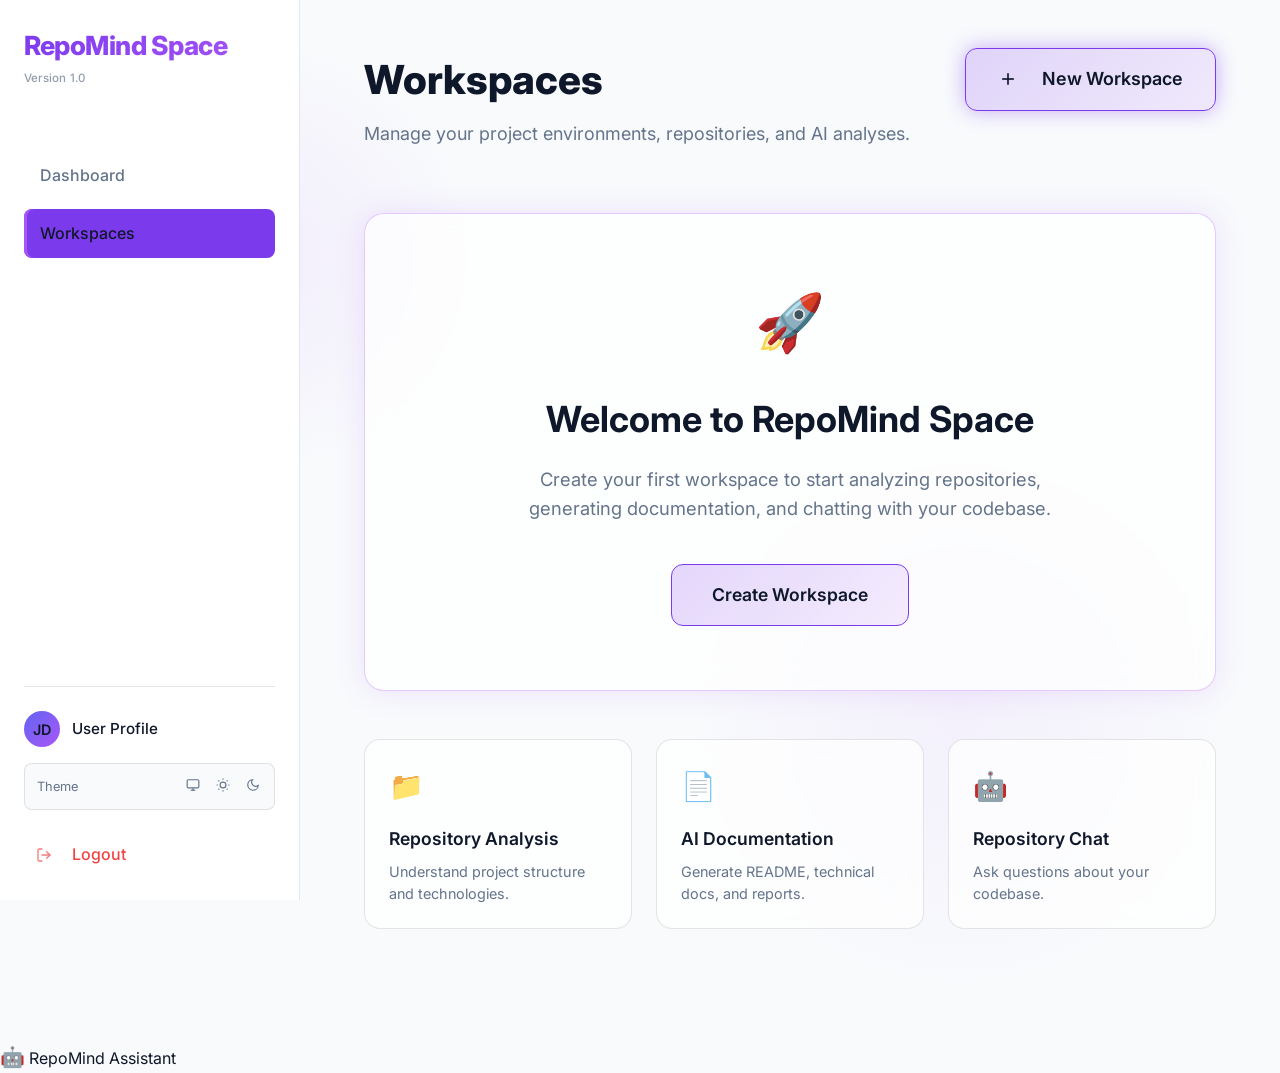
<file: pages/workspaces.html>
<!DOCTYPE html>
<html lang="en">

<head>
    <meta charset="UTF-8">
    <meta name="viewport" content="width=device-width, initial-scale=1.0">
    <title>Workspaces - RepoMind Space</title>
    <link href="https://fonts.googleapis.com/css2?family=Inter:wght@400;500;600;700&display=swap" rel="stylesheet">
    <link rel="stylesheet" href="../css/style.css">
    <style>
        .page-grid {
            display: grid;
            grid-template-columns: 3fr 1fr;
            gap: 2.5rem;
        }

        .glass-card {
            background: var(--glass-bg);
            backdrop-filter: blur(12px);
            border: 1px solid var(--alpha-10);
            border-radius: 16px;
            padding: 1.5rem;
            transition: all 0.3s ease;
        }

        .stat-card {
            display: flex;
            align-items: center;
            gap: 1rem;
        }

        .search-input {
            background: var(--glass-bg);
            border: 1px solid var(--alpha-10);
            color: var(--text-main);
            padding: 14px 20px 14px 48px;
            border-radius: 12px;
            width: 100%;
            font-family: 'Inter', sans-serif;
            font-size: 1rem;
            transition: all 0.3s ease;
            backdrop-filter: blur(12px);
        }

        .search-input:focus {
            outline: none;
            border-color: rgba(168, 85, 247, 0.5);
            box-shadow: 0 0 15px rgba(124, 58, 237, 0.2);
            background: var(--glass-hover-bg);
        }

        .search-icon-wrapper {
            position: absolute;
            left: 16px;
            top: 50%;
            transform: translateY(-50%);
            color: var(--text-muted);
            pointer-events: none;
        }

        .workspace-item-card {
            background: var(--bg-dark);
            border: 1px solid var(--alpha-5);
            border-radius: 16px;
            padding: 1.5rem;
            transition: all 0.2s ease;
            cursor: pointer;
            text-decoration: none;
            display: block;
            color: var(--text-main);
        }

        .workspace-item-card:hover {
            border-color: rgba(168, 85, 247, 0.4);
            transform: translateY(-4px);
            box-shadow: 0 10px 20px rgba(168, 85, 247, 0.1);
        }

        .quick-action-link {
            display: flex;
            align-items: center;
            gap: 1rem;
            padding: 1rem;
            background: rgba(255, 255, 255, 0.03);
            border: 1px solid var(--alpha-5);
            border-radius: 12px;
            color: var(--text-main);
            text-decoration: none;
            transition: all 0.2s ease;
            margin-bottom: 0.75rem;
        }

        .quick-action-link:hover {
            background: rgba(168, 85, 247, 0.1);
            border-color: rgba(168, 85, 247, 0.3);
            transform: translateX(4px);
        }
    </style>
    <script src="../js/theme.js"></script>
</head>

<body>
    <div class="app-layout">
        <!-- Sidebar -->
        <aside class="sidebar">
            <div class="mb-4">
                <a href="dashboard.html" class="navbar-brand" style="display: block;">RepoMind Space</a>
                <span class="version-text">Version 1.0</span>
            </div>
            <nav class="sidebar-nav">
                <a href="dashboard.html" class="sidebar-link">Dashboard</a>
                <a href="workspaces.html" class="sidebar-link active">Workspaces</a>
            </nav>
            
            <!-- User Profile Area (Unified) -->
            <div style="margin-top: auto; padding-top: 1.5rem; border-top: 1px solid var(--glass-border); display: flex; flex-direction: column; gap: 1rem;">
                <a href="profile.html" style="display: flex; align-items: center; gap: 0.75rem; text-decoration: none; color: var(--text-main);">
                    <div style="width: 36px; height: 36px; border-radius: 50%; background: linear-gradient(135deg, #6366f1, #a855f7); display: flex; align-items: center; justify-content: center; color: var(--text-main); font-weight: 600; font-size: 0.9rem;">JD</div>
                    <div style="font-size: 0.95rem; font-weight: 500;">User Profile</div>
                </a>
                
                <!-- Theme Switcher Pop-out -->
                <div class="theme-switcher-container" style="background: var(--bg-dark); border: 1px solid var(--glass-border); border-radius: 8px; padding: 0.5rem; display: flex; justify-content: space-between; align-items: center;">
                    <span style="font-size: 0.8rem; color: var(--text-muted); padding-left: 0.25rem;">Theme</span>
                    <div style="display: flex; gap: 0.25rem;">
                        <button onclick="setThemeMode('system')" title="System Theme" class="theme-btn" data-theme-btn="system" style="background: transparent; border: none; color: var(--text-muted); cursor: pointer; padding: 6px; border-radius: 6px;"><svg viewBox="0 0 24 24" fill="none" stroke="currentColor" stroke-width="2" style="width: 14px; height: 14px;"><rect x="2" y="3" width="20" height="14" rx="2" ry="2"></rect><line x1="8" y1="21" x2="16" y2="21"></line><line x1="12" y1="17" x2="12" y2="21"></line></svg></button>
                        <button onclick="setThemeMode('light')" title="Light Theme" class="theme-btn" data-theme-btn="light" style="background: transparent; border: none; color: var(--text-muted); cursor: pointer; padding: 6px; border-radius: 6px;"><svg viewBox="0 0 24 24" fill="none" stroke="currentColor" stroke-width="2" style="width: 14px; height: 14px;"><circle cx="12" cy="12" r="5"></circle><line x1="12" y1="1" x2="12" y2="3"></line><line x1="12" y1="21" x2="12" y2="23"></line><line x1="4.22" y1="4.22" x2="5.64" y2="5.64"></line><line x1="18.36" y1="18.36" x2="19.78" y2="19.78"></line><line x1="1" y1="12" x2="3" y2="12"></line><line x1="21" y1="12" x2="23" y2="12"></line><line x1="4.22" y1="19.78" x2="5.64" y2="18.36"></line><line x1="18.36" y1="5.64" x2="19.78" y2="4.22"></line></svg></button>
                        <button onclick="setThemeMode('dark')" title="Dark Theme" class="theme-btn" data-theme-btn="dark" style="background: transparent; border: none; color: var(--text-muted); cursor: pointer; padding: 6px; border-radius: 6px;"><svg viewBox="0 0 24 24" fill="none" stroke="currentColor" stroke-width="2" style="width: 14px; height: 14px;"><path d="M21 12.79A9 9 0 1 1 11.21 3 7 7 0 0 0 21 12.79z"></path></svg></button>
                    </div>
                </div>

                <a href="#" class="sidebar-link" id="logoutBtn" style="color: #ef4444; margin-top: 0.5rem; padding: 0.5rem 0.75rem;">
                    <svg viewBox="0 0 24 24" fill="none" stroke="currentColor" stroke-width="2" stroke-linecap="round" stroke-linejoin="round" style="width: 1rem; height: 1rem; margin-right: 0.5rem;"><path d="M9 21H5a2 2 0 0 1-2-2V5a2 2 0 0 1 2-2h4"></path><polyline points="16 17 21 12 16 7"></polyline><line x1="21" y1="12" x2="9" y2="12"></line></svg>
                    Logout
                </a>
            </div>
        </aside>

        <!-- Main Content -->
        <main class="main-content" style="padding: 3rem 4rem;">
            <div style="max-width: 1400px; margin: 0 auto;">

                <header
                    style="display: flex; justify-content: space-between; align-items: flex-start; margin-bottom: 3rem;">
                    <div>
                        <h1 class="analysis-header-title">Workspaces</h1>
                        <p class="analysis-body-text" style="font-size: 1.125rem; margin-top: 0.5rem;">Manage your
                            project environments, repositories, and AI analyses.</p>
                    </div>
                    <a href="create-workspace.html" class="action-btn-large primary"
                        style="text-decoration: none; padding: 1rem 2rem; font-size: 1.125rem; font-weight: 600; border-radius: 12px; box-shadow: 0 0 20px rgba(124, 58, 237, 0.4);">
                        <svg width="20" height="20" viewBox="0 0 24 24" fill="none" stroke="currentColor"
                            stroke-width="2" style="margin-right: 8px;">
                            <line x1="12" y1="5" x2="12" y2="19"></line>
                            <line x1="5" y1="12" x2="19" y2="12"></line>
                        </svg>
                        New Workspace
                    </a>
                </header>

                <!-- Empty State Container (Full Width) -->
                <div id="workspacesEmptyState" style="display: block; max-width: 900px; margin: 4rem auto;">

                    <div class="glass-card"
                        style="text-align: center; padding: 4rem 3rem; border-radius: 20px; box-shadow: 0 0 30px rgba(168, 85, 247, 0.15); border-color: rgba(168, 85, 247, 0.3); margin-bottom: 3rem;">
                        <div style="font-size: 3.5rem; margin-bottom: 1.5rem;">🚀</div>
                        <h2 style="font-size: 2.25rem; font-weight: 700; color: var(--text-main); margin-bottom: 1rem;">Welcome to
                            RepoMind Space</h2>
                        <p
                            style="color: var(--text-muted); font-size: 1.15rem; max-width: 550px; margin: 0 auto 2.5rem; line-height: 1.6;">
                            Create your first workspace to start analyzing repositories, generating documentation, and
                            chatting with your codebase.
                        </p>
                        <a href="create-workspace.html" class="action-btn-large primary"
                            style="display: inline-flex; text-decoration: none; padding: 1rem 2.5rem; font-size: 1.1rem; border-radius: 12px; font-weight: 600;">Create
                            Workspace</a>
                    </div>

                    <div style="display: grid; grid-template-columns: repeat(3, 1fr); gap: 1.5rem;">
                        <div class="glass-card"
                            style="padding: 1.5rem; text-align: left; border-radius: 16px; transition: transform 0.2s ease;">
                            <div style="font-size: 1.75rem; margin-bottom: 1rem;">📁</div>
                            <h4 style="color: var(--text-main); font-weight: 600; margin-bottom: 0.5rem; font-size: 1.1rem;">
                                Repository Analysis</h4>
                            <p style="color: var(--text-muted); font-size: 0.9rem; line-height: 1.5; margin: 0;">
                                Understand project structure and technologies.</p>
                        </div>
                        <div class="glass-card"
                            style="padding: 1.5rem; text-align: left; border-radius: 16px; transition: transform 0.2s ease;">
                            <div style="font-size: 1.75rem; margin-bottom: 1rem;">📄</div>
                            <h4 style="color: var(--text-main); font-weight: 600; margin-bottom: 0.5rem; font-size: 1.1rem;">AI
                                Documentation</h4>
                            <p style="color: var(--text-muted); font-size: 0.9rem; line-height: 1.5; margin: 0;">
                                Generate README, technical docs, and reports.</p>
                        </div>
                        <div class="glass-card"
                            style="padding: 1.5rem; text-align: left; border-radius: 16px; transition: transform 0.2s ease;">
                            <div style="font-size: 1.75rem; margin-bottom: 1rem;">🤖</div>
                            <h4 style="color: var(--text-main); font-weight: 600; margin-bottom: 0.5rem; font-size: 1.1rem;">
                                Repository Chat</h4>
                            <p style="color: var(--text-muted); font-size: 0.9rem; line-height: 1.5; margin: 0;">Ask
                                questions about your codebase.</p>
                        </div>
                    </div>
                </div>

                <!-- Populated State Container (Grid with Sidebar) -->
                <div id="workspacesPopulatedState" style="display: none;">
                    <div class="page-grid">
                        <!-- LEFT COLUMN (Main Feed) -->
                        <div>
                            <!-- Statistics Row -->
                            <div
                                style="display: grid; grid-template-columns: repeat(4, 1fr); gap: 1.5rem; margin-bottom: 2.5rem;">
                                <div class="glass-card stat-card">
                                    <div
                                        style="background: rgba(168, 85, 247, 0.15); padding: 1rem; border-radius: 12px; color: #a855f7;">
                                        <svg width="24" height="24" viewBox="0 0 24 24" fill="none"
                                            stroke="currentColor" stroke-width="2">
                                            <path
                                                d="M22 19a2 2 0 0 1-2 2H4a2 2 0 0 1-2-2V5a2 2 0 0 1 2-2h5l2 3h9a2 2 0 0 1 2 2z">
                                            </path>
                                        </svg>
                                    </div>
                                    <div>
                                        <div
                                            style="color: var(--text-muted); font-size: 0.75rem; text-transform: uppercase; font-weight: 600;">
                                            Workspaces</div>
                                        <div style="font-size: 1.5rem; font-weight: 700; color: var(--text-main);"
                                            id="statTotalWorkspaces">0</div>
                                    </div>
                                </div>
                                <div class="glass-card stat-card">
                                    <div
                                        style="background: rgba(59, 130, 246, 0.15); padding: 1rem; border-radius: 12px; color: #3b82f6;">
                                        <svg width="24" height="24" viewBox="0 0 24 24" fill="none"
                                            stroke="currentColor" stroke-width="2">
                                            <path
                                                d="M9 19c-5 1.5-5-2.5-7-3m14 6v-3.87a3.37 3.37 0 0 0-.94-2.61c3.14-.35 6.44-1.54 6.44-7A5.44 5.44 0 0 0 20 4.77 5.07 5.07 0 0 0 19.91 1S18.73.65 16 2.48a13.38 13.38 0 0 0-7 0C6.27.65 5.09 1 5.09 1A5.07 5.07 0 0 0 5 4.77a5.44 5.44 0 0 0-1.5 3.78c0 5.42 3.3 6.61 6.44 7A3.37 3.37 0 0 0 9 18.13V22">
                                            </path>
                                        </svg>
                                    </div>
                                    <div>
                                        <div
                                            style="color: var(--text-muted); font-size: 0.75rem; text-transform: uppercase; font-weight: 600;">
                                            Repositories</div>
                                        <div style="font-size: 1.5rem; font-weight: 700; color: var(--text-main);"
                                            id="statRepositories">0</div>
                                    </div>
                                </div>
                                <div class="glass-card stat-card">
                                    <div
                                        style="background: rgba(16, 185, 129, 0.15); padding: 1rem; border-radius: 12px; color: #10b981;">
                                        <svg width="24" height="24" viewBox="0 0 24 24" fill="none"
                                            stroke="currentColor" stroke-width="2">
                                            <path d="M14 2H6a2 2 0 0 0-2 2v16a2 2 0 0 0 2 2h12a2 2 0 0 0 2-2V8z"></path>
                                            <polyline points="14 2 14 8 20 8"></polyline>
                                        </svg>
                                    </div>
                                    <div>
                                        <div
                                            style="color: var(--text-muted); font-size: 0.75rem; text-transform: uppercase; font-weight: 600;">
                                            Artifacts</div>
                                        <div style="font-size: 1.5rem; font-weight: 700; color: var(--text-main);"
                                            id="statArtifacts">0</div>
                                    </div>
                                </div>
                                <div class="glass-card stat-card">
                                    <div
                                        style="background: rgba(245, 158, 11, 0.15); padding: 1rem; border-radius: 12px; color: #f59e0b;">
                                        <svg width="24" height="24" viewBox="0 0 24 24" fill="none"
                                            stroke="currentColor" stroke-width="2">
                                            <path d="M21 15a2 2 0 0 1-2 2H7l-4 4V5a2 2 0 0 1 2-2h14a2 2 0 0 1 2 2z">
                                            </path>
                                        </svg>
                                    </div>
                                    <div>
                                        <div
                                            style="color: var(--text-muted); font-size: 0.75rem; text-transform: uppercase; font-weight: 600;">
                                            AI Chats</div>
                                        <div style="font-size: 1.5rem; font-weight: 700; color: var(--text-main);" id="statChats">0
                                        </div>
                                    </div>
                                </div>
                            </div>

                            <!-- Search Bar -->
                            <div style="position: relative; margin-bottom: 2.5rem;">
                                <div class="search-icon-wrapper">
                                    <svg width="18" height="18" viewBox="0 0 24 24" fill="none" stroke="currentColor"
                                        stroke-width="2">
                                        <circle cx="11" cy="11" r="8"></circle>
                                        <line x1="21" y1="21" x2="16.65" y2="16.65"></line>
                                    </svg>
                                </div>
                                <input type="text" class="search-input"
                                    placeholder="Search workspaces, repositories, or tech stacks...">
                            </div>

                            <!-- Workspaces Grid -->
                            <div style="display: grid; grid-template-columns: repeat(2, 1fr); gap: 1.5rem;"
                                id="workspacesList">
                                <!-- Javascript will inject the cards here -->
                            </div>
                        </div>

                        <!-- RIGHT COLUMN (Sidebar) -->
                        <div>
                            <div class="glass-card" style="margin-bottom: 1.5rem;">
                                <h3
                                    style="font-size: 1.125rem; color: var(--text-main); margin-bottom: 1.5rem; border-bottom: 1px solid var(--alpha-10); padding-bottom: 0.75rem;">
                                    Quick Actions</h3>
                                <a href="create-workspace.html" class="quick-action-link">
                                    <div style="color: #a855f7;"><svg width="20" height="20" viewBox="0 0 24 24"
                                            fill="none" stroke="currentColor" stroke-width="2">
                                            <circle cx="12" cy="12" r="10"></circle>
                                            <line x1="12" y1="8" x2="12" y2="16"></line>
                                            <line x1="8" y1="12" x2="16" y2="12"></line>
                                        </svg></div>
                                    <div>
                                        <div style="font-weight: 600; font-size: 0.95rem;">New Workspace</div>
                                        <div style="color: var(--text-muted); font-size: 0.8rem;">Create environment
                                        </div>
                                    </div>
                                </a>
                                <a href="workspace-detail.html" class="quick-action-link">
                                    <div style="color: #3b82f6;"><svg width="20" height="20" viewBox="0 0 24 24"
                                            fill="none" stroke="currentColor" stroke-width="2">
                                            <polyline points="22 12 18 12 15 21 9 3 6 12 2 12"></polyline>
                                        </svg></div>
                                    <div>
                                        <div style="font-weight: 600; font-size: 0.95rem;">Analyze Repo</div>
                                        <div style="color: var(--text-muted); font-size: 0.8rem;">Start a new scan</div>
                                    </div>
                                </a>
                                <a href="generate-artifact.html" class="quick-action-link">
                                    <div style="color: #10b981;"><svg width="20" height="20" viewBox="0 0 24 24"
                                            fill="none" stroke="currentColor" stroke-width="2">
                                            <path d="M14 2H6a2 2 0 0 0-2 2v16a2 2 0 0 0 2 2h12a2 2 0 0 0 2-2V8z"></path>
                                            <polyline points="14 2 14 8 20 8"></polyline>
                                        </svg></div>
                                    <div>
                                        <div style="font-weight: 600; font-size: 0.95rem;">Generate Docs</div>
                                        <div style="color: var(--text-muted); font-size: 0.8rem;">Auto-create files
                                        </div>
                                    </div>
                                </a>
                                <a href="repository-chat.html" class="quick-action-link" style="margin-bottom: 0;">
                                    <div style="color: #f59e0b;"><svg width="20" height="20" viewBox="0 0 24 24"
                                            fill="none" stroke="currentColor" stroke-width="2">
                                            <path d="M21 15a2 2 0 0 1-2 2H7l-4 4V5a2 2 0 0 1 2-2h14a2 2 0 0 1 2 2z">
                                            </path>
                                        </svg></div>
                                    <div>
                                        <div style="font-weight: 600; font-size: 0.95rem;">Ask RepoMind AI</div>
                                        <div style="color: var(--text-muted); font-size: 0.8rem;">Chat with codebase
                                        </div>
                                    </div>
                                </a>
                            </div>

                            <div class="glass-card">
                                <h3
                                    style="font-size: 1.125rem; color: var(--text-main); margin-bottom: 1.5rem; border-bottom: 1px solid var(--alpha-10); padding-bottom: 0.75rem;">
                                    Recent Activity</h3>
                                <div id="activityLog">
                                    <!-- Activity items injected via JS -->
                                    <div style="text-align: center; padding: 1rem 0;">
                                        <svg width="32" height="32" viewBox="0 0 24 24" fill="none"
                                            stroke="currentColor" stroke-width="1.5"
                                            style="color: var(--alpha-20); margin-bottom: 0.5rem;">
                                            <circle cx="12" cy="12" r="10"></circle>
                                            <polyline points="12 6 12 12 16 14"></polyline>
                                        </svg>
                                        <p class="text-muted" style="font-size: 0.875rem;" id="emptyActivityMsg">No
                                            recent activity yet. Create a workspace to get started.</p>
                                    </div>
                                </div>
                            </div>
                        </div>

                    </div>
                </div>
            </div>
        </main>
    </div>

    <script src="../js/auth.js"></script>
    <script src="../js/workspace.js"></script>
</body>

</html>
<span class="ai-fab-icon" style="font-size: 1.25rem;">🤖</span>
RepoMind Assistant
</a>
</body>

</html>
</file>
<file: css/style.css>
:root {
  --primary-color: #7c3aed;
  --primary-hover: #6d28d9;
  --bg-dark: #1e1b2e;
  --bg-card: #2e2844;
  --text-main: #f8fafc;
  --text-muted: #cbd5e1;
  --border-color: #4a4066;
  --success: #10b981;
  --error: #ef4444;
  --warning: #f59e0b;
  --glass-bg: rgba(46, 40, 68, 0.6);
  --glass-border: var(--alpha-10);
  --glass-hover-bg: rgba(46, 40, 68, 0.8);
  --alpha-5: rgba(255, 255, 255, 0.05);
  --alpha-10: rgba(255, 255, 255, 0.1);
  --alpha-20: rgba(255, 255, 255, 0.2);
  --alpha-30: rgba(255, 255, 255, 0.3);}

:root[data-theme="light"] {
  --bg-dark: #f8fafc;
  --bg-card: #ffffff;
  --text-main: #0f172a;
  --text-muted: #64748b;
  --border-color: #e2e8f0;
  --glass-bg: rgba(255, 255, 255, 0.7);
  --glass-border: rgba(0, 0, 0, 0.1);
  --glass-hover-bg: rgba(255, 255, 255, 0.9);
  --alpha-5: rgba(0, 0, 0, 0.05);
  --alpha-10: rgba(0, 0, 0, 0.1);
  --alpha-20: rgba(0, 0, 0, 0.2);
  --alpha-30: rgba(0, 0, 0, 0.3);

}

* {
  box-sizing: border-box;
  margin: 0;
  padding: 0;
}

body {
  font-family: 'Inter', system-ui, sans-serif;
  background-color: var(--bg-dark);
  color: var(--text-main);
  line-height: 1.6;
}

a {
  color: var(--primary-color);
  text-decoration: none;
  transition: color 0.3s ease;
}

a:hover {
  color: var(--primary-hover);
}

.container {
  max-width: 1200px;
  margin: 0 auto;
  padding: 0 2rem;
}

/* Navbar */
.navbar {
  display: flex;
  justify-content: space-between;
  align-items: center;
  padding: 1.5rem 0;
  border-bottom: 1px solid var(--border-color);
}

.navbar-brand {
  font-size: 1.65rem;
  font-weight: 800;
  text-decoration: none;
  background: linear-gradient(135deg, var(--primary-color), #a855f7);
  -webkit-background-clip: text;
  -webkit-text-fill-color: transparent;
  letter-spacing: -0.5px;
  white-space: nowrap;
}

.navbar-nav {
  display: flex;
  gap: 1.5rem;
  align-items: center;
}

/* Buttons */
.btn {
  display: inline-flex;
  align-items: center;
  justify-content: center;
  padding: 0.75rem 1.5rem;
  border-radius: 0.5rem;
  font-weight: 500;
  cursor: pointer;
  transition: all 0.2s ease;
  border: none;
  font-size: 1rem;
}

.btn-primary {
  background-color: var(--primary-color);
  color: var(--text-main);
}

.btn-primary:hover {
  background-color: var(--primary-hover);
  color: white !important;
  transform: translateY(-1px);
  box-shadow: 0 0 15px rgba(99, 102, 241, 0.4);
}

.btn-secondary {
  background-color: transparent;
  border: 1px solid var(--border-color);
  color: var(--text-main);
}

.btn-secondary:hover {
  background-color: var(--bg-card);
}

/* Cards */
.card {
  background-color: var(--bg-card);
  border-radius: 1rem;
  padding: 2rem;
  border: 1px solid var(--border-color);
  box-shadow: 0 4px 6px -1px rgb(0 0 0 / 0.1);
}

/* Forms */
.form-group {
  margin-bottom: 1.5rem;
}

.form-label {
  display: block;
  margin-bottom: 0.5rem;
  font-weight: 500;
  color: var(--text-muted);
}

.form-control {
  width: 100%;
  padding: 0.75rem 1rem;
  background-color: var(--bg-dark);
  border: 1px solid var(--border-color);
  border-radius: 0.5rem;
  color: var(--text-main);
  font-family: inherit;
  transition: border-color 0.2s;
}

.form-control:focus {
  outline: none;
  border-color: var(--primary-color);
}

/* Utility */
.text-center {
  text-align: center;
}

.mb-1 {
  margin-bottom: 0.5rem;
}

.mb-2 {
  margin-bottom: 1rem;
}

.mb-4 {
  margin-bottom: 2rem;
}

.mb-5 {
  margin-bottom: 3rem;
}

.mt-4 {
  margin-top: 2rem;
}

/* Dashboard Layout */
.app-layout {
  display: grid;
  grid-template-columns: 300px 1fr;
  min-height: 100vh;
}

.sidebar {
  background-color: var(--bg-card);
  border-right: 1px solid var(--border-color);
  padding: 1.5rem;
  display: flex;
  flex-direction: column;
  height: 100vh;
  position: sticky;
  top: 0;
}

.sidebar-nav {
  display: flex;
  flex-direction: column;
  gap: 0.5rem;
  margin-top: 2rem;
}

.sidebar-link {
  padding: 0.75rem 1rem;
  border-radius: 0.5rem;
  color: var(--text-muted);
  transition: all 0.2s;
}

.sidebar-link:hover,
.sidebar-link.active {
  background-color: var(--primary-color);
  color: var(--text-main);
  box-shadow: inset 3px 0 0 #a855f7;
}

.main-content {
  padding: 3rem;
  overflow-y: auto;
}

/* Grid System */
.grid {
  display: grid;
  gap: 2rem;
}

.grid-cols-2 {
  grid-template-columns: repeat(2, 1fr);
}

.grid-cols-3 {
  grid-template-columns: repeat(3, 1fr);
}

.grid-cols-4 {
  grid-template-columns: repeat(4, 1fr);
}

/* Auth Split Layout */
.auth-split {
  display: flex;
  min-height: 100vh;
  background-color: #1e1b2e;
  /* dark purple/black background */
  color: var(--text-main);
  padding: 1rem;
  gap: 1rem;
}

.auth-split-left {
  flex: 1;
  border-radius: 1rem;
  background: linear-gradient(135deg, #4f46e5 0%, #1e1b4b 100%);
  background-image: url('https://images.unsplash.com/photo-1618005182384-a83a8bd57fbe?q=80&w=1470&auto=format&fit=crop');
  /* Abstract fluid/tech matching the AI theme */
  background-size: cover;
  background-position: center;
  position: relative;
  display: flex;
  flex-direction: column;
  justify-content: space-between;
  padding: 2.5rem;
  overflow: hidden;
  animation: bgSlideshow 15s infinite;
}

@keyframes bgSlideshow {

  0%,
  100% {
    background-image: url('https://images.unsplash.com/photo-1618005182384-a83a8bd57fbe?q=80&w=1470&auto=format&fit=crop');
  }

  33.33% {
    background-image: url('https://images.unsplash.com/photo-1550751827-4bd374c3f58b?q=80&w=1470&auto=format&fit=crop');
  }

  66.66% {
    background-image: url('https://images.unsplash.com/photo-1451187580459-43490279c0fa?q=80&w=1470&auto=format&fit=crop');
  }
}

.indicator {
  width: 2rem;
  height: 3px;
  background: var(--alpha-30);
  border-radius: 2px;
  transition: background 0.3s;
  animation: slideIndicator 15s infinite;
}

.indicator:nth-child(1) {
  animation-delay: 0s;
}

.indicator:nth-child(2) {
  animation-delay: -10s;
}

.indicator:nth-child(3) {
  animation-delay: -5s;
}

@keyframes slideIndicator {

  0%,
  30% {
    background: white;
  }

  33%,
  100% {
    background: var(--alpha-30);
  }
}

.auth-split-left::before {
  content: '';
  position: absolute;
  top: 0;
  left: 0;
  right: 0;
  bottom: 0;
  background: rgba(30, 27, 46, 0.5);
  /* dark tint overlay */
  z-index: 1;
}

.auth-split-left>* {
  position: relative;
  z-index: 2;
}

.auth-header {
  display: flex;
  justify-content: space-between;
  align-items: center;
}

.auth-brand {
  font-size: 1.75rem;
  font-weight: 800;
  color: var(--text-main);
  letter-spacing: 1px;
  text-shadow: 0 0 10px rgba(168, 85, 247, 0.6), 0 0 20px rgba(168, 85, 247, 0.4);
}

.version-text {
  font-size: 11.5px;
  color: var(--text-muted);
  opacity: 0.7;
  letter-spacing: 0.02em;
  font-weight: 500;
  display: block;
  margin-top: 0.15rem;
}

.version-text.auth-version {
  color: rgba(255, 255, 255, 0.6);
}

.auth-back {
  color: rgba(255, 255, 255, 0.8);
  font-size: 0.875rem;
  background: var(--alpha-10);
  padding: 0.5rem 1rem;
  border-radius: 2rem;
  transition: all 0.2s;
}

.auth-back:hover {
  background: var(--alpha-20);
  color: var(--text-main);
}

.auth-hero-text h1 {
  font-size: 2.5rem;
  color: var(--text-main);
  line-height: 1.2;
  margin-bottom: 2rem;
  max-width: 400px;
}

.auth-split-right {
  flex: 1;
  display: flex;
  flex-direction: column;
  justify-content: center;
  align-items: center;
  padding: 2rem;
}

.auth-form-wrapper {
  width: 100%;
  max-width: 420px;
}

.auth-form-wrapper h2 {
  font-size: 2.5rem;
  margin-bottom: 0.5rem;
  font-weight: 600;
}

.auth-subtitle {
  color: var(--text-muted);
  margin-bottom: 2.5rem;
}

.auth-form-wrapper .form-control {
  background-color: var(--alpha-5);
  border: 1px solid var(--alpha-10);
  padding: 1rem;
  border-radius: 0.5rem;
  font-size: 1rem;
  transition: all 0.2s ease;
}

.auth-form-wrapper .form-control:focus {
  border-color: #a78bfa;
  background-color: var(--alpha-5);
  box-shadow: 0 0 0 2px rgba(167, 139, 250, 0.2);
}

.auth-form-wrapper .btn-primary {
  padding: 1rem;
  width: 100%;
  font-size: 1rem;
  border-radius: 0.5rem;
  margin-top: 1rem;
  background-color: #7c3aed;
  /* purple-ish button */
  border: none;
  font-weight: 500;
}

.auth-form-wrapper .btn-primary:hover {
  background-color: #6d28d9;
  box-shadow: 0 0 15px rgba(124, 58, 237, 0.4);
}

.social-login {
  display: flex;
  gap: 1rem;
  margin-top: 1.5rem;
}

.btn-social {
  flex: 1;
  background: transparent;
  border: 1px solid var(--alpha-10);
  color: var(--text-main);
  padding: 0.75rem;
  border-radius: 0.5rem;
  display: flex;
  justify-content: center;
  align-items: center;
  gap: 0.5rem;
  cursor: pointer;
  transition: all 0.2s;
  font-family: inherit;
  font-size: 0.875rem;
}

.btn-social:hover {
  background: var(--alpha-5);
}

.divider {
  display: flex;
  align-items: center;
  text-align: center;
  margin: 2rem 0;
  color: var(--text-muted);
  font-size: 0.875rem;
}

.divider::before,
.divider::after {
  content: '';
  flex: 1;
  border-bottom: 1px solid var(--alpha-10);
}

.divider:not(:empty)::before {
  margin-right: 1rem;
}

.divider:not(:empty)::after {
  margin-left: 1rem;
}

/* Animations */
@keyframes fadeInUp {
  from {
    opacity: 0;
    transform: translateY(20px);
  }

  to {
    opacity: 1;
    transform: translateY(0);
  }
}

.animate-fade-up {
  animation: fadeInUp 0.6s ease-out forwards;
  opacity: 0;
}

.delay-100 {
  animation-delay: 100ms;
}

.delay-200 {
  animation-delay: 200ms;
}

.delay-300 {
  animation-delay: 300ms;
}

/* Neon Accents & Glowing Cards */
.glow-card {
  position: relative;
  border: 1px solid rgba(168, 85, 247, 0.2);
  box-shadow: 0 4px 20px -2px rgba(99, 102, 241, 0.1);
  transition: all 0.3s ease;
}

.glow-card:hover {
  border-color: rgba(168, 85, 247, 0.5);
  box-shadow: 0 0 20px rgba(168, 85, 247, 0.2), inset 0 0 10px rgba(99, 102, 241, 0.1);
  transform: translateY(-3px);
}

.glow-card .metric-value {
  font-size: 2.5rem;
  font-weight: 800;
  background: linear-gradient(to right, #a855f7, #6366f1);
  -webkit-background-clip: text;
  -webkit-text-fill-color: transparent;
}

/* Dashboard App Layout Enhancements */
.app-layout {
  position: relative;
  background-color: var(--bg-dark);
}

.app-layout::before {
  content: '';
  position: absolute;
  top: 0;
  left: 0;
  width: 40vw;
  height: 40vw;
  background: radial-gradient(circle, rgba(168, 85, 247, 0.08) 0%, transparent 60%);
  pointer-events: none;
  z-index: 0;
}

.app-layout::after {
  content: '';
  position: absolute;
  bottom: 0;
  right: 0;
  width: 50vw;
  height: 50vw;
  background: radial-gradient(circle, rgba(168, 85, 247, 0.06) 0%, transparent 60%);
  pointer-events: none;
  z-index: 0;
}

.sidebar,
.main-content {
  position: relative;
  z-index: 10;
}

/* Glassmorphism Panel */
.glass-panel {
  background: var(--glass-bg);
  backdrop-filter: blur(12px);
  -webkit-backdrop-filter: blur(12px);
  border: 1px solid var(--glass-border);
  border-radius: 1rem;
  padding: 2rem;
  box-shadow: 0 4px 6px -1px rgba(0, 0, 0, 0.1), 0 2px 4px -1px rgba(0, 0, 0, 0.06);
}

/* Sidebar Icons */
.sidebar-link {
  display: flex;
  align-items: center;
  gap: 0.75rem;
  font-weight: 500;
}

.sidebar-link svg {
  width: 1.25rem;
  height: 1.25rem;
  opacity: 0.7;
  transition: opacity 0.2s;
}

.sidebar-link:hover svg,
.sidebar-link.active svg {
  opacity: 1;
}

/* Dashboard Metric Cards */
.metric-header {
  display: flex;
  justify-content: space-between;
  align-items: center;
  margin-bottom: 0.5rem;
}

.metric-icon {
  padding: 0.5rem;
  border-radius: 0.5rem;
  background: rgba(99, 102, 241, 0.1);
  color: var(--primary-color);
  display: flex;
}

.trend-up {
  font-size: 0.75rem;
  color: var(--success);
  font-weight: 600;
  margin-top: 0.25rem;
}

/* Onboarding Progress */
.progress-container {
  width: 100%;
  height: 6px;
  background: var(--alpha-10);
  border-radius: 3px;
  margin: 1rem 0;
  overflow: hidden;
}

.progress-bar {
  height: 100%;
  background: linear-gradient(to right, #6366f1, #a855f7);
  width: 0%;
  /* Default 0 */
  transition: width 0.5s ease;
}

.checklist {
  list-style: none;
  margin-bottom: 1.5rem;
}

.checklist li {
  display: flex;
  align-items: center;
  gap: 0.75rem;
  margin-bottom: 0.5rem;
  color: var(--text-muted);
}

.checklist li svg {
  color: var(--border-color);
}

.checklist li.completed {
  color: var(--text-main);
}

.checklist li.completed svg {
  color: var(--success);
}

/* Quick Actions */
.quick-action-card {
  display: flex;
  flex-direction: column;
  align-items: flex-start;
  padding: 1.5rem;
  background: var(--alpha-5);
  border: 1px solid var(--glass-border);
  border-radius: 0.75rem;
  cursor: pointer;
  transition: all 0.2s ease;
  text-decoration: none;
  color: var(--text-main);
}

.quick-action-card:hover {
  background: rgba(99, 102, 241, 0.05);
  border-color: rgba(99, 102, 241, 0.3);
  transform: translateY(-2px);
  box-shadow: 0 4px 15px rgba(99, 102, 241, 0.1);
}

.quick-action-icon {
  padding: 0.75rem;
  border-radius: 0.5rem;
  background: var(--alpha-5);
  margin-bottom: 1rem;
  transition: background 0.2s;
}

.quick-action-card:hover .quick-action-icon {
  background: rgba(99, 102, 241, 0.2);
  color: #a855f7;
}

/* AI Assistant FAB */
.ai-fab {
  position: fixed;
  bottom: 2rem;
  right: 2rem;
  background: linear-gradient(135deg, #6366f1, #a855f7);
  color: var(--text-main);
  padding: 0.75rem 1.25rem;
  border-radius: 2rem;
  display: flex;
  align-items: center;
  gap: 0.5rem;
  font-weight: 600;
  box-shadow: 0 4px 15px rgba(168, 85, 247, 0.4);
  cursor: pointer;
  transition: all 0.2s ease;
  z-index: 100;
  border: 1px solid var(--alpha-20);
}

.ai-fab:hover {
  transform: translateY(-3px) scale(1.02);
  box-shadow: 0 6px 20px rgba(168, 85, 247, 0.6);
}

/* Onboarding Layout */
.onboarding-container {
  max-width: 1400px;
  margin: 0 auto;
}

.onboarding-layout {
  display: grid;
  grid-template-columns: 2fr 1fr;
  gap: 2.5rem;
  align-items: start;
}

/* Workspaces Layout */
.content-with-sidebar {
  display: grid;
  grid-template-columns: 1fr 300px;
  gap: 2rem;
}

.side-panel {
  border-left: 1px solid var(--border-color);
  padding-left: 2rem;
  display: flex;
  flex-direction: column;
  gap: 2rem;
}

.search-wrapper {
  position: relative;
  width: 100%;
  max-width: 400px;
}

.search-input {
  width: 100%;
  padding: 0.75rem 1rem 0.75rem 2.5rem;
  background-color: var(--bg-dark);
  border: 1px solid var(--border-color);
  border-radius: 0.5rem;
  color: var(--text-main);
  transition: all 0.2s;
}

.search-input:focus {
  outline: none;
  border-color: var(--primary-color);
  box-shadow: 0 0 0 2px rgba(124, 58, 237, 0.2);
}

.search-icon {
  position: absolute;
  left: 0.75rem;
  top: 50%;
  transform: translateY(-50%);
  color: var(--text-muted);
}

.tech-badge {
  display: inline-block;
  padding: 0.25rem 0.75rem;
  font-size: 0.75rem;
  border-radius: 1rem;
  background: rgba(124, 58, 237, 0.1);
  color: #a78bfa;
  border: 1px solid rgba(124, 58, 237, 0.2);
  margin-right: 0.5rem;
  margin-bottom: 0.5rem;
}

.activity-item {
  display: flex;
  gap: 1rem;
  margin-bottom: 1.5rem;
  position: relative;
}

.activity-item::before {
  content: '';
  position: absolute;
  left: 0.5rem;
  top: 1.5rem;
  bottom: -1.5rem;
  width: 1px;
  background: var(--border-color);
}

.activity-item:last-child::before {
  display: none;
}

.activity-icon {
  width: 1rem;
  height: 1rem;
  border-radius: 50%;
  background: var(--bg-card);
  border: 2px solid var(--primary-color);
  z-index: 1;
  margin-top: 0.25rem;
  flex-shrink: 0;
}

.activity-content h4 {
  font-size: 0.875rem;
  margin-bottom: 0.15rem;
}

.activity-content p {
  font-size: 0.75rem;
  color: var(--text-muted);
}

/* Create Workspace Redesign Enhancements */
.stepper {
  display: flex;
  align-items: center;
  gap: 1.5rem;
  margin-top: 1.5rem;
  margin-bottom: 2rem;
}

.step-item {
  display: flex;
  align-items: center;
  gap: 0.5rem;
  font-size: 0.875rem;
  color: var(--text-muted);
  font-weight: 500;
}

.step-item.active {
  color: #a78bfa;
}

.step-number {
  display: flex;
  align-items: center;
  justify-content: center;
  width: 1.5rem;
  height: 1.5rem;
  border-radius: 50%;
  background: var(--alpha-10);
  font-size: 0.75rem;
}

.step-item.active .step-number {
  background: var(--primary-color);
  color: var(--text-main);
}

.helper-text {
  font-size: 0.75rem;
  color: var(--text-muted);
  margin-top: 0.5rem;
  display: block;
}

.pill-tabs {
  display: inline-flex;
  background: rgba(0, 0, 0, 0.2);
  padding: 0.35rem;
  border-radius: 2rem;
  gap: 0.25rem;
  margin-bottom: 2rem;
  border: 1px solid var(--glass-border);
}

.pill-btn {
  background: transparent;
  border: none;
  color: var(--text-muted);
  font-size: 0.875rem;
  font-weight: 500;
  cursor: pointer;
  padding: 0.5rem 1.25rem;
  border-radius: 1.5rem;
  transition: all 0.3s ease;
}

.pill-btn:hover {
  color: var(--text-main);
  background: var(--alpha-5);
}

.pill-btn.active {
  background: linear-gradient(135deg, #7c3aed, #6d28d9);
  color: var(--text-main);
  box-shadow: 0 4px 12px rgba(124, 58, 237, 0.3);
}

.upload-dropzone {
  border: 2px dashed var(--border-color);
  border-radius: 0.75rem;
  padding: 3rem 2rem;
  text-align: center;
  background: var(--alpha-5);
  cursor: pointer;
  transition: all 0.2s ease;
  display: flex;
  flex-direction: column;
  align-items: center;
  gap: 1rem;
}

.upload-dropzone:hover,
.upload-dropzone.dragover {
  border-color: var(--primary-color);
  background: rgba(124, 58, 237, 0.05);
}

.upload-icon {
  width: 3rem;
  height: 3rem;
  color: var(--primary-color);
  opacity: 0.8;
}

.trust-badges {
  display: flex;
  gap: 1.5rem;
  justify-content: center;
  margin-top: 2rem;
  flex-wrap: wrap;
}

.trust-badge {
  display: flex;
  align-items: center;
  gap: 0.5rem;
  font-size: 0.75rem;
  color: var(--text-muted);
}

.analysis-container {
  max-width: 1400px;
  margin: 0 auto;
  padding: 48px 56px;
  width: 100%;
}

.analysis-header-title {
  font-size: 40px;
  font-weight: 800;
  margin-bottom: 0.5rem;
  color: var(--text-main);
}

.analysis-section-title {
  font-size: 22px;
  font-weight: 700;
  margin-bottom: 1.5rem;
  color: var(--text-main);
}

.analysis-body-text {
  font-size: 16px;
  color: var(--text-muted);
  line-height: 1.6;
}

.analysis-card-value {
  font-size: 36px;
  font-weight: 800;
  color: var(--text-main);
  margin-bottom: 0.5rem;
}

.analysis-grid-65-35 {
  display: grid;
  grid-template-columns: 65% 1fr;
  gap: 36px;
  margin-bottom: 40px;
}

.analysis-grid-4 {
  display: grid;
  grid-template-columns: repeat(4, 1fr);
  gap: 32px;
  margin-bottom: 40px;
}

.analysis-grid-2 {
  display: grid;
  grid-template-columns: 1fr 1fr;
  gap: 36px;
  margin-bottom: 40px;
}

.analysis-card {
  background: rgba(30, 27, 46, 0.6);
  backdrop-filter: blur(12px);
  border: 1px solid var(--alpha-10);
  border-radius: 1rem;
  padding: 32px;
  transition: all 0.3s ease;
  position: relative;
  overflow: hidden;
  display: flex;
  flex-direction: column;
}

.analysis-card:hover {
  border-color: rgba(168, 85, 247, 0.4);
  box-shadow: 0 10px 30px rgba(0, 0, 0, 0.3), 0 0 20px rgba(124, 58, 237, 0.15);
  transform: translateY(-4px);
}

.analysis-card-inner-grid {
  display: flex;
  flex-direction: column;
  gap: 1.5rem;
}

.tree-panel {
  background: #0f0d14;
  border: 1px solid var(--glass-border);
  border-radius: 0.75rem;
  padding: 24px;
  font-family: 'Fira Code', 'Courier New', Courier, monospace;
  font-size: 16px;
  color: #a78bfa;
  line-height: 1.6;
  overflow-x: auto;
  position: relative;
  box-shadow: inset 0 0 20px rgba(0, 0, 0, 0.5);
  flex-grow: 1;
}

.insight-item {
  background: var(--alpha-5);
  border: 1px solid rgba(168, 85, 247, 0.15);
  border-radius: 0.75rem;
  padding: 1.5rem;
  display: flex;
  flex-direction: column;
  gap: 0.5rem;
}

.action-btn-large {
  display: flex;
  align-items: center;
  justify-content: flex-start;
  gap: 1rem;
  padding: 1.25rem 1.5rem;
  background: var(--alpha-5);
  border: 1px solid var(--alpha-10);
  border-radius: 0.75rem;
  color: var(--text-main);
  text-decoration: none;
  transition: all 0.2s;
  font-weight: 600;
  font-size: 16px;
}

.action-btn-large:hover {
  background: var(--alpha-10);
  border-color: rgba(168, 85, 247, 0.4);
  transform: translateX(4px);
}

.action-btn-large.primary {
  background: linear-gradient(135deg, rgba(124, 58, 237, 0.2), rgba(168, 85, 247, 0.1));
  border-color: var(--primary-color);
  color: var(--text-main);
}

.action-btn-large.primary:hover {
  background: var(--primary-color);
  box-shadow: 0 4px 15px rgba(124, 58, 237, 0.4);
  transform: translateX(4px);
}

@media (max-width: 1024px) {

  .analysis-grid-65-35,
  .analysis-grid-4,
  .analysis-grid-2 {
    grid-template-columns: 1fr;
  }
}


.meta-badges {
  display: flex;
  gap: 1rem;
  flex-wrap: wrap;
  margin-top: 1.5rem;
}

.meta-badge {
  display: inline-flex;
  align-items: center;
  gap: 0.5rem;
  padding: 0.4rem 0.8rem;
  background: var(--alpha-5);
  border: 1px solid var(--alpha-10);
  border-radius: 2rem;
  font-size: 0.75rem;
  color: var(--text-muted);
  backdrop-filter: blur(4px);
}

.meta-badge svg {
  color: var(--primary-color);
}

.hero-summary-card {
  display: grid;
  grid-template-columns: 2fr 1fr;
  gap: 2rem;
  background: linear-gradient(145deg, rgba(46, 40, 68, 0.6) 0%, rgba(30, 27, 46, 0.8) 100%);
  border: 1px solid rgba(168, 85, 247, 0.2);
  border-radius: 1rem;
  padding: 2.5rem;
  position: relative;
  overflow: hidden;
}

.hero-summary-card::before {
  content: '';
  position: absolute;
  top: -50%;
  left: -50%;
  width: 200%;
  height: 200%;
  background: radial-gradient(circle, rgba(168, 85, 247, 0.05) 0%, transparent 50%);
  pointer-events: none;
}

.health-card {
  display: flex;
  flex-direction: column;
  align-items: center;
  justify-content: center;
  border-left: 1px solid var(--alpha-10);
  padding-left: 2rem;
}

.circular-progress {
  position: relative;
  width: 120px;
  height: 120px;
  display: flex;
  align-items: center;
  justify-content: center;
  margin-bottom: 1rem;
}

.circular-progress svg {
  position: absolute;
  top: 0;
  left: 0;
  transform: rotate(-90deg);
}

.progress-circle-path {
  transition: stroke-dashoffset 0.5s ease-out;
  filter: drop-shadow(0 0 8px rgba(124, 58, 237, 0.6));
}

.circular-progress-value {
  font-size: 1.75rem;
  font-weight: 700;
  color: var(--text-main);
  z-index: 1;
}

.tech-pill {
  display: inline-block;
  padding: 0.4rem 1rem;
  background: rgba(124, 58, 237, 0.15);
  border: 1px solid rgba(124, 58, 237, 0.3);
  color: #c4b5fd;
  border-radius: 2rem;
  font-size: 0.875rem;
  font-weight: 500;
  box-shadow: inset 0 0 10px rgba(124, 58, 237, 0.1);
}

.metric-card-premium {
  position: relative;
  background: rgba(46, 40, 68, 0.4);
  backdrop-filter: blur(8px);
  border: 1px solid var(--glass-border);
  border-radius: 1rem;
  padding: 1.5rem;
  transition: all 0.3s ease;
  overflow: hidden;
}

.metric-card-premium:hover {
  transform: translateY(-5px);
  border-color: rgba(168, 85, 247, 0.4);
  box-shadow: 0 10px 25px rgba(0, 0, 0, 0.2), 0 0 15px rgba(124, 58, 237, 0.2);
}

.metric-card-premium::after {
  content: '';
  position: absolute;
  top: 0;
  left: 0;
  right: 0;
  height: 2px;
  background: linear-gradient(90deg, transparent, var(--primary-color), transparent);
  opacity: 0;
  transition: opacity 0.3s;
}

.metric-card-premium:hover::after {
  opacity: 1;
}

.metric-header-premium {
  display: flex;
  align-items: center;
  gap: 0.75rem;
  color: var(--text-muted);
  font-size: 0.875rem;
  margin-bottom: 1rem;
}

.metric-icon-premium {
  padding: 0.5rem;
  background: var(--alpha-5);
  border-radius: 0.5rem;
  color: var(--primary-color);
  display: flex;
}

.tree-panel {
  background: #110f18;
  border: 1px solid var(--glass-border);
  border-radius: 0.75rem;
  padding: 1.5rem;
  font-family: 'Fira Code', 'Courier New', Courier, monospace;
  font-size: 0.875rem;
  color: #a78bfa;
  line-height: 1.5;
  overflow-x: auto;
  position: relative;
  box-shadow: inset 0 0 20px rgba(0, 0, 0, 0.5);
}

.tree-panel .copy-btn {
  position: absolute;
  top: 1rem;
  right: 1rem;
  background: var(--alpha-10);
  border: none;
  color: var(--text-main);
  padding: 0.4rem 0.8rem;
  border-radius: 0.4rem;
  font-size: 0.75rem;
  cursor: pointer;
  display: flex;
  align-items: center;
  gap: 0.4rem;
  transition: background 0.2s;
}

.tree-panel .copy-btn:hover {
  background: var(--alpha-20);
}

.insight-grid {
  display: grid;
  grid-template-columns: repeat(3, 1fr);
  gap: 1.5rem;
}

.insight-card {
  background: rgba(30, 27, 46, 0.6);
  border: 1px solid rgba(168, 85, 247, 0.15);
  border-radius: 0.75rem;
  padding: 1.5rem;
  display: flex;
  flex-direction: column;
  gap: 0.5rem;
}

.action-panel-grid {
  display: grid;
  grid-template-columns: repeat(4, 1fr);
  gap: 1rem;
}

.action-btn {
  display: flex;
  flex-direction: column;
  align-items: center;
  justify-content: center;
  gap: 0.75rem;
  padding: 1.5rem;
  background: var(--alpha-5);
  border: 1px solid var(--glass-border);
  border-radius: 0.75rem;
  color: var(--text-main);
  text-decoration: none;
  transition: all 0.2s;
  text-align: center;
  font-weight: 500;
}

.action-btn:hover {
  background: var(--alpha-10);
  border-color: var(--alpha-20);
  transform: translateY(-2px);
}

.action-btn.primary {
  background: rgba(124, 58, 237, 0.1);
  border-color: var(--primary-color);
  color: var(--text-main);
}

.action-btn.primary:hover {
  background: var(--primary-color);
  box-shadow: 0 4px 15px rgba(124, 58, 237, 0.4);
}

@media (max-width: 768px) {
  .app-layout {
    grid-template-columns: 1fr;
  }

  .sidebar {
    display: none;
  }

  .auth-split {
    flex-direction: column;
  }

  .auth-split-left {
    min-height: 40vh;
  }

  .content-with-sidebar {
    grid-template-columns: 1fr;
  }

  .side-panel {
    border-left: none;
    padding-left: 0;
    border-top: 1px solid var(--border-color);
    padding-top: 2rem;
  }
}
</file>
